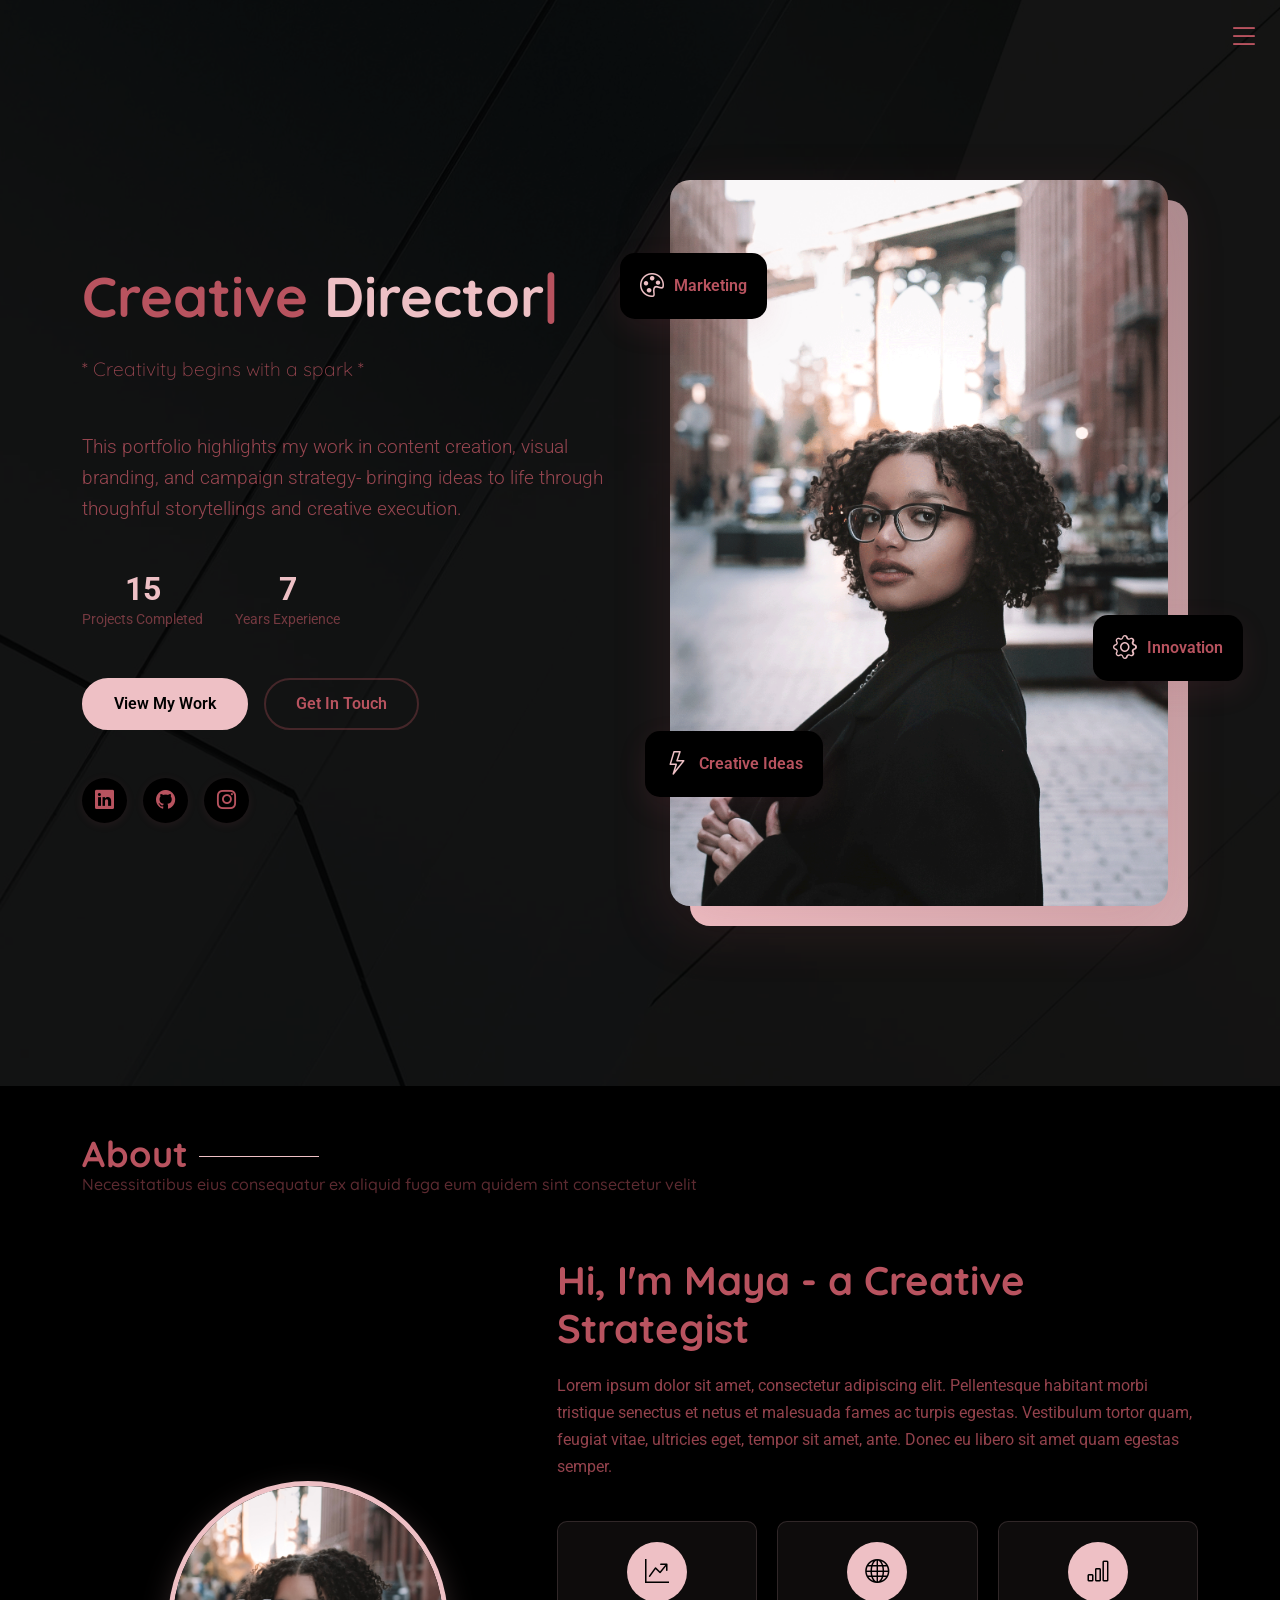
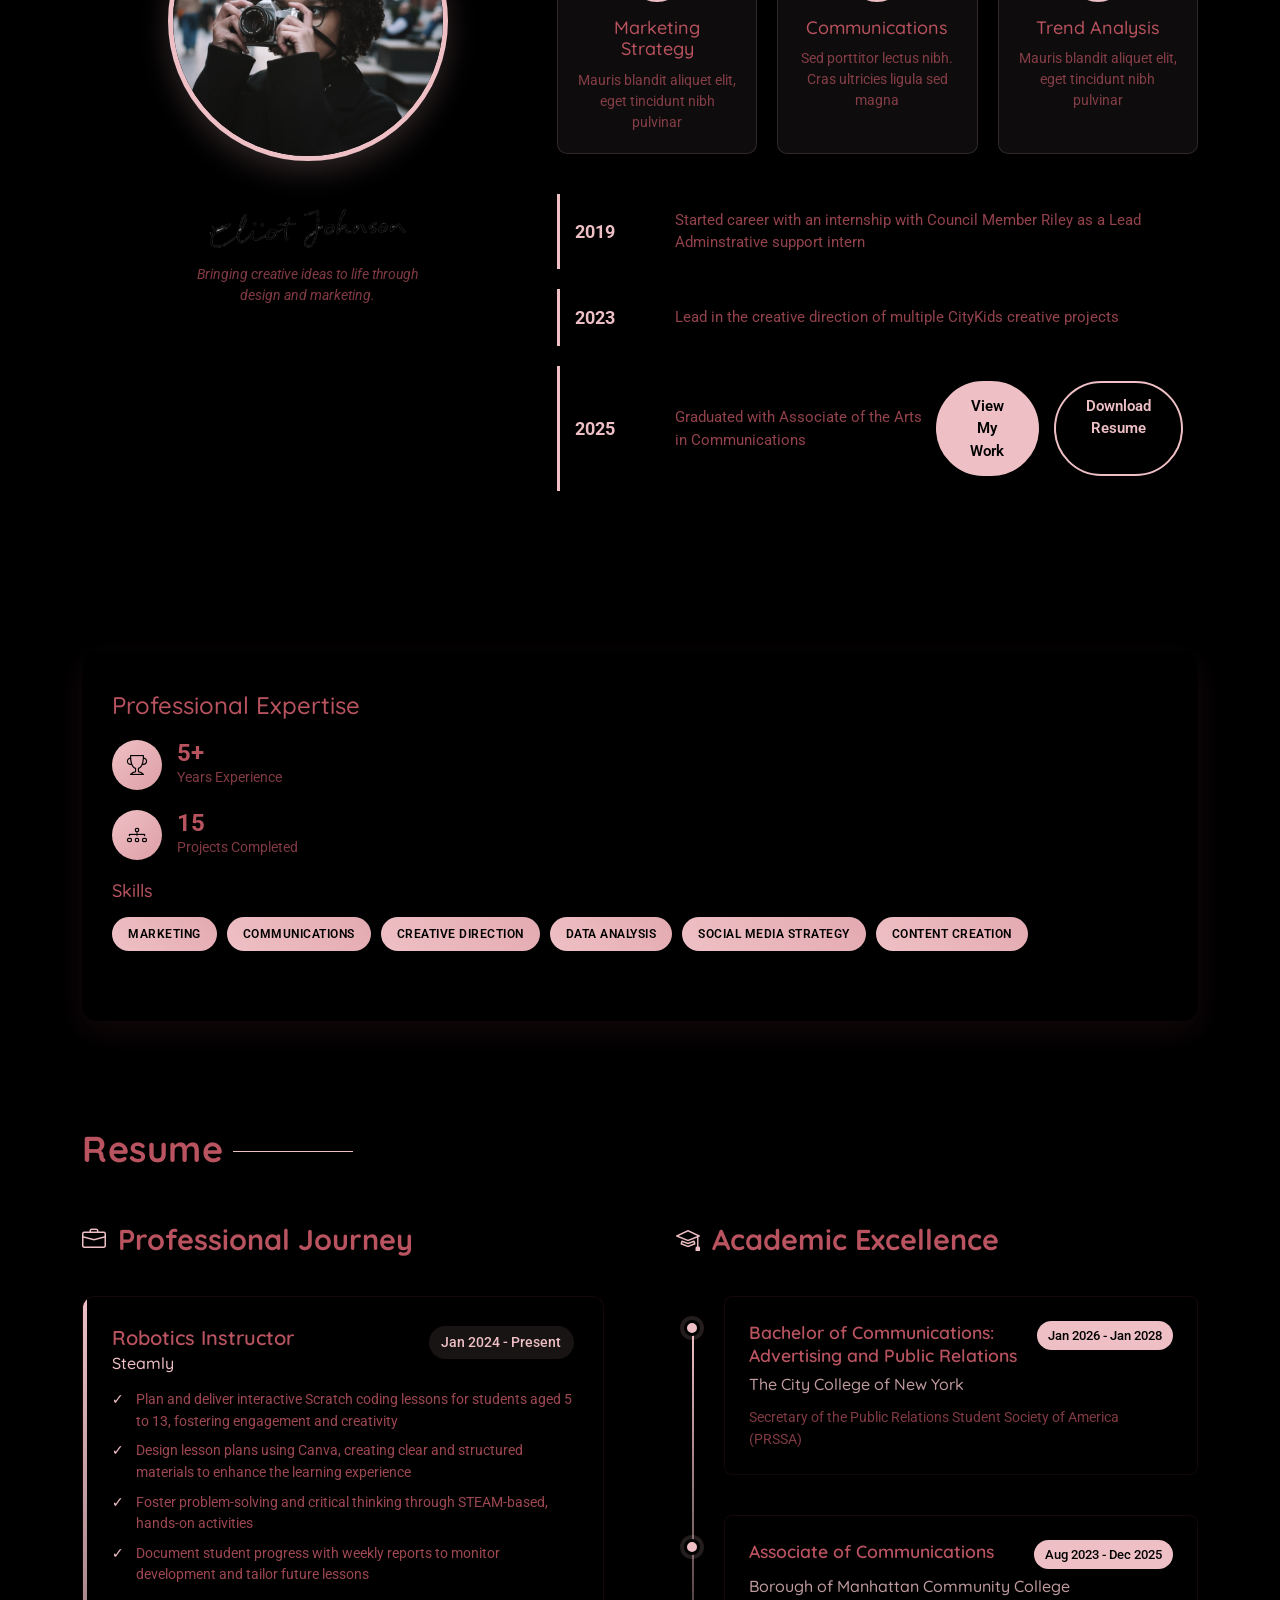
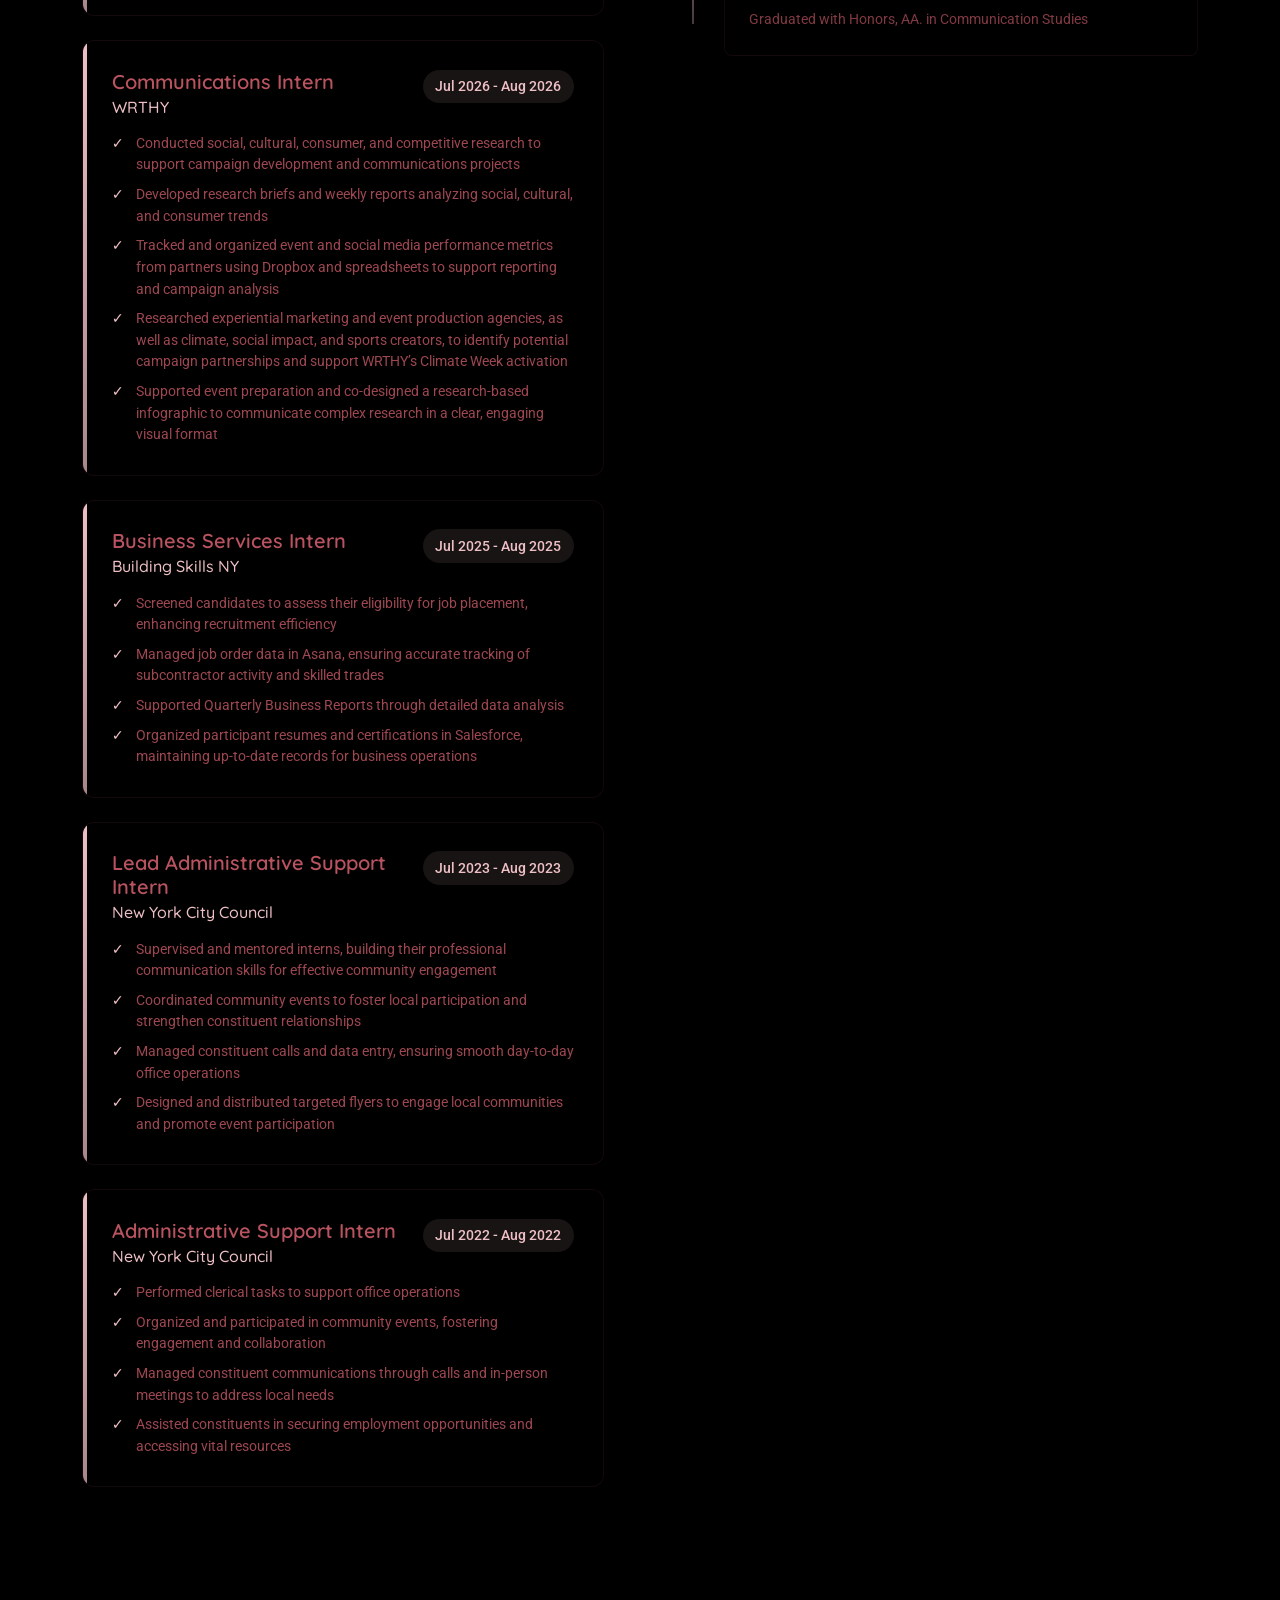
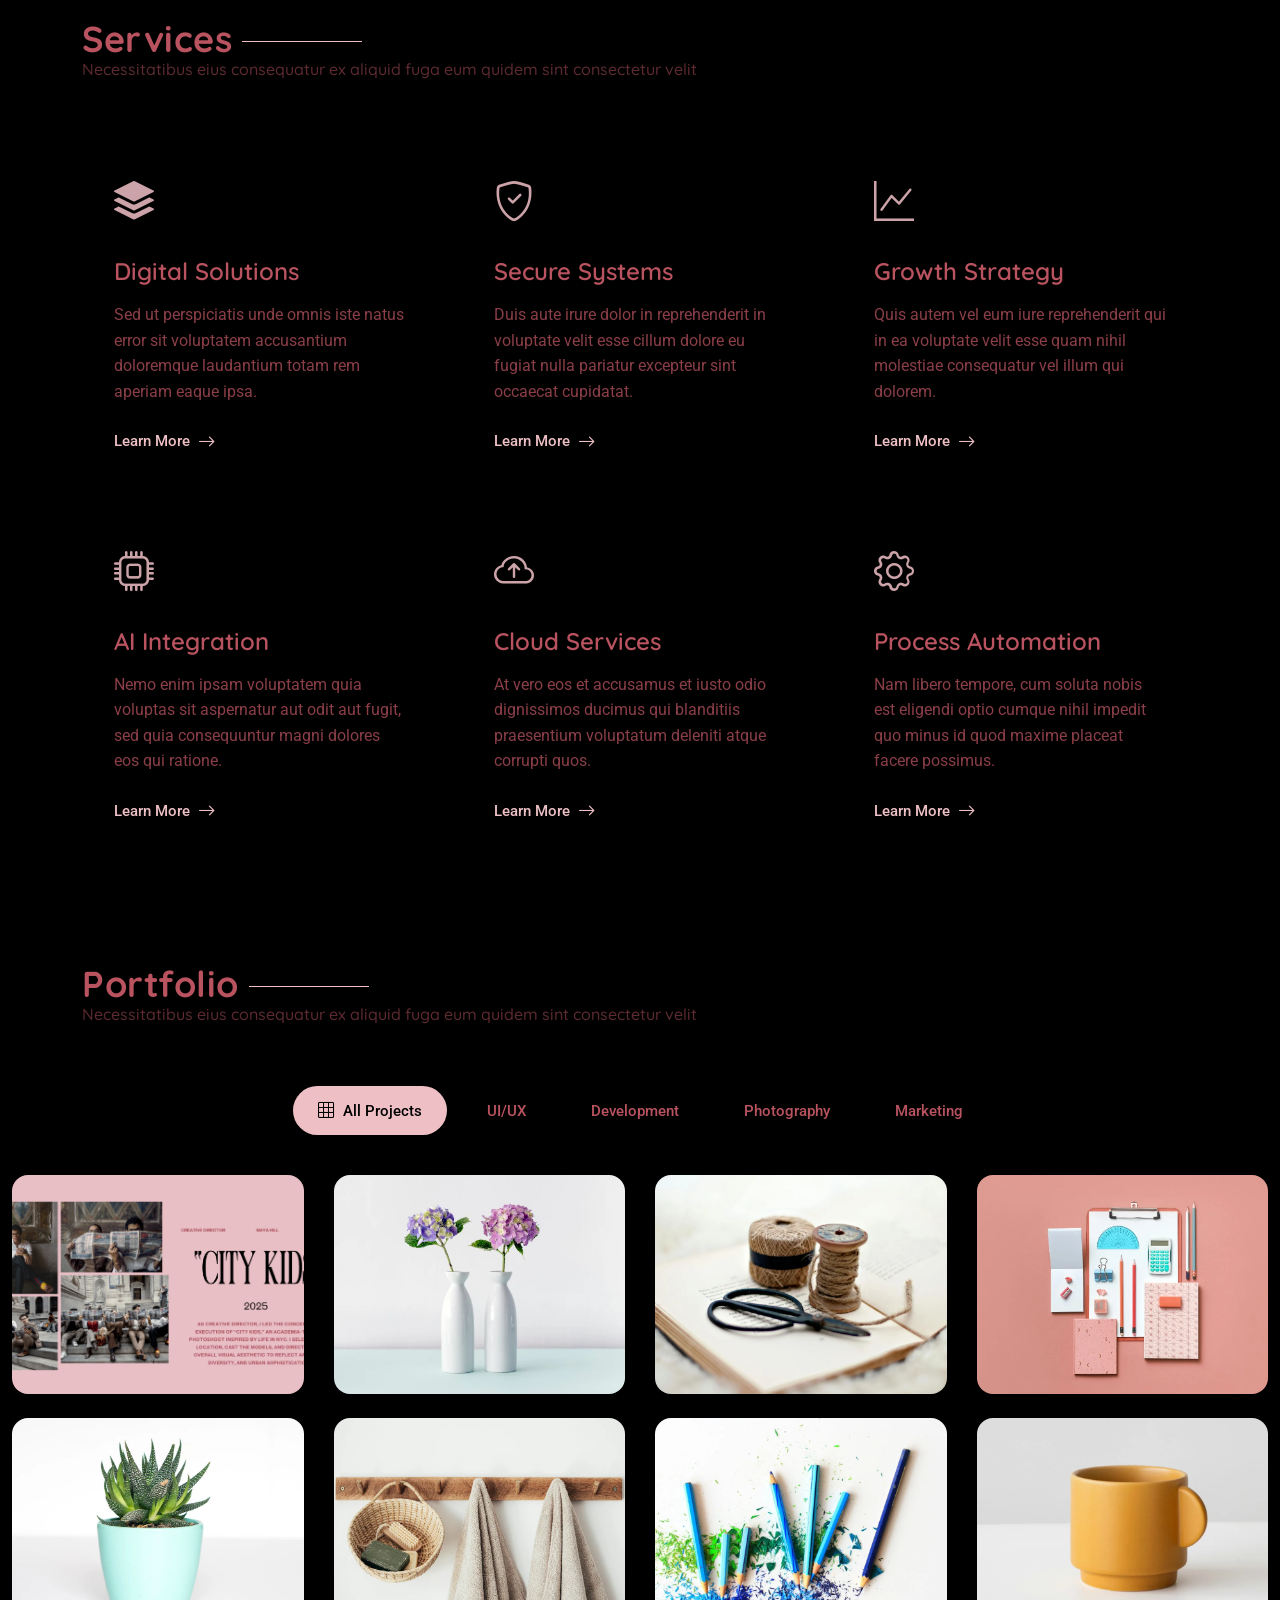
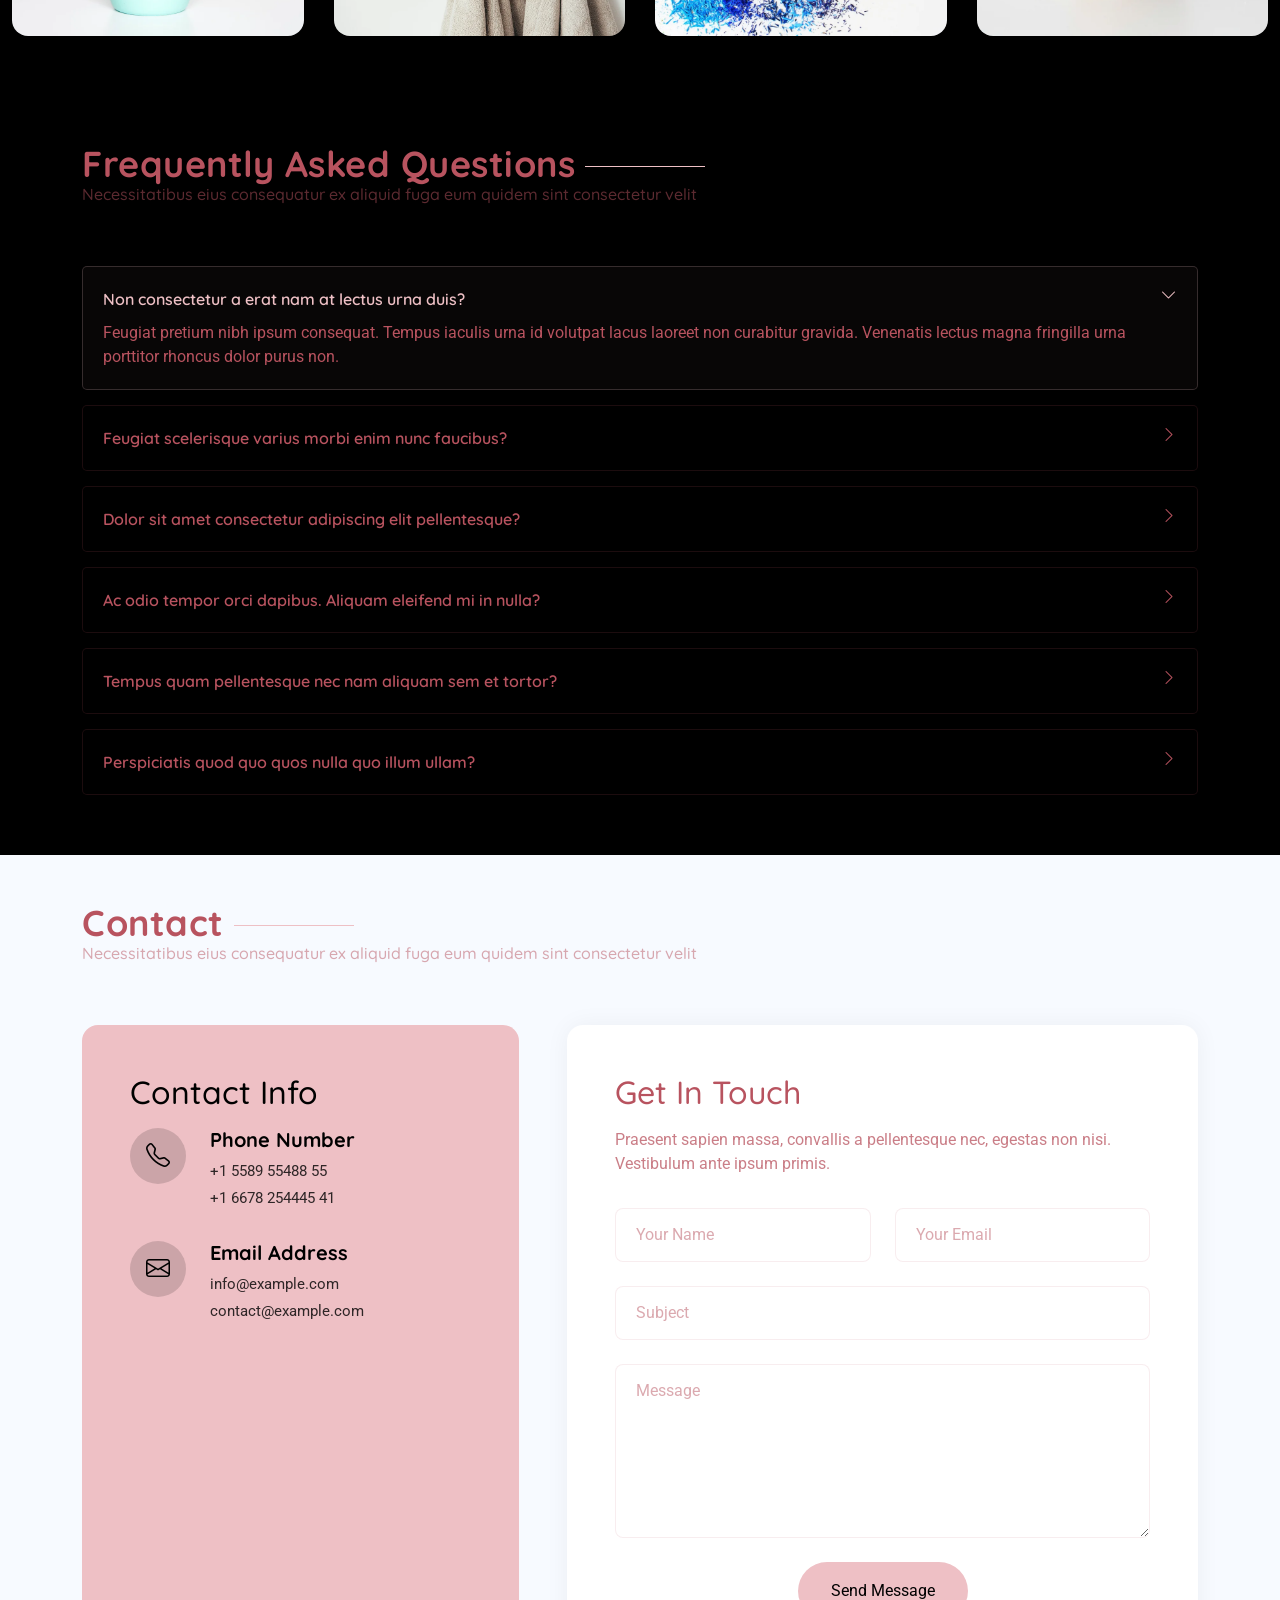
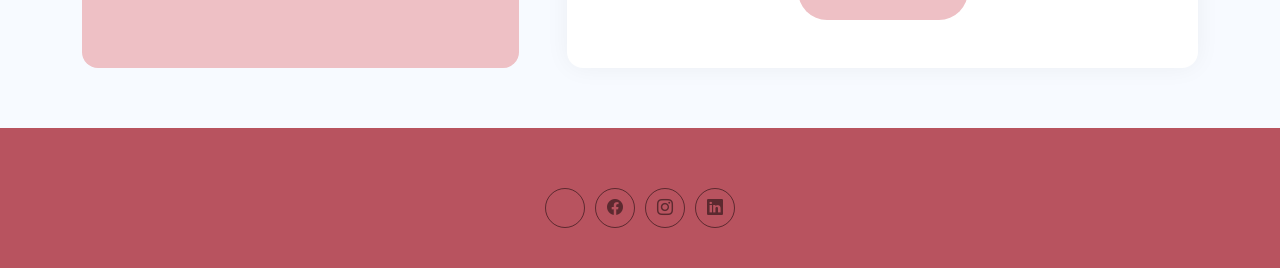
<file: index.html>
<!DOCTYPE html>
<html lang="en">

<head>
  <meta charset="utf-8">
  <meta content="width=device-width, initial-scale=1.0" name="viewport">
  <title>Maya Hill</title>
  <meta name="description" content="">
  <meta name="keywords" content="">

  <!-- Favicons -->
  <link href="assets/img/favicon.png" rel="icon">
  <link href="assets/img/apple-touch-icon.png" rel="apple-touch-icon">

  <!-- Fonts -->
  <link href="https://fonts.googleapis.com" rel="preconnect">
  <link href="https://fonts.gstatic.com" rel="preconnect" crossorigin>
  <link href="https://fonts.googleapis.com/css2?family=Roboto:ital,wght@0,100;0,300;0,400;0,500;0,700;0,900;1,100;1,300;1,400;1,500;1,700;1,900&family=Open+Sans:ital,wght@0,300;0,400;0,500;0,600;0,700;0,800;1,300;1,400;1,500;1,600;1,700;1,800&family=Quicksand:wght@300;400;500;600;700&display=swap" rel="stylesheet">

  <!-- Vendor CSS Files -->
  <link href="assets/vendor/bootstrap/css/bootstrap.min.css" rel="stylesheet">
  <link href="assets/vendor/bootstrap-icons/bootstrap-icons.css" rel="stylesheet">
  <link href="assets/vendor/aos/aos.css" rel="stylesheet">
  <link href="assets/vendor/glightbox/css/glightbox.min.css" rel="stylesheet">
  <link href="assets/vendor/swiper/swiper-bundle.min.css" rel="stylesheet">

  <!-- Main CSS File -->
  <link href="assets/css/main.css" rel="stylesheet">


</head>

<body class="index-page">

  <header id="header" class="header d-flex align-items-center fixed-top">
    <div class="container-fluid position-relative d-flex align-items-center justify-content-between">

      <a href="index.html" class="logo d-flex align-items-center">
        <!-- Uncomment the line below if you also wish to use an image logo -->
        <!-- <img src="assets/img/logo.webp" alt=""> -->
        <!-- Uncomment the line below if you also wish to use an text logo -->
        <!-- <h1 class="sitename">Style</h1>  -->
      </a>

      <nav id="navmenu" class="navmenu">

        <div class="profile-img">
          <img src="assets/img/profile/profile-square-1.webp" alt="" class="img-fluid rounded-circle">
        </div>

        <a href="index.html" class="logo d-flex align-items-center justify-content-center active">
          <!-- Uncomment the line below if you also wish to use an image logo -->
          <!-- <img src="assets/img/logo.webp" alt=""> -->
          <h1 class="sitename">Alex Smith</h1>
        </a>

        <div class="social-links text-center">
          <a href="#" class="twitter"><i class="bi bi-twitter-x"></i></a>
          <a href="#" class="facebook"><i class="bi bi-facebook"></i></a>
          <a href="#" class="instagram"><i class="bi bi-instagram"></i></a>
          <a href="#" class="google-plus"><i class="bi bi-skype"></i></a>
          <a href="#" class="linkedin"><i class="bi bi-linkedin"></i></a>
        </div>

        <ul>
          <li><a href="#hero">Home</a></li>
          <li><a href="#about">About</a></li>
          <li><a href="#resume">Resume</a></li>
          <li><a href="#portfolio">Portfolio</a></li>
          <li><a href="#services">Services</a></li>
          <li class="dropdown"><a href="#"><span>Dropdown</span> <i class="bi bi-chevron-down toggle-dropdown"></i></a>
            <ul>
              <li><a href="#">Dropdown 1</a></li>
              <li class="dropdown"><a href="#"><span>Deep Dropdown</span> <i class="bi bi-chevron-down toggle-dropdown"></i></a>
                <ul>
                  <li><a href="#">Deep Dropdown 1</a></li>
                  <li><a href="#">Deep Dropdown 2</a></li>
                  <li><a href="#">Deep Dropdown 3</a></li>
                  <li><a href="#">Deep Dropdown 4</a></li>
                  <li><a href="#">Deep Dropdown 5</a></li>
                </ul>
              </li>
              <li><a href="#">Dropdown 2</a></li>
              <li><a href="#">Dropdown 3</a></li>
              <li><a href="#">Dropdown 4</a></li>
            </ul>
          </li>
          <li><a href="#contact">Contact</a></li>
        </ul>
        <i class="mobile-nav-toggle d-xl-none bi bi-list"></i>
      </nav>

    </div>
  </header>

  <main class="main">

    <!-- Hero Section -->
    <section id="hero" class="hero section">

      <div class="container">
        <div class="row g-0 align-items-center">

          <div class="col-lg-6 hero-content" data-aos="fade-right" data-aos-delay="100">
            <div class="content-wrapper">
              <h1 class="hero-title">Creative <span class="typed" data-typed-items="Director, Marketing, Advertising, Brand Strategist, Designer"></span></h1>
              <h3 class="lead">* Creativity begins with a spark *</h3>
              <p class="lead">This portfolio highlights my work in content creation, visual branding, and campaign strategy- bringing ideas to life through thoughful storytellings and creative execution.</p>

              <div class="hero-stats" data-aos="fade-up" data-aos-delay="200">
                <div class="stat-item">
                  <span class="purecounter" data-purecounter-start="0" data-purecounter-end="15" data-purecounter-duration="2">0</span>
                  <span class="stat-label">Projects Completed</span>
                </div>
                <div class="stat-item">
                  <span class="purecounter" data-purecounter-start="0" data-purecounter-end="7" data-purecounter-duration="2">0</span>
                  <span class="stat-label">Years Experience</span>
                </div>
                <!-- <div class="stat-item">
                  <span class="purecounter" data-purecounter-start="0" data-purecounter-end="" data-purecounter-duration="2">0</span>
                  <span class="stat-label">Happy Clients</span>
                </div> -->
              </div>

              <div class="hero-actions" data-aos="fade-up" data-aos-delay="300">
                <a href="#portfolio" class="btn btn-primary">View My Work</a>
                <a href="#contact" class="btn btn-outline">Get In Touch</a>
              </div>

              <div class="social-links" data-aos="fade-up" data-aos-delay="400">
                <!-- <a href="#"><i class="bi bi-twitter"></i></a> -->
                <a href="#"><i class="bi bi-linkedin"></i></a>
                <a href="#"><i class="bi bi-github"></i></a>
                <a href="#"><i class="bi bi-instagram"></i></a>
              </div>
            </div>
          </div>

          <div class="col-lg-6 hero-image" data-aos="fade-left" data-aos-delay="200">
            <div class="image-container">
              <div class="floating-elements">
                <div class="floating-card card-1" data-aos="zoom-in" data-aos-delay="300">
                  <i class="bi bi-palette"></i>
                  <span>Marketing</span>
                </div>
                <div class="floating-card card-2" data-aos="zoom-in" data-aos-delay="400">
                  <i class="bi bi-gear"></i>
                  <span>Innovation</span>
                </div>
                <div class="floating-card card-3" data-aos="zoom-in" data-aos-delay="500">
                  <i class="bi bi-lightning"></i>
                  <span>Creative Ideas</span>
                </div>
              </div>
              <img src="./assets/img_/profile/img_1.gif" alt="Portfolio Hero" class="img-fluid hero-main-image">
              <div class="image-overlay"></div>
            </div>
          </div>

        </div>
      </div>

    </section><!-- /Hero Section -->

    <!-- About Section -->
    <section id="about" class="about section">

      <!-- Section Title -->
      <div class="container section-title">
        <h2>About</h2>
        <p>Necessitatibus eius consequatur ex aliquid fuga eum quidem sint consectetur velit</p>
      </div><!-- End Section Title -->

      <div class="container" data-aos="fade-up" data-aos-delay="100">

        <div class="row align-items-center">

          <div class="col-lg-5" data-aos="fade-right" data-aos-delay="200">
            <div class="profile-image-wrapper">
              <div class="profile-image">
                <img src="./assets/img_/profile/img_2.jpeg" alt="Profile" class="img-fluid">
              </div>
              <div class="signature-section">
                <img src="assets/img/misc/signature-1.webp" alt="Signature" class="signature">
                <p class="quote">Bringing creative ideas to life through design and marketing.</p>
              </div>
            </div>
          </div>

          <div class="col-lg-7" data-aos="fade-left" data-aos-delay="300">
            <div class="about-content">
              <div class="intro">
                <h2>Hi, I'm Maya - a Creative Strategist</h2>
                <p>Lorem ipsum dolor sit amet, consectetur adipiscing elit. Pellentesque habitant morbi tristique senectus et netus et malesuada fames ac turpis egestas. Vestibulum tortor quam, feugiat vitae, ultricies eget, tempor sit amet, ante. Donec eu libero sit amet quam egestas semper.</p>
              </div>

              <div class="skills-grid">
                <div class="skill-item" data-aos="zoom-in" data-aos-delay="400">
                  <div class="skill-icon">
                    <i class="bi bi-graph-up-arrow"></i>
                  </div>
                  <h4>Marketing Strategy</h4>
                  <p>Mauris blandit aliquet elit, eget tincidunt nibh pulvinar</p>
                </div>
                <div class="skill-item" data-aos="zoom-in" data-aos-delay="450">
                  <div class="skill-icon">
                    <i class="bi bi-globe"></i>
                  </div>
                  <h4>Communications</h4>
                  <p>Sed porttitor lectus nibh. Cras ultricies ligula sed magna</p>
                </div>
                <div class="skill-item" data-aos="zoom-in" data-aos-delay="400">
                  <div class="skill-icon">
                    <i class="bi bi-bar-chart"></i>
                  </div>
                  <h4>Trend Analysis</h4>
                  <p>Mauris blandit aliquet elit, eget tincidunt nibh pulvinar</p>
                </div>
              </div>

              <div class="journey-timeline" data-aos="fade-up" data-aos-delay="300">
                <div class="timeline-item">
                  <div class="year">2019</div>
                  <div class="description">Started career with an internship with Council Member Riley as a Lead Adminstrative support intern</div>
                </div>
                <div class="timeline-item">
                  <div class="year">2023</div>
                  <div class="description">Lead in the creative direction of multiple CityKids creative projects</div>
                </div>
                <div class="timeline-item">
                  <div class="year">2025</div>
                  <div class="description">Graduated with Associate of the Arts in Communications<div>
                </div>
              </div>
            </br>
              <div class="cta-section" data-aos="fade-up" data-aos-delay="400">
                <!-- <div class="fun-fact">
                  <span class="emoji">☕</span>
                  <span class="text">Coffee-fueled designer based in Portland</span>
                </div> -->
                <div class="action-buttons">
                  <a href="#portfolio" class="btn btn-primary">View My Work</a>
                  <a href="#" class="btn btn-outline">Download Resume</a>
                </div>
              </div>

            </div>
          </div>

        </div>

      </div>

    </section><!-- /About Section -->

    <!-- Skills Section -->
    <section id="skills" class="skills section">

      <div class="container" data-aos="fade-up" data-aos-delay="100">

        <!-- <div class="row">
          <div class="col-lg-8">
            <div class="skills-grid">
              <div class="row g-4">
                <div class="col-md-6" data-aos="flip-left" data-aos-delay="200">
                  <div class="skill-card">
                    <div class="skill-header">
                      <i class="bi bi-code-slash"></i>
                      <h3>Frontend Development</h3>
                    </div>
                    <div class="skills-animation">
                      <div class="skill-item">
                        <div class="skill-info">
                          <span class="skill-name">HTML/CSS</span>
                          <span class="skill-percentage">95%</span>
                        </div>
                        <div class="skill-bar progress">
                          <div class="progress-bar" role="progressbar" aria-valuenow="95" aria-valuemin="0" aria-valuemax="100"></div>
                        </div>
                      </div>

                      <div class="skill-item">
                        <div class="skill-info">
                          <span class="skill-name">JavaScript</span>
                          <span class="skill-percentage">88%</span>
                        </div>
                        <div class="skill-bar progress">
                          <div class="progress-bar" role="progressbar" aria-valuenow="88" aria-valuemin="0" aria-valuemax="100"></div>
                        </div>
                      </div>

                      <div class="skill-item">
                        <div class="skill-info">
                          <span class="skill-name">Vue.js</span>
                          <span class="skill-percentage">82%</span>
                        </div>
                        <div class="skill-bar progress">
                          <div class="progress-bar" role="progressbar" aria-valuenow="82" aria-valuemin="0" aria-valuemax="100"></div>
                        </div>
                      </div>
                    </div> 
                  </div>-->
                  <!-- End Frontend Card -->
                <!-- </div>

                <div class="col-md-6" data-aos="flip-left" data-aos-delay="300">
                  <div class="skill-card">
                    <div class="skill-header">
                      <i class="bi bi-server"></i>
                      <h3>Backend Development</h3>
                    </div>
                    <div class="skills-animation">
                      <div class="skill-item">
                        <div class="skill-info">
                          <span class="skill-name">PHP</span>
                          <span class="skill-percentage">78%</span>
                        </div>
                        <div class="skill-bar progress">
                          <div class="progress-bar" role="progressbar" aria-valuenow="78" aria-valuemin="0" aria-valuemax="100"></div>
                        </div>
                      </div>

                      <div class="skill-item">
                        <div class="skill-info">
                          <span class="skill-name">Laravel</span>
                          <span class="skill-percentage">75%</span>
                        </div>
                        <div class="skill-bar progress">
                          <div class="progress-bar" role="progressbar" aria-valuenow="75" aria-valuemin="0" aria-valuemax="100"></div>
                        </div>
                      </div>

                      <div class="skill-item">
                        <div class="skill-info">
                          <span class="skill-name">MySQL</span>
                          <span class="skill-percentage">72%</span>
                        </div>
                        <div class="skill-bar progress">
                          <div class="progress-bar" role="progressbar" aria-valuenow="72" aria-valuemin="0" aria-valuemax="100"></div>
                        </div>
                      </div>
                    </div>
                  </div> -->
                  <!-- End Backend Card -->
                <!--</div>

                 <div class="col-md-6" data-aos="flip-left" data-aos-delay="400">
                  <div class="skill-card">
                    <div class="skill-header">
                      <i class="bi bi-palette"></i>
                      <h3>Design &amp; Tools</h3>
                    </div>
                    <div class="skills-animation">
                      <div class="skill-item">
                        <div class="skill-info">
                          <span class="skill-name">Figma</span>
                          <span class="skill-percentage">85%</span>
                        </div>
                        <div class="skill-bar progress">
                          <div class="progress-bar" role="progressbar" aria-valuenow="85" aria-valuemin="0" aria-valuemax="100"></div>
                        </div>
                      </div>

                      <div class="skill-item">
                        <div class="skill-info">
                          <span class="skill-name">Photoshop</span>
                          <span class="skill-percentage">70%</span>
                        </div>
                        <div class="skill-bar progress">
                          <div class="progress-bar" role="progressbar" aria-valuenow="70" aria-valuemin="0" aria-valuemax="100"></div>
                        </div>
                      </div>

                      <div class="skill-item">
                        <div class="skill-info">
                          <span class="skill-name">Illustrator</span>
                          <span class="skill-percentage">68%</span>
                        </div>
                        <div class="skill-bar progress">
                          <div class="progress-bar" role="progressbar" aria-valuenow="68" aria-valuemin="0" aria-valuemax="100"></div>
                        </div>
                      </div>
                    </div> 
                  </div> --><!-- End Design Card -->
                <!-- </div>

                <div class="col-md-6" data-aos="flip-left" data-aos-delay="500">
                  <div class="skill-card">
                    <div class="skill-header">
                      <i class="bi bi-cloud"></i>
                      <h3>Cloud &amp; DevOps</h3>
                    </div>
                    <div class="skills-animation">
                      <div class="skill-item">
                        <div class="skill-info">
                          <span class="skill-name">AWS</span>
                          <span class="skill-percentage">76%</span>
                        </div>
                        <div class="skill-bar progress">
                          <div class="progress-bar" role="progressbar" aria-valuenow="76" aria-valuemin="0" aria-valuemax="100"></div>
                        </div>
                      </div>

                      <div class="skill-item">
                        <div class="skill-info">
                          <span class="skill-name">Docker</span>
                          <span class="skill-percentage">73%</span>
                        </div>
                        <div class="skill-bar progress">
                          <div class="progress-bar" role="progressbar" aria-valuenow="73" aria-valuemin="0" aria-valuemax="100"></div>
                        </div>
                      </div>

                      <div class="skill-item">
                        <div class="skill-info">
                          <span class="skill-name">Git</span>
                          <span class="skill-percentage">90%</span>
                        </div>
                        <div class="skill-bar progress">
                          <div class="progress-bar" role="progressbar" aria-valuenow="90" aria-valuemin="0" aria-valuemax="100"></div>
                        </div>
                      </div>
                    </div> 
                  </div>-->
                  <!-- End DevOps Card -->
                <!-- </div>
              </div> 
            </div>-->
            <!-- End Skills Grid -->
          <!-- </div> -->

          <div class="col-lg-12">
            <div class="skills-summary" data-aos="fade-left" data-aos-delay="200">
              <h3>Professional Expertise</h3>
              <!-- <p>Lorem ipsum dolor sit amet, consectetur adipiscing elit. Sed do eiusmod tempor incididunt ut labore et dolore magna aliqua. Ut enim ad minim veniam.</p> -->

              <div class="summary-stats">
                <div class="stat-item" data-aos="zoom-in" data-aos-delay="300">
                  <div class="stat-circle">
                    <i class="bi bi-trophy"></i>
                  </div>
                  <div class="stat-info">
                    <span class="stat-number">5+</span>
                    <span class="stat-label">Years Experience</span>
                  </div>
                </div>

                <div class="stat-item" data-aos="zoom-in" data-aos-delay="400">
                  <div class="stat-circle">
                    <i class="bi bi-diagram-3"></i>
                  </div>
                  <div class="stat-info">
                    <span class="stat-number">15</span>
                    <span class="stat-label">Projects Completed</span>
                  </div>
                </div>

                <!-- <div class="stat-item" data-aos="zoom-in" data-aos-delay="500">
                  <div class="stat-circle">
                    <i class="bi bi-people"></i>
                  </div>
                  <div class="stat-info">
                    <span class="stat-number">30+</span>
                    <span class="stat-label">Happy Clients</span>
                  </div>
                </div>
              </div> -->

              <div class="skills-badges" data-aos="fade-up" data-aos-delay="600">
                <h4>Skills</h4>
                <div class="badge-list">
                  <div class="skill-badge">Marketing</div>
                  <div class="skill-badge">Communications</div>
                  <div class="skill-badge">Creative Direction</div>
                  <div class="skill-badge">Data Analysis</div>
                  <div class="skill-badge">Social Media Strategy</div>
                  <div class="skill-badge">Content Creation</div>
                </div>
              </div>
            </div>
            <!-- End Skills Summary -->
          </div>
        </div>

      </div>

    </section><!-- /Skills Section -->

    <!-- Resume Section -->
    <section id="resume" class="resume section">

      <!-- Section Title -->
      <div class="container section-title">
        <h2>Resume</h2>
        <!-- <p>Necessitatibus eius consequatur ex aliquid fuga eum quidem sint consectetur velit</p> -->
      </div><!-- End Section Title -->

      <div class="container" data-aos="fade-up" data-aos-delay="100">

        <div class="row">
          <div class="col-lg-6" data-aos="fade-right" data-aos-delay="200">
            <div class="experience-section">
              <div class="section-header">
                <h2><i class="bi bi-briefcase"></i> Professional Journey</h2>
                <!-- <p class="section-subtitle">Pellentesque habitant morbi tristique senectus et netus et malesuada fames ac turpis egestas vestibulum tortor quam.</p> -->
              </div>

              <div class="experience-cards">

                <!-- <div class="experience-card" data-aos="zoom-in" data-aos-delay="300">
                  <div class="card-header">
                    <div class="role-info">
                      <h3>Secretary</h3>
                      <h4>Steamly</h4>
                    </div>
                    <span class="duration">Mar 2026 - Present</span>
                  </div>
                  <div class="card-body">
                    <p>Vestibulum ante ipsum primis in faucibus orci luctus et ultrices posuere cubilia curae mauris viverra veniam sit amet lacus cursus.</p>
                    <ul class="achievements">
                      <li>Maintain and organize official chapter records, ensuring accurate, up-to-date documentation</li>
                      <li>Create and manage Microsoft Excel spreadsheets for effective tracking of membership and chapter data </li>
                      <li>Support project coordination and organizational planning for chapter initiatives and events</li>
                      <li>Facilitate and coordinate communication among executive board members to enhance collaboration and efficiency</li>
                    </ul>
                  </div>
                </div> -->

                <div class="experience-card" data-aos="zoom-in" data-aos-delay="300">
                  <div class="card-header">
                    <div class="role-info">
                      <h3>Robotics Instructor</h3>
                      <h4>Steamly</h4>
                    </div>
                    <span class="duration">Jan 2024 - Present</span>
                  </div>
                  <div class="card-body">
                    <!-- <p>Vestibulum ante ipsum primis in faucibus orci luctus et ultrices posuere cubilia curae mauris viverra veniam sit amet lacus cursus.</p> -->
                    <ul class="achievements">
                      <li>Plan and deliver interactive Scratch coding lessons for students aged 5 to 13, fostering engagement and creativity</li>
                      <li>Design lesson plans using Canva, creating clear and structured materials to enhance the learning experience</li>
                      <li>Foster problem-solving and critical thinking through STEAM-based, hands-on activities</li>
                      <li>Document student progress with weekly reports to monitor development and tailor future lessons</li>
                    </ul>
                  </div>
                </div>

                <div class="experience-card" data-aos="zoom-in" data-aos-delay="300">
                  <div class="card-header">
                    <div class="role-info">
                      <h3>Communications Intern</h3>
                      <h4>WRTHY</h4>
                    </div>
                    <span class="duration">Jul 2026 - Aug 2026</span>
                  </div>
                  <div class="card-body">
                    <!-- <p>Vestibulum ante ipsum primis in faucibus orci luctus et ultrices posuere cubilia curae mauris viverra veniam sit amet lacus cursus.</p> -->
                    <ul class="achievements">
                      <li>Conducted social, cultural, consumer, and competitive research to support campaign development and communications projects</li>
                      <li>Developed research briefs and weekly reports analyzing social, cultural, and consumer trends</li>
                      <li>Tracked and organized event and social media performance metrics from partners using Dropbox and spreadsheets to support reporting and campaign analysis</li>
                      <li>Researched experiential marketing and event production agencies, as well as climate, social impact, and sports creators, to identify potential campaign partnerships and support WRTHY’s Climate Week activation</li>
                      <li>Supported event preparation and co-designed a research-based infographic to communicate complex research in a clear, engaging visual format</li>
                    </ul>
                  </div>
                </div>

                
                <div class="experience-card" data-aos="zoom-in" data-aos-delay="300">
                  <div class="card-header">
                    <div class="role-info">
                      <h3>Business Services Intern</h3>
                      <h4>Building Skills NY</h4>
                    </div>
                    <span class="duration">Jul 2025 - Aug 2025</span>
                  </div>
                  <div class="card-body">
                    <!-- <p>Vestibulum ante ipsum primis in faucibus orci luctus et ultrices posuere cubilia curae mauris viverra veniam sit amet lacus cursus.</p> -->
                    <ul class="achievements">
                      <li>Screened candidates to assess their eligibility for job placement, enhancing recruitment efficiency</li>
                      <li>Managed job order data in Asana, ensuring accurate tracking of subcontractor activity and skilled trades</li>
                      <li>Supported Quarterly Business Reports through detailed data analysis</li>
                      <li>Organized participant resumes and certifications in Salesforce, maintaining up-to-date records for business operations</li>
                    </ul>
                  </div>
                </div>


                <div class="experience-card" data-aos="zoom-in" data-aos-delay="300">
                  <div class="card-header">
                    <div class="role-info">
                      <h3>Lead Administrative Support Intern</h3>
                      <h4>New York City Council</h4>
                    </div>
                    <span class="duration">Jul 2023 - Aug 2023</span>
                  </div>
                  <div class="card-body">
                    <!-- <p>Vestibulum ante ipsum primis in faucibus orci luctus et ultrices posuere cubilia curae mauris viverra veniam sit amet lacus cursus.</p> -->
                    <ul class="achievements">
                      <li>Supervised and mentored interns, building their professional communication skills for effective community engagement</li>
                      <li>Coordinated community events to foster local participation and strengthen constituent relationships</li>
                      <li>Managed constituent calls and data entry, ensuring smooth day-to-day office operations</li>
                      <li>Designed and distributed targeted flyers to engage local communities and promote event participation</li>
                    </ul>
                  </div>
                </div>

                <div class="experience-card" data-aos="zoom-in" data-aos-delay="300">
                  <div class="card-header">
                    <div class="role-info">
                      <h3>Administrative Support Intern</h3>
                      <h4>New York City Council</h4>
                    </div>
                    <span class="duration">Jul 2022 - Aug 2022</span>
                  </div>
                  <div class="card-body">
                    <!-- <p>Vestibulum ante ipsum primis in faucibus orci luctus et ultrices posuere cubilia curae mauris viverra veniam sit amet lacus cursus.</p> -->
                    <ul class="achievements">
                      <li>Performed clerical tasks to support office operations</li>
                      <li>Organized and participated in community events, fostering engagement and collaboration</li>
                      <li>Managed constituent communications through calls and in-person meetings to address local needs</li>
                      <li>Assisted constituents in securing employment opportunities and accessing vital resources</li>
                    </ul>
                  </div>
                </div>
                
              </div>
            </div>
          </div>

          <div class="col-lg-6" data-aos="fade-left" data-aos-delay="200">
            <div class="education-section">
              <div class="section-header">
                <h2><i class="bi bi-mortarboard"></i> Academic Excellence</h2>
                <!-- <p class="section-subtitle">Lorem ipsum dolor sit amet consectetuer adipiscing elit aenean commodo ligula eget dolor aenean massa.</p> -->
              </div>

              <div class="education-timeline">
                <div class="timeline-track"></div>

                <div class="education-item" data-aos="slide-up" data-aos-delay="300">
                  <div class="timeline-marker"></div>
                  <div class="education-content">
                    <div class="degree-header">
                      <h3>Bachelor of Communications: Advertising and Public Relations</h3>
                      <span class="year">Jan 2026 - Jan 2028</span>
                    </div>
                    <h4 class="institution">The City College of New York</h4>
                    <p>Secretary of the Public Relations Student Society of America (PRSSA)</p>
                  </div>
                </div>

                <div class="education-item" data-aos="slide-up" data-aos-delay="400">
                  <div class="timeline-marker"></div>
                  <div class="education-content">
                    <div class="degree-header">
                      <h3>Associate of Communications</h3>
                      <span class="year">Aug 2023 - Dec 2025</span>
                    </div>
                    <h4 class="institution">Borough of Manhattan Community College</h4>
                    <p>Graduated with Honors, AA. in Communication Studies</p>
                  </div>
                </div>
                
              </div>
            </div>
          </div>
        </div>

      </div>

    </section><!-- /Resume Section -->

    <!-- Services Section -->
    <section id="services" class="services section">

      <!-- Section Title -->
      <div class="container section-title">
        <h2>Services</h2>
        <p>Necessitatibus eius consequatur ex aliquid fuga eum quidem sint consectetur velit</p>
      </div><!-- End Section Title -->

      <div class="container" data-aos="fade-up" data-aos-delay="100">

        <div class="row g-4">

          <!-- Card 1 -->
          <div class="col-lg-4 col-md-6" data-aos="fade-up" data-aos-delay="100">
            <div class="service-item">
              <div class="icon">
                <i class="bi bi-stack"></i>
              </div>
              <h3>Digital Solutions</h3>
              <p>Sed ut perspiciatis unde omnis iste natus error sit voluptatem accusantium doloremque laudantium totam rem aperiam eaque ipsa.</p>
              <div class="card-links">
                <a href="#" class="link-item">
                  Learn More
                  <i class="bi bi-arrow-right"></i>
                </a>
              </div>
            </div>
          </div><!-- End Service Item -->

          <!-- Card 2 -->
          <div class="col-lg-4 col-md-6" data-aos="fade-up" data-aos-delay="200">
            <div class="service-item">
              <div class="icon">
                <i class="bi bi-shield-check"></i>
              </div>
              <h3>Secure Systems</h3>
              <p>Duis aute irure dolor in reprehenderit in voluptate velit esse cillum dolore eu fugiat nulla pariatur excepteur sint occaecat cupidatat.</p>
              <div class="card-links">
                <a href="#" class="link-item">
                  Learn More
                  <i class="bi bi-arrow-right"></i>
                </a>
              </div>
            </div>
          </div><!-- End Service Item -->

          <!-- Card 3 -->
          <div class="col-lg-4 col-md-6" data-aos="fade-up" data-aos-delay="300">
            <div class="service-item">
              <div class="icon">
                <i class="bi bi-graph-up"></i>
              </div>
              <h3>Growth Strategy</h3>
              <p>Quis autem vel eum iure reprehenderit qui in ea voluptate velit esse quam nihil molestiae consequatur vel illum qui dolorem.</p>
              <div class="card-links">
                <a href="#" class="link-item">
                  Learn More
                  <i class="bi bi-arrow-right"></i>
                </a>
              </div>
            </div>
          </div><!-- End Service Item -->

          <!-- Card 4 -->
          <div class="col-lg-4 col-md-6" data-aos="fade-up" data-aos-delay="100">
            <div class="service-item">
              <div class="icon">
                <i class="bi bi-cpu"></i>
              </div>
              <h3>AI Integration</h3>
              <p>Nemo enim ipsam voluptatem quia voluptas sit aspernatur aut odit aut fugit, sed quia consequuntur magni dolores eos qui ratione.</p>
              <div class="card-links">
                <a href="#" class="link-item">
                  Learn More
                  <i class="bi bi-arrow-right"></i>
                </a>
              </div>
            </div>
          </div><!-- End Service Item -->

          <!-- Card 5 -->
          <div class="col-lg-4 col-md-6" data-aos="fade-up" data-aos-delay="200">
            <div class="service-item">
              <div class="icon">
                <i class="bi bi-cloud-arrow-up"></i>
              </div>
              <h3>Cloud Services</h3>
              <p>At vero eos et accusamus et iusto odio dignissimos ducimus qui blanditiis praesentium voluptatum deleniti atque corrupti quos.</p>
              <div class="card-links">
                <a href="#" class="link-item">
                  Learn More
                  <i class="bi bi-arrow-right"></i>
                </a>
              </div>
            </div>
          </div><!-- End Service Item -->

          <!-- Card 6 -->
          <div class="col-lg-4 col-md-6" data-aos="fade-up" data-aos-delay="300">
            <div class="service-item">
              <div class="icon">
                <i class="bi bi-gear"></i>
              </div>
              <h3>Process Automation</h3>
              <p>Nam libero tempore, cum soluta nobis est eligendi optio cumque nihil impedit quo minus id quod maxime placeat facere possimus.</p>
              <div class="card-links">
                <a href="#" class="link-item">
                  Learn More
                  <i class="bi bi-arrow-right"></i>
                </a>
              </div>
            </div>
          </div><!-- End Service Item -->

        </div>

      </div>

    </section><!-- /Services Section -->

    <!-- Portfolio Section -->
    <section id="portfolio" class="portfolio section">

      <!-- Section Title -->
      <div class="container section-title">
        <h2>Portfolio</h2>
        <p>Necessitatibus eius consequatur ex aliquid fuga eum quidem sint consectetur velit</p>
      </div><!-- End Section Title -->

      <div class="container-fluid" data-aos="fade-up" data-aos-delay="100">

        <div class="isotope-layout" data-default-filter="*" data-layout="masonry" data-sort="original-order">

          <ul class="portfolio-filters isotope-filters" data-aos="fade-up" data-aos-delay="200">
            <li data-filter="*" class="filter-active">
              <i class="bi bi-grid-3x3"></i> All Projects
            </li>
            <li data-filter=".filter-ui">
              UI/UX
            </li>
            <li data-filter=".filter-development">
              Development
            </li>
            <li data-filter=".filter-photography">
              Photography
            </li>
            <li data-filter=".filter-marketing">
              Marketing
            </li>
          </ul>

          <div class="row g-4 isotope-container" data-aos="fade-up" data-aos-delay="300">

            <div class="col-xl-3 col-lg-4 col-md-6 portfolio-item isotope-item filter-ui">
              <article class="portfolio-entry">
                <figure class="entry-image">
                  <img src="./assets/img_/portfolio/citykids.png" class="img-fluid" alt="" loading="lazy">
                  <div class="entry-overlay">
                    <div class="overlay-content">
                      <div class="entry-meta">City Kids</div>
                      <h3 class="entry-title">Photography Project</h3>
                      <div class="entry-links">
                        <a href="./assets/img_/portfolio/citykids.png" class="glightbox" data-gallery="portfolio-gallery-ui" data-glightbox="title: Photography Project; description: Praesent commodo cursus magna, vel scelerisque nisl consectetur.">
                          <i class="bi bi-arrows-angle-expand"></i>
                        </a>
                        <a href="portfolio-details.html">
                          <i class="bi bi-arrow-right"></i>
                        </a>
                      </div>
                    </div>
                  </div>
                </figure>
              </article>
            </div><!-- End Portfolio Item -->

            <div class="col-xl-3 col-lg-4 col-md-6 portfolio-item isotope-item filter-development">
              <article class="portfolio-entry">
                <figure class="entry-image">
                  <img src="assets/img/portfolio/portfolio-10.webp" class="img-fluid" alt="" loading="lazy">
                  <div class="entry-overlay">
                    <div class="overlay-content">
                      <div class="entry-meta">Development</div>
                      <h3 class="entry-title">E-Learning Platform</h3>
                      <div class="entry-links">
                        <a href="assets/img/portfolio/portfolio-10.webp" class="glightbox" data-gallery="portfolio-gallery-development" data-glightbox="title: E-Learning Platform; description: Nulla vitae elit libero, a pharetra augue mollis interdum.">
                          <i class="bi bi-arrows-angle-expand"></i>
                        </a>
                        <a href="portfolio-details.html">
                          <i class="bi bi-arrow-right"></i>
                        </a>
                      </div>
                    </div>
                  </div>
                </figure>
              </article>
            </div><!-- End Portfolio Item -->

            <div class="col-xl-3 col-lg-4 col-md-6 portfolio-item isotope-item filter-photography">
              <article class="portfolio-entry">
                <figure class="entry-image">
                  <img src="assets/img/portfolio/portfolio-7.webp" class="img-fluid" alt="" loading="lazy">
                  <div class="entry-overlay">
                    <div class="overlay-content">
                      <div class="entry-meta">Photography</div>
                      <h3 class="entry-title">Urban Architecture</h3>
                      <div class="entry-links">
                        <a href="assets/img/portfolio/portfolio-7.webp" class="glightbox" data-gallery="portfolio-gallery-photography" data-glightbox="title: Urban Architecture; description: Sed ut perspiciatis unde omnis iste natus error sit voluptatem.">
                          <i class="bi bi-arrows-angle-expand"></i>
                        </a>
                        <a href="portfolio-details.html">
                          <i class="bi bi-arrow-right"></i>
                        </a>
                      </div>
                    </div>
                  </div>
                </figure>
              </article>
            </div><!-- End Portfolio Item -->

            <div class="col-xl-3 col-lg-4 col-md-6 portfolio-item isotope-item filter-marketing">
              <article class="portfolio-entry">
                <figure class="entry-image">
                  <img src="assets/img/portfolio/portfolio-4.webp" class="img-fluid" alt="" loading="lazy">
                  <div class="entry-overlay">
                    <div class="overlay-content">
                      <div class="entry-meta">Marketing</div>
                      <h3 class="entry-title">Social Media Campaign</h3>
                      <div class="entry-links">
                        <a href="assets/img/portfolio/portfolio-4.webp" class="glightbox" data-gallery="portfolio-gallery-marketing" data-glightbox="title: Social Media Campaign; description: Quis autem vel eum iure reprehenderit qui in ea voluptate.">
                          <i class="bi bi-arrows-angle-expand"></i>
                        </a>
                        <a href="portfolio-details.html">
                          <i class="bi bi-arrow-right"></i>
                        </a>
                      </div>
                    </div>
                  </div>
                </figure>
              </article>
            </div><!-- End Portfolio Item -->

            <div class="col-xl-3 col-lg-4 col-md-6 portfolio-item isotope-item filter-ui">
              <article class="portfolio-entry">
                <figure class="entry-image">
                  <img src="assets/img/portfolio/portfolio-2.webp" class="img-fluid" alt="" loading="lazy">
                  <div class="entry-overlay">
                    <div class="overlay-content">
                      <div class="entry-meta">UI/UX Design</div>
                      <h3 class="entry-title">Smart Home Interface</h3>
                      <div class="entry-links">
                        <a href="assets/img/portfolio/portfolio-2.webp" class="glightbox" data-gallery="portfolio-gallery-ui" data-glightbox="title: Smart Home Interface; description: At vero eos et accusamus et iusto odio dignissimos ducimus.">
                          <i class="bi bi-arrows-angle-expand"></i>
                        </a>
                        <a href="portfolio-details.html">
                          <i class="bi bi-arrow-right"></i>
                        </a>
                      </div>
                    </div>
                  </div>
                </figure>
              </article>
            </div><!-- End Portfolio Item -->

            <div class="col-xl-3 col-lg-4 col-md-6 portfolio-item isotope-item filter-development">
              <article class="portfolio-entry">
                <figure class="entry-image">
                  <img src="assets/img/portfolio/portfolio-11.webp" class="img-fluid" alt="" loading="lazy">
                  <div class="entry-overlay">
                    <div class="overlay-content">
                      <div class="entry-meta">Development</div>
                      <h3 class="entry-title">Cloud Management System</h3>
                      <div class="entry-links">
                        <a href="assets/img/portfolio/portfolio-11.webp" class="glightbox" data-gallery="portfolio-gallery-development" data-glightbox="title: Cloud Management System; description: Temporibus autem quibusdam et aut officiis debitis.">
                          <i class="bi bi-arrows-angle-expand"></i>
                        </a>
                        <a href="portfolio-details.html">
                          <i class="bi bi-arrow-right"></i>
                        </a>
                      </div>
                    </div>
                  </div>
                </figure>
              </article>
            </div><!-- End Portfolio Item -->

            <div class="col-xl-3 col-lg-4 col-md-6 portfolio-item isotope-item filter-photography">
              <article class="portfolio-entry">
                <figure class="entry-image">
                  <img src="assets/img/portfolio/portfolio-8.webp" class="img-fluid" alt="" loading="lazy">
                  <div class="entry-overlay">
                    <div class="overlay-content">
                      <div class="entry-meta">Photography</div>
                      <h3 class="entry-title">Nature Collection</h3>
                      <div class="entry-links">
                        <a href="assets/img/portfolio/portfolio-8.webp" class="glightbox" data-gallery="portfolio-gallery-photography" data-glightbox="title: Nature Collection; description: Integer posuere erat a ante venenatis dapibus posuere velit aliquet.">
                          <i class="bi bi-arrows-angle-expand"></i>
                        </a>
                        <a href="portfolio-details.html">
                          <i class="bi bi-arrow-right"></i>
                        </a>
                      </div>
                    </div>
                  </div>
                </figure>
              </article>
            </div><!-- End Portfolio Item -->

            <div class="col-xl-3 col-lg-4 col-md-6 portfolio-item isotope-item filter-marketing">
              <article class="portfolio-entry">
                <figure class="entry-image">
                  <img src="assets/img/portfolio/portfolio-5.webp" class="img-fluid" alt="" loading="lazy">
                  <div class="entry-overlay">
                    <div class="overlay-content">
                      <div class="entry-meta">Marketing</div>
                      <h3 class="entry-title">Brand Strategy</h3>
                      <div class="entry-links">
                        <a href="assets/img/portfolio/portfolio-5.webp" class="glightbox" data-gallery="portfolio-gallery-marketing" data-glightbox="title: Brand Strategy; description: Fusce dapibus, tellus ac cursus commodo, tortor mauris condimentum.">
                          <i class="bi bi-arrows-angle-expand"></i>
                        </a>
                        <a href="portfolio-details.html">
                          <i class="bi bi-arrow-right"></i>
                        </a>
                      </div>
                    </div>
                  </div>
                </figure>
              </article>
            </div><!-- End Portfolio Item -->

          </div><!-- End Portfolio Container -->

        </div>

      </div>

    </section><!-- /Portfolio Section -->

    <!-- Testimonials Section -->
          <!--
    <section id="testimonials" class="testimonials section">
      <!-- Section Title -->
      <!-- <div class="container section-title">
        <h2>Testimonials</h2>
        <p>Necessitatibus eius consequatur ex aliquid fuga eum quidem sint consectetur velit</p>
      </div><!-- End Section Title -->

      <!-- <div class="container" data-aos="fade-up" data-aos-delay="100">

        <div class="row">
          <div class="col-12">
            <div class="critic-reviews" data-aos="fade-up" data-aos-delay="300">
              <div class="row">
                <div class="col-md-4">
                  <div class="critic-review">
                    <div class="review-quote">"</div>
                    <div class="stars">
                      <i class="bi bi-star-fill"></i>
                      <i class="bi bi-star-fill"></i>
                      <i class="bi bi-star-fill"></i>
                      <i class="bi bi-star-fill"></i>
                      <i class="bi bi-star-fill"></i>
                    </div>
                    <p>Pellentesque in ipsum id orci porta dapibus. Vivamus magna justo, lacinia eget consectetur sed, convallis at tellus.</p>
                    <div class="critic-info">
                      <div class="critic-name">The New York Times</div>
                    </div>
                  </div>
                </div>
                <div class="col-md-4">
                  <div class="critic-review">
                    <div class="review-quote">"</div>
                    <div class="stars">
                      <i class="bi bi-star-fill"></i>
                      <i class="bi bi-star-fill"></i>
                      <i class="bi bi-star-fill"></i>
                      <i class="bi bi-star-fill"></i>
                      <i class="bi bi-star-half"></i>
                    </div>
                    <p>Curabitur non nulla sit amet nisl tempus convallis quis ac lectus. Nulla quis lorem ut libero malesuada feugiat.</p>
                    <div class="critic-info">
                      <div class="critic-name">Washington Post</div>
                    </div>
                  </div>
                </div>
                <div class="col-md-4">
                  <div class="critic-review">
                    <div class="review-quote">"</div>
                    <div class="stars">
                      <i class="bi bi-star-fill"></i>
                      <i class="bi bi-star-fill"></i>
                      <i class="bi bi-star-fill"></i>
                      <i class="bi bi-star-fill"></i>
                      <i class="bi bi-star-fill"></i>
                    </div>
                    <p>Mauris blandit aliquet elit, eget tincidunt nibh pulvinar a. Vivamus suscipit tortor eget felis porttitor volutpat.</p>
                    <div class="critic-info">
                      <div class="critic-name">The Guardian</div>
                    </div>
                  </div>
                </div>
              </div>
            </div>

            <div class="testimonials-container">
              <div class="swiper testimonials-slider init-swiper" data-aos="fade-up" data-aos-delay="400">
                <script type="application/json" class="swiper-config">
                  {
                    "loop": true,
                    "speed": 600,
                    "autoplay": {
                      "delay": 5000
                    },
                    "slidesPerView": 1,
                    "spaceBetween": 30,
                    "pagination": {
                      "el": ".swiper-pagination",
                      "type": "bullets",
                      "clickable": true
                    },
                    "breakpoints": {
                      "768": {
                        "slidesPerView": 2
                      },
                      "992": {
                        "slidesPerView": 3
                      }
                    }
                  }
                </script>

                <div class="swiper-wrapper">
                  <div class="swiper-slide">
                    <div class="testimonial-item">
                      <div class="stars">
                        <i class="bi bi-star-fill"></i>
                        <i class="bi bi-star-fill"></i>
                        <i class="bi bi-star-fill"></i>
                        <i class="bi bi-star-fill"></i>
                        <i class="bi bi-star-fill"></i>
                      </div>
                      <p>
                        Proin eget tortor risus. Vestibulum ac diam sit amet quam vehicula elementum sed sit amet dui. Nulla quis lorem ut libero malesuada feugiat.
                      </p>
                      <div class="testimonial-profile">
                        <img src="assets/img/person/person-f-1.webp" alt="Reviewer" class="img-fluid rounded-circle">
                        <div>
                          <h3>Jane Smith</h3>
                          <h4>Book Enthusiast</h4>
                        </div>
                      </div>
                    </div>
                  </div><!-- End testimonial item --> 

                  <!-- <div class="swiper-slide">
                    <div class="testimonial-item">
                      <div class="stars">
                        <i class="bi bi-star-fill"></i>
                        <i class="bi bi-star-fill"></i>
                        <i class="bi bi-star-fill"></i>
                        <i class="bi bi-star-fill"></i>
                        <i class="bi bi-star-fill"></i>
                      </div>
                      <p>
                        Curabitur arcu erat, accumsan id imperdiet et, porttitor at sem. Cras ultricies ligula sed magna dictum porta. Vestibulum ante ipsum primis in faucibus orci luctus.
                      </p>
                      <div class="testimonial-profile">
                        <img src="assets/img/person/person-m-2.webp" alt="Reviewer" class="img-fluid rounded-circle">
                        <div>
                          <h3>Michael Johnson</h3>
                          <h4>Sci-Fi Blogger</h4>
                        </div>
                      </div>
                    </div>
                  </div><!-- End testimonial item --> 

                  <!-- <div class="swiper-slide">
                    <div class="testimonial-item">
                      <div class="stars">
                        <i class="bi bi-star-fill"></i>
                        <i class="bi bi-star-fill"></i>
                        <i class="bi bi-star-fill"></i>
                        <i class="bi bi-star-fill"></i>
                        <i class="bi bi-star-half"></i>
                      </div>
                      <p>
                        Quisque velit nisi, pretium ut lacinia in, elementum id enim. Cras ultricies ligula sed magna dictum porta. Donec sollicitudin molestie malesuada.
                      </p>
                      <div class="testimonial-profile">
                        <img src="assets/img/person/person-f-3.webp" alt="Reviewer" class="img-fluid rounded-circle">
                        <div>
                          <h3>Emily Davis</h3>
                          <h4>Book Club President</h4>
                        </div>
                      </div>
                    </div>
                  </div><!-- End testimonial item --> 

                  <!-- <div class="swiper-slide">
                    <div class="testimonial-item">
                      <div class="stars">
                        <i class="bi bi-star-fill"></i>
                        <i class="bi bi-star-fill"></i>
                        <i class="bi bi-star-fill"></i>
                        <i class="bi bi-star-fill"></i>
                        <i class="bi bi-star-fill"></i>
                      </div>
                      <p>
                        Mauris blandit aliquet elit, eget tincidunt nibh pulvinar a. Curabitur aliquet quam id dui posuere blandit. Lorem ipsum dolor sit amet, consectetur.
                      </p>
                      <div class="testimonial-profile">
                        <img src="assets/img/person/person-m-4.webp" alt="Reviewer" class="img-fluid rounded-circle">
                        <div>
                          <h3>Robert Wilson</h3>
                          <h4>Literary Reviewer</h4>
                        </div>
                      </div>
                    </div>
                  </div><!-- End testimonial item --> 

                <!-- </div>
                <div class="swiper-pagination"></div>
              </div>
            </div>
          </div>
        </div>

        <div class="row">
          <div class="col-12 text-center" data-aos="fade-up">
            <div class="overall-rating">
              <div class="rating-number">4.8</div>
              <div class="rating-stars">
                <i class="bi bi-star-fill"></i>
                <i class="bi bi-star-fill"></i>
                <i class="bi bi-star-fill"></i>
                <i class="bi bi-star-fill"></i>
                <i class="bi bi-star-half"></i>
              </div>
              <p>Based on 230+ reviews</p>
              <div class="rating-platforms">
                <span>Goodreads</span>
                <span>Amazon</span>
                <span>Barnes &amp; Noble</span>
              </div>
            </div>
          </div>
        </div>
      </div>
    </section><!-- /Testimonials Section --> 

    <!-- Faq Section -->
    <section id="faq" class="faq section">

      <!-- Section Title -->
      <div class="container section-title">
        <h2>Frequently Asked Questions</h2>
        <p>Necessitatibus eius consequatur ex aliquid fuga eum quidem sint consectetur velit</p>
      </div><!-- End Section Title -->

      <div class="container">

        <div class="row justify-content-center">

          <div class="col-lg-12" data-aos="fade-up" data-aos-delay="100">

            <div class="faq-container">

              <div class="faq-item faq-active">
                <h3>Non consectetur a erat nam at lectus urna duis?</h3>
                <div class="faq-content">
                  <p>Feugiat pretium nibh ipsum consequat. Tempus iaculis urna id volutpat lacus laoreet non curabitur gravida. Venenatis lectus magna fringilla urna porttitor rhoncus dolor purus non.</p>
                </div>
                <i class="faq-toggle bi bi-chevron-right"></i>
              </div><!-- End Faq item-->

              <div class="faq-item">
                <h3>Feugiat scelerisque varius morbi enim nunc faucibus?</h3>
                <div class="faq-content">
                  <p>Dolor sit amet consectetur adipiscing elit pellentesque habitant morbi. Id interdum velit laoreet id donec ultrices. Fringilla phasellus faucibus scelerisque eleifend donec pretium. Est pellentesque elit ullamcorper dignissim. Mauris ultrices eros in cursus turpis massa tincidunt dui.</p>
                </div>
                <i class="faq-toggle bi bi-chevron-right"></i>
              </div><!-- End Faq item-->

              <div class="faq-item">
                <h3>Dolor sit amet consectetur adipiscing elit pellentesque?</h3>
                <div class="faq-content">
                  <p>Eleifend mi in nulla posuere sollicitudin aliquam ultrices sagittis orci. Faucibus pulvinar elementum integer enim. Sem nulla pharetra diam sit amet nisl suscipit. Rutrum tellus pellentesque eu tincidunt. Lectus urna duis convallis convallis tellus. Urna molestie at elementum eu facilisis sed odio morbi quis</p>
                </div>
                <i class="faq-toggle bi bi-chevron-right"></i>
              </div><!-- End Faq item-->

              <div class="faq-item">
                <h3>Ac odio tempor orci dapibus. Aliquam eleifend mi in nulla?</h3>
                <div class="faq-content">
                  <p>Dolor sit amet consectetur adipiscing elit pellentesque habitant morbi. Id interdum velit laoreet id donec ultrices. Fringilla phasellus faucibus scelerisque eleifend donec pretium. Est pellentesque elit ullamcorper dignissim. Mauris ultrices eros in cursus turpis massa tincidunt dui.</p>
                </div>
                <i class="faq-toggle bi bi-chevron-right"></i>
              </div><!-- End Faq item-->

              <div class="faq-item">
                <h3>Tempus quam pellentesque nec nam aliquam sem et tortor?</h3>
                <div class="faq-content">
                  <p>Molestie a iaculis at erat pellentesque adipiscing commodo. Dignissim suspendisse in est ante in. Nunc vel risus commodo viverra maecenas accumsan. Sit amet nisl suscipit adipiscing bibendum est. Purus gravida quis blandit turpis cursus in</p>
                </div>
                <i class="faq-toggle bi bi-chevron-right"></i>
              </div><!-- End Faq item-->

              <div class="faq-item">
                <h3>Perspiciatis quod quo quos nulla quo illum ullam?</h3>
                <div class="faq-content">
                  <p>Enim ea facilis quaerat voluptas quidem et dolorem. Quis et consequatur non sed in suscipit sequi. Distinctio ipsam dolore et.</p>
                </div>
                <i class="faq-toggle bi bi-chevron-right"></i>
              </div><!-- End Faq item-->

            </div>

          </div><!-- End Faq Column-->

        </div>

      </div>

    </section><!-- /Faq Section -->

    <!-- Contact Section -->
    <section id="contact" class="contact section light-background">

      <!-- Section Title -->
      <div class="container section-title">
        <h2>Contact</h2>
        <p>Necessitatibus eius consequatur ex aliquid fuga eum quidem sint consectetur velit</p>
      </div><!-- End Section Title -->

      <div class="container" data-aos="fade-up" data-aos-delay="100">

        <div class="row g-4 g-lg-5">
          <div class="col-lg-5">
            <div class="info-box" data-aos="fade-up" data-aos-delay="200">
              <h3>Contact Info</h3>
              <!-- <p>Praesent sapien massa, convallis a pellentesque nec, egestas non nisi. Vestibulum ante ipsum primis.</p> -->

              <!-- <div class="info-item" data-aos="fade-up" data-aos-delay="300">
                <div class="icon-box">
                  <i class="bi bi-geo-alt"></i>
                </div>
                <div class="content">
                  <h4>Our Location</h4>
                  <p>A108 Adam Street</p>
                  <p>New York, NY 535022</p>
                </div>
              </div> -->

              <div class="info-item" data-aos="fade-up" data-aos-delay="400">
                <div class="icon-box">
                  <i class="bi bi-telephone"></i>
                </div>
                <div class="content">
                  <h4>Phone Number</h4>
                  <p>+1 5589 55488 55</p>
                  <p>+1 6678 254445 41</p>
                </div>
              </div>

              <div class="info-item" data-aos="fade-up" data-aos-delay="500">
                <div class="icon-box">
                  <i class="bi bi-envelope"></i>
                </div>
                <div class="content">
                  <h4>Email Address</h4>
                  <p>info@example.com</p>
                  <p>contact@example.com</p>
                </div>
              </div>
            </div>
          </div>

          <div class="col-lg-7">
            <div class="contact-form" data-aos="fade-up" data-aos-delay="300">
              <h3>Get In Touch</h3>
              <p>Praesent sapien massa, convallis a pellentesque nec, egestas non nisi. Vestibulum ante ipsum primis.</p>

              <form action="forms/contact.php" method="post" class="php-email-form" data-aos="fade-up" data-aos-delay="200">
                <div class="row gy-4">

                  <div class="col-md-6">
                    <input type="text" name="name" class="form-control" placeholder="Your Name" required="">
                  </div>

                  <div class="col-md-6 ">
                    <input type="email" class="form-control" name="email" placeholder="Your Email" required="">
                  </div>

                  <div class="col-12">
                    <input type="text" class="form-control" name="subject" placeholder="Subject" required="">
                  </div>

                  <div class="col-12">
                    <textarea class="form-control" name="message" rows="6" placeholder="Message" required=""></textarea>
                  </div>

                  <div class="col-12 text-center">
                    <div class="loading">Loading</div>
                    <div class="error-message"></div>
                    <div class="sent-message">Your message has been sent. Thank you!</div>

                    <button type="submit" class="btn">Send Message</button>
                  </div>

                </div>
              </form>

            </div>
          </div>

        </div>

      </div>

    </section><!-- /Contact Section -->

  </main>

  <footer id="footer" class="footer dark-background">

    <div class="container">
      <!-- <div class="copyright text-center ">
        <p>© <span>Copyright</span> <strong class="px-1 sitename">Style</strong> <span>All Rights Reserved</span></p>
      </div> -->
      <div class="social-links d-flex justify-content-center">
        <a href=""><i class="bi bi-email"></i></a>
        <a href=""><i class="bi bi-facebook"></i></a>
        <a href=""><i class="bi bi-instagram"></i></a>
        <a href=""><i class="bi bi-linkedin"></i></a>
      </div>
    </div>

  </footer>

  <!-- Scroll Top -->
  <a href="#" id="scroll-top" class="scroll-top d-flex align-items-center justify-content-center"><i class="bi bi-arrow-up-short"></i></a>

  <!-- Vendor JS Files -->
  <script src="assets/vendor/bootstrap/js/bootstrap.bundle.min.js"></script>
  <script src="assets/vendor/php-email-form/validate.js"></script>
  <script src="assets/vendor/aos/aos.js"></script>
  <script src="assets/vendor/purecounter/purecounter_vanilla.js"></script>
  <script src="assets/vendor/typed.js/typed.umd.js"></script>
  <script src="assets/vendor/waypoints/noframework.waypoints.js"></script>
  <script src="assets/vendor/glightbox/js/glightbox.min.js"></script>
  <script src="assets/vendor/imagesloaded/imagesloaded.pkgd.min.js"></script>
  <script src="assets/vendor/isotope-layout/isotope.pkgd.min.js"></script>
  <script src="assets/vendor/swiper/swiper-bundle.min.js"></script>

  <!-- Main JS File -->
  <script src="assets/js/main.js"></script>

</body>

</html>
</file>
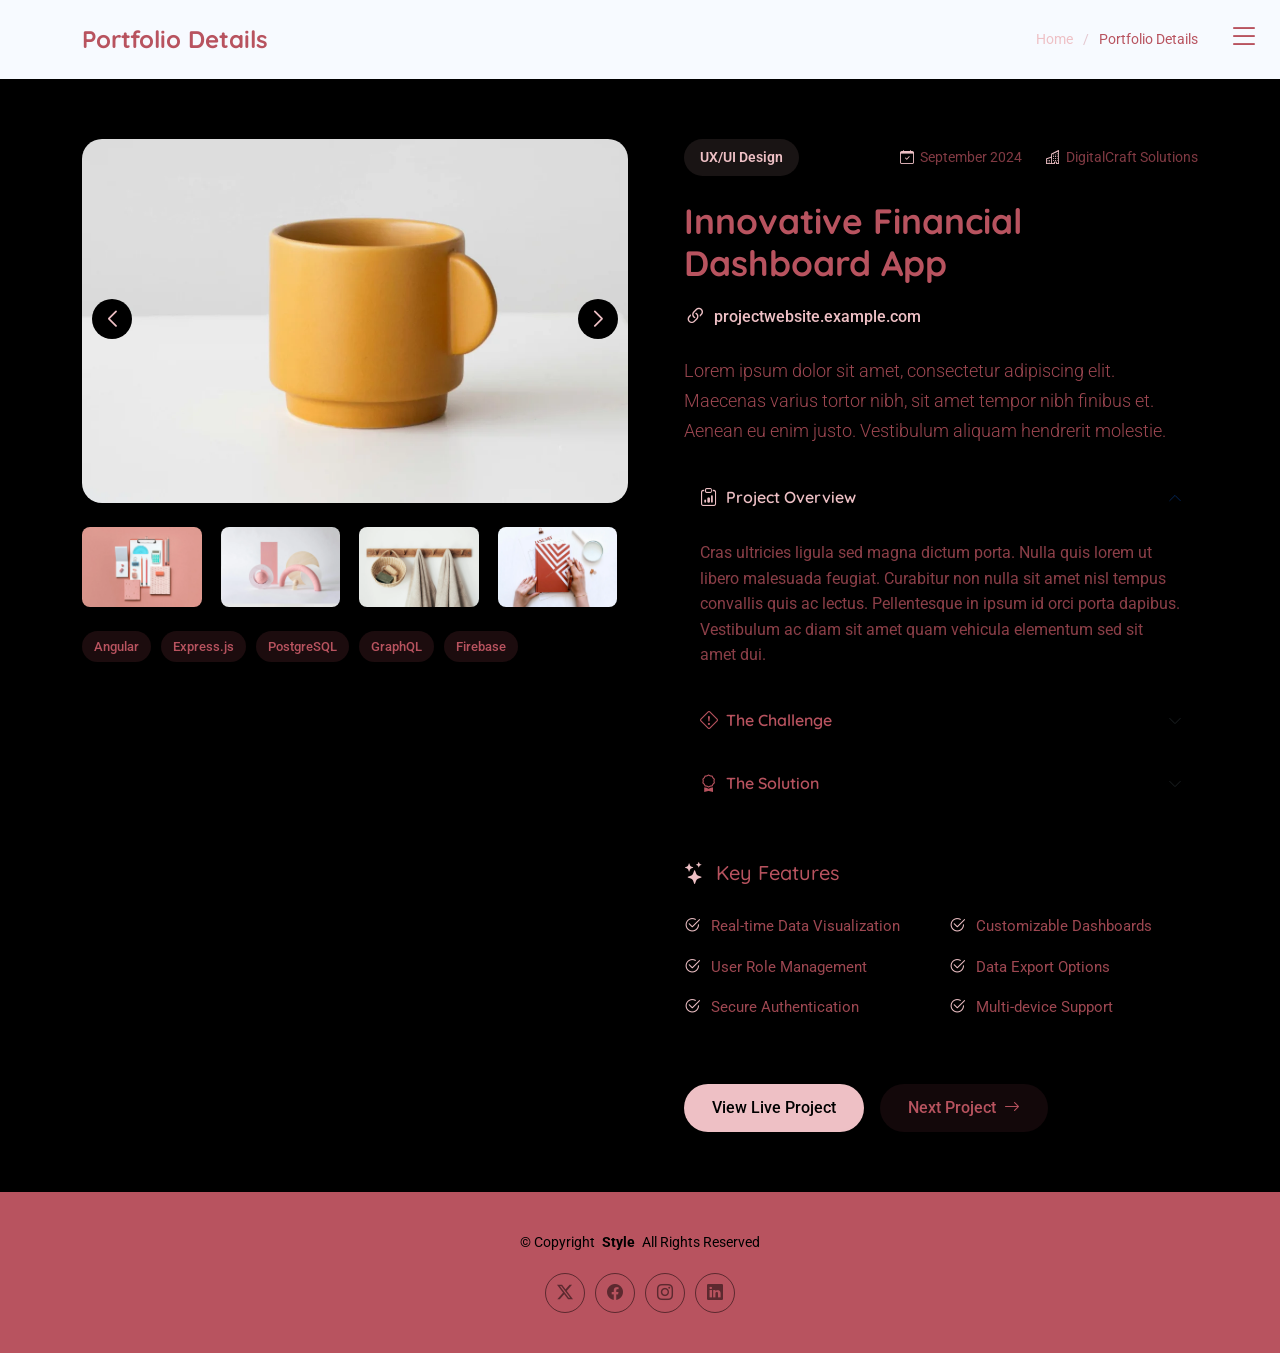
<file: portfolio-details.html>
<!DOCTYPE html>
<html lang="en">

<head>
  <meta charset="utf-8">
  <meta content="width=device-width, initial-scale=1.0" name="viewport">
  <title>Portfolio Details - Style Bootstrap Template</title>
  <meta name="description" content="">
  <meta name="keywords" content="">

  <!-- Favicons -->
  <link href="assets/img/favicon.png" rel="icon">
  <link href="assets/img/apple-touch-icon.png" rel="apple-touch-icon">

  <!-- Fonts -->
  <link href="https://fonts.googleapis.com" rel="preconnect">
  <link href="https://fonts.gstatic.com" rel="preconnect" crossorigin>
  <link href="https://fonts.googleapis.com/css2?family=Roboto:ital,wght@0,100;0,300;0,400;0,500;0,700;0,900;1,100;1,300;1,400;1,500;1,700;1,900&family=Open+Sans:ital,wght@0,300;0,400;0,500;0,600;0,700;0,800;1,300;1,400;1,500;1,600;1,700;1,800&family=Quicksand:wght@300;400;500;600;700&display=swap" rel="stylesheet">

  <!-- Vendor CSS Files -->
  <link href="assets/vendor/bootstrap/css/bootstrap.min.css" rel="stylesheet">
  <link href="assets/vendor/bootstrap-icons/bootstrap-icons.css" rel="stylesheet">
  <link href="assets/vendor/aos/aos.css" rel="stylesheet">
  <link href="assets/vendor/glightbox/css/glightbox.min.css" rel="stylesheet">
  <link href="assets/vendor/swiper/swiper-bundle.min.css" rel="stylesheet">

  <!-- Main CSS File -->
  <link href="assets/css/main.css" rel="stylesheet">

  <!-- =======================================================
  * Template Name: Style
  * Template URL: https://bootstrapmade.com/style-bootstrap-portfolio-template/
  * Updated: Jul 02 2025 with Bootstrap v5.3.7
  * Author: BootstrapMade.com
  * License: https://bootstrapmade.com/license/
  ======================================================== -->
</head>

<body class="portfolio-details-page">

  <header id="header" class="header d-flex align-items-center fixed-top">
    <div class="container-fluid position-relative d-flex align-items-center justify-content-between">

      <a href="index.html" class="logo d-flex align-items-center">
        <!-- Uncomment the line below if you also wish to use an image logo -->
        <!-- <img src="assets/img/logo.webp" alt=""> -->
        <!-- Uncomment the line below if you also wish to use an text logo -->
        <!-- <h1 class="sitename">Style</h1>  -->
      </a>

      <nav id="navmenu" class="navmenu">

        <div class="profile-img">
          <img src="assets/img/profile/profile-square-1.webp" alt="" class="img-fluid rounded-circle">
        </div>

        <a href="index.html" class="logo d-flex align-items-center justify-content-center">
          <!-- Uncomment the line below if you also wish to use an image logo -->
          <!-- <img src="assets/img/logo.webp" alt=""> -->
          <h1 class="sitename">Alex Smith</h1>
        </a>

        <div class="social-links text-center">
          <a href="#" class="twitter"><i class="bi bi-twitter-x"></i></a>
          <a href="#" class="facebook"><i class="bi bi-facebook"></i></a>
          <a href="#" class="instagram"><i class="bi bi-instagram"></i></a>
          <a href="#" class="google-plus"><i class="bi bi-skype"></i></a>
          <a href="#" class="linkedin"><i class="bi bi-linkedin"></i></a>
        </div>

        <ul>
          <li><a href="#hero">Home</a></li>
          <li><a href="#about">About</a></li>
          <li><a href="#resume">Resume</a></li>
          <li><a href="#portfolio">Portfolio</a></li>
          <li><a href="#services">Services</a></li>
          <li class="dropdown"><a href="#"><span>Dropdown</span> <i class="bi bi-chevron-down toggle-dropdown"></i></a>
            <ul>
              <li><a href="#">Dropdown 1</a></li>
              <li class="dropdown"><a href="#"><span>Deep Dropdown</span> <i class="bi bi-chevron-down toggle-dropdown"></i></a>
                <ul>
                  <li><a href="#">Deep Dropdown 1</a></li>
                  <li><a href="#">Deep Dropdown 2</a></li>
                  <li><a href="#">Deep Dropdown 3</a></li>
                  <li><a href="#">Deep Dropdown 4</a></li>
                  <li><a href="#">Deep Dropdown 5</a></li>
                </ul>
              </li>
              <li><a href="#">Dropdown 2</a></li>
              <li><a href="#">Dropdown 3</a></li>
              <li><a href="#">Dropdown 4</a></li>
            </ul>
          </li>
          <li><a href="#contact">Contact</a></li>
        </ul>
        <i class="mobile-nav-toggle d-xl-none bi bi-list"></i>
      </nav>

    </div>
  </header>

  <main class="main">

    <!-- Page Title -->
    <div class="page-title light-background">
      <div class="container d-lg-flex justify-content-between align-items-center">
        <h1 class="mb-2 mb-lg-0">Portfolio Details</h1>
        <nav class="breadcrumbs">
          <ol>
            <li><a href="index.html">Home</a></li>
            <li class="current">Portfolio Details</li>
          </ol>
        </nav>
      </div>
    </div><!-- End Page Title -->

    <!-- Portfolio Details Section -->
    <section id="portfolio-details" class="portfolio-details section">

      <div class="container" data-aos="fade-up" data-aos-delay="100">

        <div class="row gy-4">
          <div class="col-lg-6" data-aos="fade-right">
            <div class="portfolio-details-media">
              <div class="main-image">
                <div class="portfolio-details-slider swiper init-swiper" data-aos="zoom-in">
                  <script type="application/json" class="swiper-config">
                    {
                      "loop": true,
                      "speed": 1000,
                      "autoplay": {
                        "delay": 6000
                      },
                      "effect": "creative",
                      "creativeEffect": {
                        "prev": {
                          "shadow": true,
                          "translate": [0, 0, -400]
                        },
                        "next": {
                          "translate": ["100%", 0, 0]
                        }
                      },
                      "slidesPerView": 1,
                      "navigation": {
                        "nextEl": ".swiper-button-next",
                        "prevEl": ".swiper-button-prev"
                      }
                    }
                  </script>
                  <div class="swiper-wrapper">
                    <div class="swiper-slide">
                      <img src="assets/img/portfolio/portfolio-5.webp" alt="Portfolio Image" class="img-fluid">
                    </div>
                    <div class="swiper-slide">
                      <img src="assets/img/portfolio/portfolio-7.webp" alt="Portfolio Image" class="img-fluid">
                    </div>
                    <div class="swiper-slide">
                      <img src="assets/img/portfolio/portfolio-8.webp" alt="Portfolio Image" class="img-fluid">
                    </div>
                  </div>
                  <div class="swiper-button-prev"></div>
                  <div class="swiper-button-next"></div>
                </div>
              </div>

              <div class="thumbnail-grid" data-aos="fade-up" data-aos-delay="200">
                <div class="row g-2 mt-3">
                  <div class="col-3">
                    <img src="assets/img/portfolio/portfolio-4.webp" alt="Gallery Image" class="img-fluid glightbox">
                  </div>
                  <div class="col-3">
                    <img src="assets/img/portfolio/portfolio-6.webp" alt="Gallery Image" class="img-fluid glightbox">
                  </div>
                  <div class="col-3">
                    <img src="assets/img/portfolio/portfolio-11.webp" alt="Gallery Image" class="img-fluid glightbox">
                  </div>
                  <div class="col-3">
                    <img src="assets/img/portfolio/portfolio-12.webp" alt="Gallery Image" class="img-fluid glightbox">
                  </div>
                </div>
              </div>

              <div class="tech-stack-badges" data-aos="fade-up" data-aos-delay="300">
                <span>Angular</span>
                <span>Express.js</span>
                <span>PostgreSQL</span>
                <span>GraphQL</span>
                <span>Firebase</span>
              </div>
            </div>
          </div>

          <div class="col-lg-6" data-aos="fade-left">
            <div class="portfolio-details-content">
              <div class="project-meta">
                <div class="badge-wrapper">
                  <span class="project-badge">UX/UI Design</span>
                </div>
                <div class="date-client">
                  <div class="meta-item">
                    <i class="bi bi-calendar-check"></i>
                    <span>September 2024</span>
                  </div>
                  <div class="meta-item">
                    <i class="bi bi-buildings"></i>
                    <span>DigitalCraft Solutions</span>
                  </div>
                </div>
              </div>

              <h2 class="project-title">Innovative Financial Dashboard App</h2>

              <div class="project-website">
                <i class="bi bi-link-45deg"></i>
                <a href="#" target="_blank">projectwebsite.example.com</a>
              </div>

              <div class="project-overview">
                <p class="lead">
                  Lorem ipsum dolor sit amet, consectetur adipiscing elit. Maecenas varius tortor nibh, sit amet tempor nibh finibus et. Aenean eu enim justo. Vestibulum aliquam hendrerit molestie.
                </p>

                <div class="accordion project-accordion" id="portfolio-details-projectAccordion">
                  <div class="accordion-item" data-aos="fade-up">
                    <h2 class="accordion-header">
                      <button class="accordion-button" type="button" data-bs-toggle="collapse" data-bs-target="#portfolio-details-collapse-1" aria-expanded="true" aria-controls="collapseOne">
                        <i class="bi bi-clipboard-data me-2"></i> Project Overview
                      </button>
                    </h2>
                    <div id="portfolio-details-collapse-1" class="accordion-collapse collapse show" data-bs-parent="#portfolio-details-projectAccordion">
                      <div class="accordion-body">
                        <p>Cras ultricies ligula sed magna dictum porta. Nulla quis lorem ut libero malesuada feugiat. Curabitur non nulla sit amet nisl tempus convallis quis ac lectus. Pellentesque in ipsum id orci porta dapibus. Vestibulum ac diam sit amet quam vehicula elementum sed sit amet dui.</p>
                      </div>
                    </div>
                  </div>

                  <div class="accordion-item" data-aos="fade-up" data-aos-delay="100">
                    <h2 class="accordion-header">
                      <button class="accordion-button collapsed" type="button" data-bs-toggle="collapse" data-bs-target="#portfolio-details-collapse-2" aria-expanded="false" aria-controls="collapseTwo">
                        <i class="bi bi-exclamation-diamond me-2"></i> The Challenge
                      </button>
                    </h2>
                    <div id="portfolio-details-collapse-2" class="accordion-collapse collapse" data-bs-parent="#portfolio-details-projectAccordion">
                      <div class="accordion-body">
                        <p>Mauris blandit aliquet elit, eget tincidunt nibh pulvinar a. Vivamus suscipit tortor eget felis porttitor volutpat. Curabitur aliquet quam id dui posuere blandit. Praesent sapien massa, convallis a pellentesque nec, egestas non nisi. Sed porttitor lectus nibh.</p>
                      </div>
                    </div>
                  </div>

                  <div class="accordion-item" data-aos="fade-up" data-aos-delay="200">
                    <h2 class="accordion-header">
                      <button class="accordion-button collapsed" type="button" data-bs-toggle="collapse" data-bs-target="#portfolio-details-collapse-3" aria-expanded="false" aria-controls="collapseThree">
                        <i class="bi bi-award me-2"></i> The Solution
                      </button>
                    </h2>
                    <div id="portfolio-details-collapse-3" class="accordion-collapse collapse" data-bs-parent="#portfolio-details-projectAccordion">
                      <div class="accordion-body">
                        <p>Donec sollicitudin molestie malesuada. Curabitur arcu erat, accumsan id imperdiet et, porttitor at sem. Vestibulum ante ipsum primis in faucibus orci luctus et ultrices posuere cubilia Curae; Donec velit neque, auctor sit amet aliquam vel, ullamcorper sit amet ligula.</p>
                      </div>
                    </div>
                  </div>
                </div>
              </div>

              <div class="project-features" data-aos="fade-up" data-aos-delay="300">
                <h3><i class="bi bi-stars"></i> Key Features</h3>
                <div class="row g-3">
                  <div class="col-md-6">
                    <ul class="feature-list">
                      <li><i class="bi bi-check2-circle"></i> Real-time Data Visualization</li>
                      <li><i class="bi bi-check2-circle"></i> User Role Management</li>
                      <li><i class="bi bi-check2-circle"></i> Secure Authentication</li>
                    </ul>
                  </div>
                  <div class="col-md-6">
                    <ul class="feature-list">
                      <li><i class="bi bi-check2-circle"></i> Customizable Dashboards</li>
                      <li><i class="bi bi-check2-circle"></i> Data Export Options</li>
                      <li><i class="bi bi-check2-circle"></i> Multi-device Support</li>
                    </ul>
                  </div>
                </div>
              </div>

              <div class="cta-buttons" data-aos="fade-up" data-aos-delay="400">
                <a href="#" class="btn-view-project">View Live Project</a>
                <a href="#" class="btn-next-project">Next Project <i class="bi bi-arrow-right"></i></a>
              </div>
            </div>
          </div>
        </div>

      </div>

    </section><!-- /Portfolio Details Section -->

  </main>

  <footer id="footer" class="footer dark-background">

    <div class="container">
      <div class="copyright text-center ">
        <p>© <span>Copyright</span> <strong class="px-1 sitename">Style</strong> <span>All Rights Reserved</span></p>
      </div>
      <div class="social-links d-flex justify-content-center">
        <a href=""><i class="bi bi-twitter-x"></i></a>
        <a href=""><i class="bi bi-facebook"></i></a>
        <a href=""><i class="bi bi-instagram"></i></a>
        <a href=""><i class="bi bi-linkedin"></i></a>
      </div>
    </div>

  </footer>

  <!-- Scroll Top -->
  <a href="#" id="scroll-top" class="scroll-top d-flex align-items-center justify-content-center"><i class="bi bi-arrow-up-short"></i></a>

  <!-- Vendor JS Files -->
  <script src="assets/vendor/bootstrap/js/bootstrap.bundle.min.js"></script>
  <script src="assets/vendor/php-email-form/validate.js"></script>
  <script src="assets/vendor/aos/aos.js"></script>
  <script src="assets/vendor/purecounter/purecounter_vanilla.js"></script>
  <script src="assets/vendor/typed.js/typed.umd.js"></script>
  <script src="assets/vendor/waypoints/noframework.waypoints.js"></script>
  <script src="assets/vendor/glightbox/js/glightbox.min.js"></script>
  <script src="assets/vendor/imagesloaded/imagesloaded.pkgd.min.js"></script>
  <script src="assets/vendor/isotope-layout/isotope.pkgd.min.js"></script>
  <script src="assets/vendor/swiper/swiper-bundle.min.js"></script>

  <!-- Main JS File -->
  <script src="assets/js/main.js"></script>

</body>

</html>
</file>
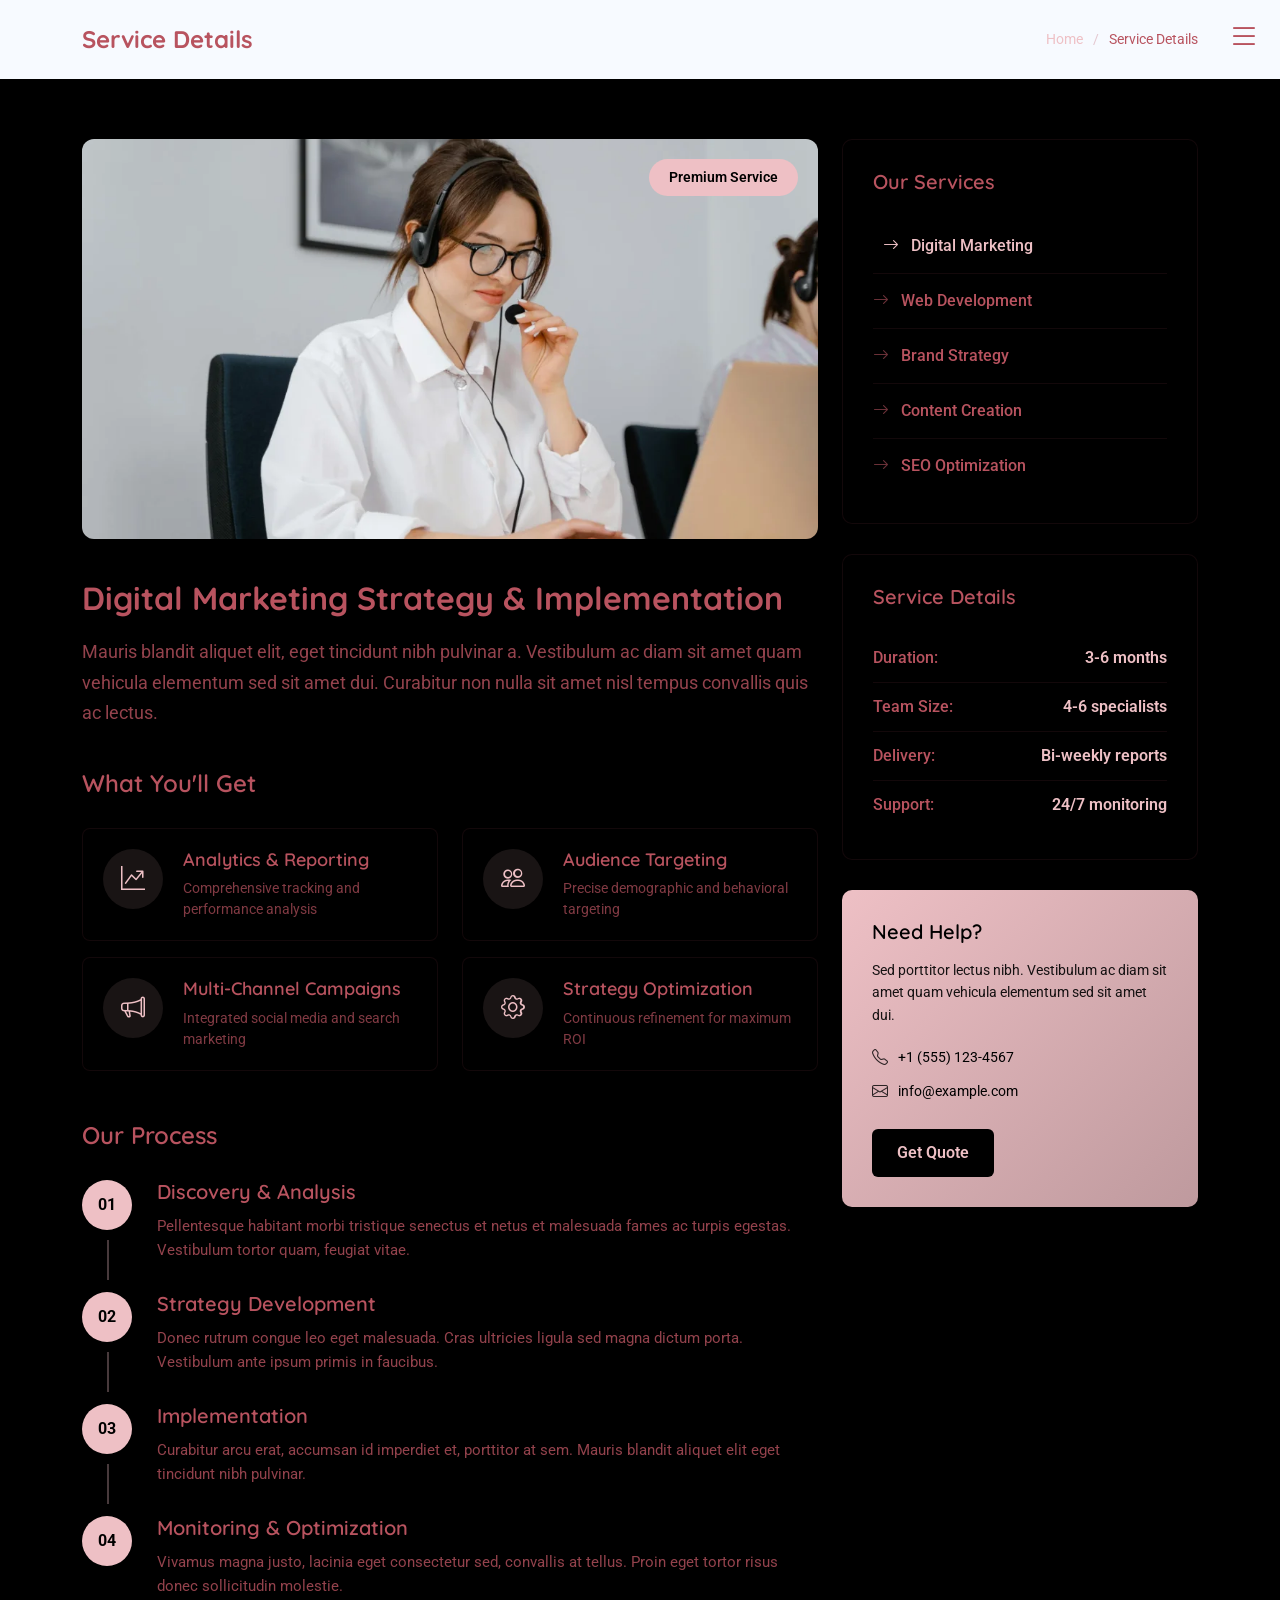
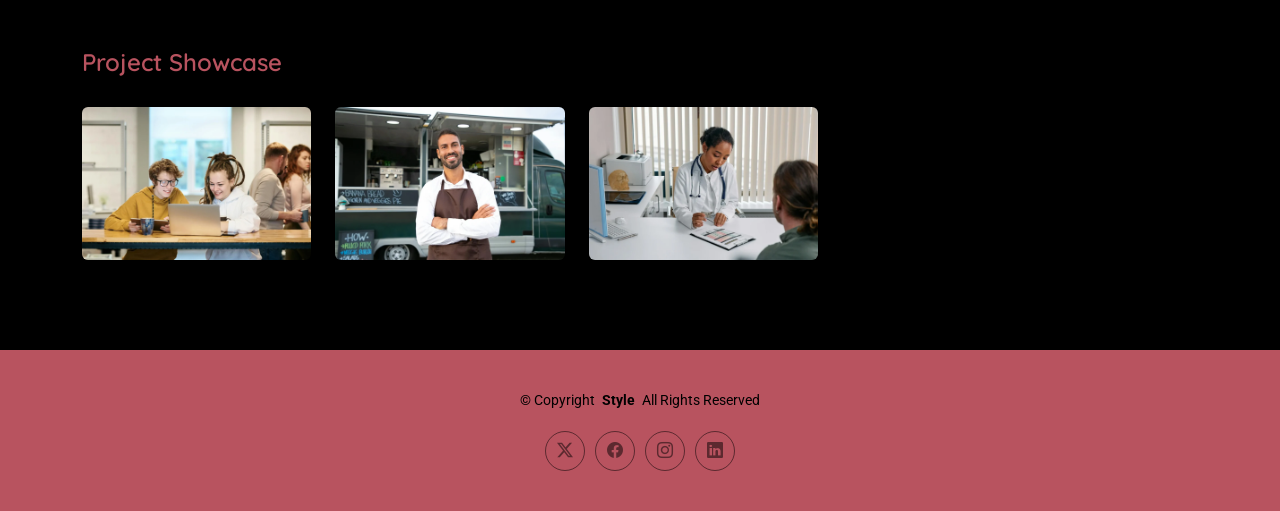
<file: service-details.html>
<!DOCTYPE html>
<html lang="en">

<head>
  <meta charset="utf-8">
  <meta content="width=device-width, initial-scale=1.0" name="viewport">
  <title>Service Details - Style Bootstrap Template</title>
  <meta name="description" content="">
  <meta name="keywords" content="">

  <!-- Favicons -->
  <link href="assets/img/favicon.png" rel="icon">
  <link href="assets/img/apple-touch-icon.png" rel="apple-touch-icon">

  <!-- Fonts -->
  <link href="https://fonts.googleapis.com" rel="preconnect">
  <link href="https://fonts.gstatic.com" rel="preconnect" crossorigin>
  <link href="https://fonts.googleapis.com/css2?family=Roboto:ital,wght@0,100;0,300;0,400;0,500;0,700;0,900;1,100;1,300;1,400;1,500;1,700;1,900&family=Open+Sans:ital,wght@0,300;0,400;0,500;0,600;0,700;0,800;1,300;1,400;1,500;1,600;1,700;1,800&family=Quicksand:wght@300;400;500;600;700&display=swap" rel="stylesheet">

  <!-- Vendor CSS Files -->
  <link href="assets/vendor/bootstrap/css/bootstrap.min.css" rel="stylesheet">
  <link href="assets/vendor/bootstrap-icons/bootstrap-icons.css" rel="stylesheet">
  <link href="assets/vendor/aos/aos.css" rel="stylesheet">
  <link href="assets/vendor/glightbox/css/glightbox.min.css" rel="stylesheet">
  <link href="assets/vendor/swiper/swiper-bundle.min.css" rel="stylesheet">

  <!-- Main CSS File -->
  <link href="assets/css/main.css" rel="stylesheet">

  <!-- =======================================================
  * Template Name: Style
  * Template URL: https://bootstrapmade.com/style-bootstrap-portfolio-template/
  * Updated: Jul 02 2025 with Bootstrap v5.3.7
  * Author: BootstrapMade.com
  * License: https://bootstrapmade.com/license/
  ======================================================== -->
</head>

<body class="service-details-page">

  <header id="header" class="header d-flex align-items-center fixed-top">
    <div class="container-fluid position-relative d-flex align-items-center justify-content-between">

      <a href="index.html" class="logo d-flex align-items-center">
        <!-- Uncomment the line below if you also wish to use an image logo -->
        <!-- <img src="assets/img/logo.webp" alt=""> -->
        <!-- Uncomment the line below if you also wish to use an text logo -->
        <!-- <h1 class="sitename">Style</h1>  -->
      </a>

      <nav id="navmenu" class="navmenu">

        <div class="profile-img">
          <img src="assets/img/profile/profile-square-1.webp" alt="" class="img-fluid rounded-circle">
        </div>

        <a href="index.html" class="logo d-flex align-items-center justify-content-center">
          <!-- Uncomment the line below if you also wish to use an image logo -->
          <!-- <img src="assets/img/logo.webp" alt=""> -->
          <h1 class="sitename">Alex Smith</h1>
        </a>

        <div class="social-links text-center">
          <a href="#" class="twitter"><i class="bi bi-twitter-x"></i></a>
          <a href="#" class="facebook"><i class="bi bi-facebook"></i></a>
          <a href="#" class="instagram"><i class="bi bi-instagram"></i></a>
          <a href="#" class="google-plus"><i class="bi bi-skype"></i></a>
          <a href="#" class="linkedin"><i class="bi bi-linkedin"></i></a>
        </div>

        <ul>
          <li><a href="#hero">Home</a></li>
          <li><a href="#about">About</a></li>
          <li><a href="#resume">Resume</a></li>
          <li><a href="#portfolio">Portfolio</a></li>
          <li><a href="#services">Services</a></li>
          <li class="dropdown"><a href="#"><span>Dropdown</span> <i class="bi bi-chevron-down toggle-dropdown"></i></a>
            <ul>
              <li><a href="#">Dropdown 1</a></li>
              <li class="dropdown"><a href="#"><span>Deep Dropdown</span> <i class="bi bi-chevron-down toggle-dropdown"></i></a>
                <ul>
                  <li><a href="#">Deep Dropdown 1</a></li>
                  <li><a href="#">Deep Dropdown 2</a></li>
                  <li><a href="#">Deep Dropdown 3</a></li>
                  <li><a href="#">Deep Dropdown 4</a></li>
                  <li><a href="#">Deep Dropdown 5</a></li>
                </ul>
              </li>
              <li><a href="#">Dropdown 2</a></li>
              <li><a href="#">Dropdown 3</a></li>
              <li><a href="#">Dropdown 4</a></li>
            </ul>
          </li>
          <li><a href="#contact">Contact</a></li>
        </ul>
        <i class="mobile-nav-toggle d-xl-none bi bi-list"></i>
      </nav>

    </div>
  </header>

  <main class="main">

    <!-- Page Title -->
    <div class="page-title light-background">
      <div class="container d-lg-flex justify-content-between align-items-center">
        <h1 class="mb-2 mb-lg-0">Service Details</h1>
        <nav class="breadcrumbs">
          <ol>
            <li><a href="index.html">Home</a></li>
            <li class="current">Service Details</li>
          </ol>
        </nav>
      </div>
    </div><!-- End Page Title -->

    <!-- Service Details Section -->
    <section id="service-details" class="service-details section">

      <div class="container" data-aos="fade-up" data-aos-delay="100">

        <div class="row gy-5">

          <div class="col-lg-8" data-aos="fade-up" data-aos-delay="200">
            <div class="service-hero">
              <img src="assets/img/services/services-7.webp" alt="" class="img-fluid">
              <div class="service-badge">
                <span>Premium Service</span>
              </div>
            </div>

            <div class="service-content">
              <div class="service-header">
                <h2>Digital Marketing Strategy &amp; Implementation</h2>
                <p class="service-intro">Mauris blandit aliquet elit, eget tincidunt nibh pulvinar a. Vestibulum ac diam sit amet quam vehicula elementum sed sit amet dui. Curabitur non nulla sit amet nisl tempus convallis quis ac lectus.</p>
              </div>

              <div class="service-features">
                <h4>What You'll Get</h4>
                <div class="row gy-3">
                  <div class="col-md-6">
                    <div class="feature-item">
                      <div class="feature-icon">
                        <i class="bi bi-graph-up-arrow"></i>
                      </div>
                      <div class="feature-content">
                        <h5>Analytics &amp; Reporting</h5>
                        <p>Comprehensive tracking and performance analysis</p>
                      </div>
                    </div>
                  </div>
                  <div class="col-md-6">
                    <div class="feature-item">
                      <div class="feature-icon">
                        <i class="bi bi-people"></i>
                      </div>
                      <div class="feature-content">
                        <h5>Audience Targeting</h5>
                        <p>Precise demographic and behavioral targeting</p>
                      </div>
                    </div>
                  </div>
                  <div class="col-md-6">
                    <div class="feature-item">
                      <div class="feature-icon">
                        <i class="bi bi-megaphone"></i>
                      </div>
                      <div class="feature-content">
                        <h5>Multi-Channel Campaigns</h5>
                        <p>Integrated social media and search marketing</p>
                      </div>
                    </div>
                  </div>
                  <div class="col-md-6">
                    <div class="feature-item">
                      <div class="feature-icon">
                        <i class="bi bi-gear"></i>
                      </div>
                      <div class="feature-content">
                        <h5>Strategy Optimization</h5>
                        <p>Continuous refinement for maximum ROI</p>
                      </div>
                    </div>
                  </div>
                </div>
              </div>

              <div class="service-process">
                <h4>Our Process</h4>
                <div class="process-steps">
                  <div class="process-step">
                    <div class="step-number">01</div>
                    <div class="step-content">
                      <h5>Discovery &amp; Analysis</h5>
                      <p>Pellentesque habitant morbi tristique senectus et netus et malesuada fames ac turpis egestas. Vestibulum tortor quam, feugiat vitae.</p>
                    </div>
                  </div>
                  <div class="process-step">
                    <div class="step-number">02</div>
                    <div class="step-content">
                      <h5>Strategy Development</h5>
                      <p>Donec rutrum congue leo eget malesuada. Cras ultricies ligula sed magna dictum porta. Vestibulum ante ipsum primis in faucibus.</p>
                    </div>
                  </div>
                  <div class="process-step">
                    <div class="step-number">03</div>
                    <div class="step-content">
                      <h5>Implementation</h5>
                      <p>Curabitur arcu erat, accumsan id imperdiet et, porttitor at sem. Mauris blandit aliquet elit eget tincidunt nibh pulvinar.</p>
                    </div>
                  </div>
                  <div class="process-step">
                    <div class="step-number">04</div>
                    <div class="step-content">
                      <h5>Monitoring &amp; Optimization</h5>
                      <p>Vivamus magna justo, lacinia eget consectetur sed, convallis at tellus. Proin eget tortor risus donec sollicitudin molestie.</p>
                    </div>
                  </div>
                </div>
              </div>

              <div class="service-gallery" data-aos="fade-up" data-aos-delay="300">
                <h4>Project Showcase</h4>
                <div class="row gy-3">
                  <div class="col-md-4">
                    <img src="assets/img/services/services-2.webp" alt="" class="img-fluid rounded">
                  </div>
                  <div class="col-md-4">
                    <img src="assets/img/services/services-8.webp" alt="" class="img-fluid rounded">
                  </div>
                  <div class="col-md-4">
                    <img src="assets/img/services/services-11.webp" alt="" class="img-fluid rounded">
                  </div>
                </div>
              </div>
            </div>
          </div>

          <div class="col-lg-4" data-aos="fade-up" data-aos-delay="400">
            <div class="service-sidebar">

              <div class="service-menu">
                <h4>Our Services</h4>
                <div class="menu-list">
                  <a href="#" class="menu-item active">
                    <i class="bi bi-arrow-right"></i>
                    <span>Digital Marketing</span>
                  </a>
                  <a href="#" class="menu-item">
                    <i class="bi bi-arrow-right"></i>
                    <span>Web Development</span>
                  </a>
                  <a href="#" class="menu-item">
                    <i class="bi bi-arrow-right"></i>
                    <span>Brand Strategy</span>
                  </a>
                  <a href="#" class="menu-item">
                    <i class="bi bi-arrow-right"></i>
                    <span>Content Creation</span>
                  </a>
                  <a href="#" class="menu-item">
                    <i class="bi bi-arrow-right"></i>
                    <span>SEO Optimization</span>
                  </a>
                </div>
              </div>

              <div class="service-info">
                <h4>Service Details</h4>
                <div class="info-list">
                  <div class="info-item">
                    <span class="info-label">Duration:</span>
                    <span class="info-value">3-6 months</span>
                  </div>
                  <div class="info-item">
                    <span class="info-label">Team Size:</span>
                    <span class="info-value">4-6 specialists</span>
                  </div>
                  <div class="info-item">
                    <span class="info-label">Delivery:</span>
                    <span class="info-value">Bi-weekly reports</span>
                  </div>
                  <div class="info-item">
                    <span class="info-label">Support:</span>
                    <span class="info-value">24/7 monitoring</span>
                  </div>
                </div>
              </div>

              <div class="contact-card">
                <div class="contact-content">
                  <h4>Need Help?</h4>
                  <p>Sed porttitor lectus nibh. Vestibulum ac diam sit amet quam vehicula elementum sed sit amet dui.</p>
                  <div class="contact-info">
                    <div class="contact-item">
                      <i class="bi bi-telephone"></i>
                      <span>+1 (555) 123-4567</span>
                    </div>
                    <div class="contact-item">
                      <i class="bi bi-envelope"></i>
                      <span>info@example.com</span>
                    </div>
                  </div>
                  <a href="#" class="btn btn-primary">Get Quote</a>
                </div>
              </div>

            </div>
          </div>

        </div>

      </div>

    </section><!-- /Service Details Section -->

  </main>

  <footer id="footer" class="footer dark-background">

    <div class="container">
      <div class="copyright text-center ">
        <p>© <span>Copyright</span> <strong class="px-1 sitename">Style</strong> <span>All Rights Reserved</span></p>
      </div>
      <div class="social-links d-flex justify-content-center">
        <a href=""><i class="bi bi-twitter-x"></i></a>
        <a href=""><i class="bi bi-facebook"></i></a>
        <a href=""><i class="bi bi-instagram"></i></a>
        <a href=""><i class="bi bi-linkedin"></i></a>
      </div>
    </div>

  </footer>

  <!-- Scroll Top -->
  <a href="#" id="scroll-top" class="scroll-top d-flex align-items-center justify-content-center"><i class="bi bi-arrow-up-short"></i></a>

  <!-- Vendor JS Files -->
  <script src="assets/vendor/bootstrap/js/bootstrap.bundle.min.js"></script>
  <script src="assets/vendor/php-email-form/validate.js"></script>
  <script src="assets/vendor/aos/aos.js"></script>
  <script src="assets/vendor/purecounter/purecounter_vanilla.js"></script>
  <script src="assets/vendor/typed.js/typed.umd.js"></script>
  <script src="assets/vendor/waypoints/noframework.waypoints.js"></script>
  <script src="assets/vendor/glightbox/js/glightbox.min.js"></script>
  <script src="assets/vendor/imagesloaded/imagesloaded.pkgd.min.js"></script>
  <script src="assets/vendor/isotope-layout/isotope.pkgd.min.js"></script>
  <script src="assets/vendor/swiper/swiper-bundle.min.js"></script>

  <!-- Main JS File -->
  <script src="assets/js/main.js"></script>

</body>

</html>
</file>
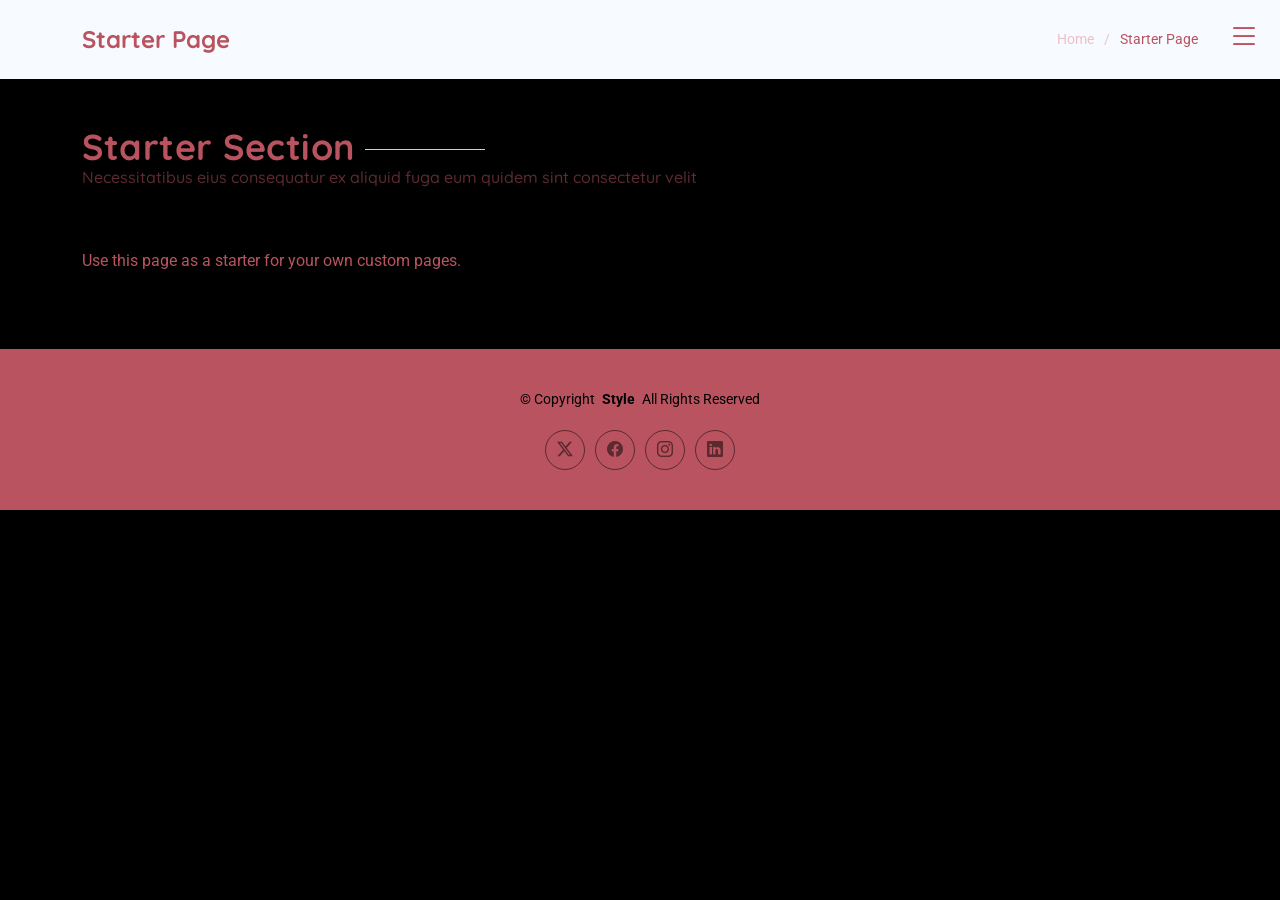
<file: starter-page.html>
<!DOCTYPE html>
<html lang="en">

<head>
  <meta charset="utf-8">
  <meta content="width=device-width, initial-scale=1.0" name="viewport">
  <title>Starter Page - Style Bootstrap Template</title>
  <meta name="description" content="">
  <meta name="keywords" content="">

  <!-- Favicons -->
  <link href="assets/img/favicon.png" rel="icon">
  <link href="assets/img/apple-touch-icon.png" rel="apple-touch-icon">

  <!-- Fonts -->
  <link href="https://fonts.googleapis.com" rel="preconnect">
  <link href="https://fonts.gstatic.com" rel="preconnect" crossorigin>
  <link href="https://fonts.googleapis.com/css2?family=Roboto:ital,wght@0,100;0,300;0,400;0,500;0,700;0,900;1,100;1,300;1,400;1,500;1,700;1,900&family=Open+Sans:ital,wght@0,300;0,400;0,500;0,600;0,700;0,800;1,300;1,400;1,500;1,600;1,700;1,800&family=Quicksand:wght@300;400;500;600;700&display=swap" rel="stylesheet">

  <!-- Vendor CSS Files -->
  <link href="assets/vendor/bootstrap/css/bootstrap.min.css" rel="stylesheet">
  <link href="assets/vendor/bootstrap-icons/bootstrap-icons.css" rel="stylesheet">
  <link href="assets/vendor/aos/aos.css" rel="stylesheet">
  <link href="assets/vendor/glightbox/css/glightbox.min.css" rel="stylesheet">
  <link href="assets/vendor/swiper/swiper-bundle.min.css" rel="stylesheet">

  <!-- Main CSS File -->
  <link href="assets/css/main.css" rel="stylesheet">

  <!-- =======================================================
  * Template Name: Style
  * Template URL: https://bootstrapmade.com/style-bootstrap-portfolio-template/
  * Updated: Jul 02 2025 with Bootstrap v5.3.7
  * Author: BootstrapMade.com
  * License: https://bootstrapmade.com/license/
  ======================================================== -->
</head>

<body class="starter-page-page">

  <header id="header" class="header d-flex align-items-center fixed-top">
    <div class="container-fluid position-relative d-flex align-items-center justify-content-between">

      <a href="index.html" class="logo d-flex align-items-center">
        <!-- Uncomment the line below if you also wish to use an image logo -->
        <!-- <img src="assets/img/logo.webp" alt=""> -->
        <!-- Uncomment the line below if you also wish to use an text logo -->
        <!-- <h1 class="sitename">Style</h1>  -->
      </a>

      <nav id="navmenu" class="navmenu">

        <div class="profile-img">
          <img src="assets/img/profile/profile-square-1.webp" alt="" class="img-fluid rounded-circle">
        </div>

        <a href="index.html" class="logo d-flex align-items-center justify-content-center">
          <!-- Uncomment the line below if you also wish to use an image logo -->
          <!-- <img src="assets/img/logo.webp" alt=""> -->
          <h1 class="sitename">Alex Smith</h1>
        </a>

        <div class="social-links text-center">
          <a href="#" class="twitter"><i class="bi bi-twitter-x"></i></a>
          <a href="#" class="facebook"><i class="bi bi-facebook"></i></a>
          <a href="#" class="instagram"><i class="bi bi-instagram"></i></a>
          <a href="#" class="google-plus"><i class="bi bi-skype"></i></a>
          <a href="#" class="linkedin"><i class="bi bi-linkedin"></i></a>
        </div>

        <ul>
          <li><a href="#hero">Home</a></li>
          <li><a href="#about">About</a></li>
          <li><a href="#resume">Resume</a></li>
          <li><a href="#portfolio">Portfolio</a></li>
          <li><a href="#services">Services</a></li>
          <li class="dropdown"><a href="#"><span>Dropdown</span> <i class="bi bi-chevron-down toggle-dropdown"></i></a>
            <ul>
              <li><a href="#">Dropdown 1</a></li>
              <li class="dropdown"><a href="#"><span>Deep Dropdown</span> <i class="bi bi-chevron-down toggle-dropdown"></i></a>
                <ul>
                  <li><a href="#">Deep Dropdown 1</a></li>
                  <li><a href="#">Deep Dropdown 2</a></li>
                  <li><a href="#">Deep Dropdown 3</a></li>
                  <li><a href="#">Deep Dropdown 4</a></li>
                  <li><a href="#">Deep Dropdown 5</a></li>
                </ul>
              </li>
              <li><a href="#">Dropdown 2</a></li>
              <li><a href="#">Dropdown 3</a></li>
              <li><a href="#">Dropdown 4</a></li>
            </ul>
          </li>
          <li><a href="#contact">Contact</a></li>
        </ul>
        <i class="mobile-nav-toggle d-xl-none bi bi-list"></i>
      </nav>

    </div>
  </header>

  <main class="main">

    <!-- Page Title -->
    <div class="page-title light-background">
      <div class="container d-lg-flex justify-content-between align-items-center">
        <h1 class="mb-2 mb-lg-0">Starter Page</h1>
        <nav class="breadcrumbs">
          <ol>
            <li><a href="index.html">Home</a></li>
            <li class="current">Starter Page</li>
          </ol>
        </nav>
      </div>
    </div><!-- End Page Title -->

    <!-- Starter Section Section -->
    <section id="starter-section" class="starter-section section">

      <!-- Section Title -->
      <div class="container section-title">
        <h2>Starter Section</h2>
        <p>Necessitatibus eius consequatur ex aliquid fuga eum quidem sint consectetur velit</p>
      </div><!-- End Section Title -->

      <div class="container" data-aos="fade-up">
        <p>Use this page as a starter for your own custom pages.</p>
      </div>

    </section><!-- /Starter Section Section -->

  </main>

  <footer id="footer" class="footer dark-background">

    <div class="container">
      <div class="copyright text-center ">
        <p>© <span>Copyright</span> <strong class="px-1 sitename">Style</strong> <span>All Rights Reserved</span></p>
      </div>
      <div class="social-links d-flex justify-content-center">
        <a href=""><i class="bi bi-twitter-x"></i></a>
        <a href=""><i class="bi bi-facebook"></i></a>
        <a href=""><i class="bi bi-instagram"></i></a>
        <a href=""><i class="bi bi-linkedin"></i></a>
      </div>
    </div>

  </footer>

  <!-- Scroll Top -->
  <a href="#" id="scroll-top" class="scroll-top d-flex align-items-center justify-content-center"><i class="bi bi-arrow-up-short"></i></a>

  <!-- Vendor JS Files -->
  <script src="assets/vendor/bootstrap/js/bootstrap.bundle.min.js"></script>
  <script src="assets/vendor/php-email-form/validate.js"></script>
  <script src="assets/vendor/aos/aos.js"></script>
  <script src="assets/vendor/purecounter/purecounter_vanilla.js"></script>
  <script src="assets/vendor/typed.js/typed.umd.js"></script>
  <script src="assets/vendor/waypoints/noframework.waypoints.js"></script>
  <script src="assets/vendor/glightbox/js/glightbox.min.js"></script>
  <script src="assets/vendor/imagesloaded/imagesloaded.pkgd.min.js"></script>
  <script src="assets/vendor/isotope-layout/isotope.pkgd.min.js"></script>
  <script src="assets/vendor/swiper/swiper-bundle.min.js"></script>

  <!-- Main JS File -->
  <script src="assets/js/main.js"></script>

</body>

</html>
</file>
<file: assets/css/main.css>
/**
* Template Name: Style
* Template URL: https://bootstrapmade.com/style-bootstrap-portfolio-template/
* Updated: Jul 02 2025 with Bootstrap v5.3.7
* Author: BootstrapMade.com
* License: https://bootstrapmade.com/license/
*/

@charset "UTF-8";

/*--------------------------------------------------------------
# Font & Color Variables
# Help: https://bootstrapmade.com/color-system/
--------------------------------------------------------------*/
/* Fonts */
:root {
  --default-font: "Roboto",  system-ui, -apple-system, "Segoe UI", Roboto, "Helvetica Neue", Arial, "Noto Sans", "Liberation Sans", sans-serif, "Apple Color Emoji", "Segoe UI Emoji", "Segoe UI Symbol", "Noto Color Emoji";
  --heading-font: "Quicksand",  sans-serif;
  --nav-font: "Open Sans",  sans-serif;
}

/* Global Colors - The following color variables are used throughout the website. Updating them here will change the color scheme of the entire website */
:root { 
  --background-color: #000; /* Background color for the entire website, including individual sections */
  --default-color: #b8535f; /* Default color used for the majority of the text content across the entire website */
  --heading-color: #b8535f; /* Color for headings, subheadings and title throughout the website */
  --accent-color: #eec0c5; /* Accent color that represents your brand on the website. It's used for buttons, links, and other elements that need to stand out */
  --surface-color: #000; /* The surface color is used as a background of boxed elements within sections, such as cards, icon boxes, or other elements that require a visual separation from the global background. */
  --contrast-color: #000; /* Contrast color for text, ensuring readability against backgrounds of accent, heading, or default colors. */
}

/* Nav Menu Colors - The following color variables are used specifically for the navigation menu. They are separate from the global colors to allow for more customization options */
:root {
  --nav-color: #b8535f;  /* The default color of the main navmenu links */
  --nav-hover-color: #b8535f; /* Applied to main navmenu links when they are hovered over or active */
  --nav-mobile-background-color: #b8535f; /* Used as the background color for mobile navigation menu */
  --nav-dropdown-background-color: #eec0c5; /* Used as the background color for dropdown items that appear when hovering over primary navigation items */
  --nav-dropdown-color: #eec0c5; /* Used for navigation links of the dropdown items in the navigation menu. */
  --nav-dropdown-hover-color: #ffffff; /* Similar to --nav-hover-color, this color is applied to dropdown navigation links when they are hovered over. */
}

/* Color Presets - These classes override global colors when applied to any section or element, providing reuse of the sam color scheme. */

.light-background {
  --background-color: #f7faff;
  --surface-color: #ffffff;
}

.dark-background {
  --background-color: #b8535f;
  --default-color: #000;
  --heading-color: #b8535f;
  --accent-color: #eec0c5;
  --surface-color: #b8535f;
  --contrast-color: #ffffff;
}

/* Smooth scroll */
:root {
  scroll-behavior: smooth;
}

/*--------------------------------------------------------------
# General Styling & Shared Classes
--------------------------------------------------------------*/
body {
  color: var(--default-color);
  background-color: var(--background-color);
  font-family: var(--default-font);
}

a {
  color: var(--accent-color);
  text-decoration: none;
  transition: 0.3s;
}

a:hover {
  color: color-mix(in srgb, var(--accent-color), transparent 25%);
  text-decoration: none;
}

h1,
h2,
h3,
h4,
h5,
h6 {
  color: var(--heading-color);
  font-family: var(--heading-font);
}

/* PHP Email Form Messages
------------------------------*/
.php-email-form .error-message {
  display: none;
  background: #df1529;
  color: #ffffff;
  text-align: left;
  padding: 15px;
  margin-bottom: 24px;
  font-weight: 600;
}

.php-email-form .sent-message {
  display: none;
  color: #ffffff;
  background: #059652;
  text-align: center;
  padding: 15px;
  margin-bottom: 24px;
  font-weight: 600;
}

.php-email-form .loading {
  display: none;
  background: var(--surface-color);
  text-align: center;
  padding: 15px;
  margin-bottom: 24px;
}

.php-email-form .loading:before {
  content: "";
  display: inline-block;
  border-radius: 50%;
  width: 24px;
  height: 24px;
  margin: 0 10px -6px 0;
  border: 3px solid var(--accent-color);
  border-top-color: var(--surface-color);
  animation: php-email-form-loading 1s linear infinite;
}

@keyframes php-email-form-loading {
  0% {
    transform: rotate(0deg);
  }

  100% {
    transform: rotate(360deg);
  }
}

/*--------------------------------------------------------------
# Global Header
--------------------------------------------------------------*/
.header {
  --background-color: rgba(255, 255, 255, 0);
  color: var(--default-color);
  background-color: var(--background-color);
  padding: 15px 0;
  transition: all 0.5s;
  z-index: 997;
}

.header .logo {
  line-height: 1;
}

.header .logo img {
  max-height: 32px;
  margin-right: 8px;
}

.header .logo h1 {
  font-size: 30px;
  margin: 0;
  font-weight: 700;
  color: var(--heading-color);
}

/*--------------------------------------------------------------
# Navigation Menu
--------------------------------------------------------------*/
/* Navmenu */
.mobile-nav-toggle {
  color: var(--nav-color);
  position: fixed;
  top: 20px;
  right: 20px;
  font-size: 32px;
  line-height: 0;
  cursor: pointer;
  display: block !important;
  z-index: 998;
  transition: 0.3s;
}

.mobile-nav-toggle:hover {
  color: var(--nav-hover-color);
}

.navmenu {
  position: fixed;
  top: 0;
  bottom: 0;
  right: -300px;
  z-index: 997;
  transition: 0.3s;
  width: 300px;
  overflow: hidden;
}

.navmenu .profile-img img {
  margin: 15px auto;
  display: block;
  width: 160px;
  border: 8px solid color-mix(in srgb, var(--contrast-color), transparent 85%);
}

.navmenu .logo {
  line-height: 1;
  margin-bottom: 15px;
}

.navmenu .logo img {
  max-height: 32px;
  margin-right: 8px;
}

.navmenu .logo h1 {
  font-size: 24px;
  margin: 0;
  font-weight: 700;
  color: var(--contrast-color);
}

.navmenu .social-links {
  margin: 0 0 20px 0;
}

.navmenu .social-links a {
  font-size: 16px;
  display: inline-flex;
  align-items: center;
  justify-content: center;
  padding: 0;
  background: color-mix(in srgb, var(--contrast-color), transparent 90%);
  color: var(--contrast-color);
  margin: 0 2px;
  border-radius: 50%;
  width: 40px;
  height: 40px;
  transition: 0.3s;
}

.navmenu .social-links a i {
  margin: 0;
}

.navmenu .social-links a:hover {
  color: var(--contrast-color);
  background: var(--accent-color);
}

.navmenu ul {
  display: block;
  list-style: none;
  padding: 10px 0;
  margin: 0;
  overflow-y: auto;
  transition: 0.3s;
  z-index: 998;
}

.navmenu a,
.navmenu a:focus {
  color: var(--nav-dropdown-color);
  padding: 10px 20px;
  font-family: var(--nav-font);
  font-size: 17px;
  font-weight: 500;
  display: flex;
  align-items: center;
  justify-content: space-between;
  white-space: nowrap;
  transition: 0.3s;
}

.navmenu a i,
.navmenu a:focus i {
  font-size: 12px;
  line-height: 0;
  margin-left: 5px;
  width: 30px;
  height: 30px;
  display: flex;
  align-items: center;
  justify-content: center;
  border-radius: 50%;
  transition: 0.3s;
  background-color: color-mix(in srgb, var(--accent-color), transparent 90%);
}

.navmenu a i:hover,
.navmenu a:focus i:hover {
  background-color: var(--accent-color);
  color: var(--contrast-color);
}

.navmenu a:hover,
.navmenu .active,
.navmenu .active:focus {
  color: var(--nav-dropdown-hover-color);
}

.navmenu .active i,
.navmenu .active:focus i {
  background-color: var(--accent-color);
  color: var(--contrast-color);
  transform: rotate(180deg);
}

.navmenu .dropdown ul {
  position: static;
  display: none;
  z-index: 99;
  padding: 10px 0;
  margin: 10px 20px;
  box-shadow: none;
  transition: all 0.5s ease-in-out;
}

.navmenu .dropdown>.dropdown-active {
  display: block;
  background-color: var(--nav-dropdown-background-color);
  border: 1px solid color-mix(in srgb, var(--nav-dropdown-color), transparent 90%);
}

.mobile-nav-active {
  overflow: hidden;
}

.mobile-nav-active .mobile-nav-toggle {
  right: 310px;
  font-size: 36px;
}

.mobile-nav-active .navmenu {
  position: fixed;
  overflow: hidden;
  top: 0;
  bottom: 0;
  right: 0;
  background-color: var(--nav-mobile-background-color);
  transition: 0.3s;
}

/*--------------------------------------------------------------
# Global Footer
--------------------------------------------------------------*/
.footer {
  color: var(--default-color);
  background-color: var(--background-color);
  font-size: 14px;
  padding: 40px 0;
  position: relative;
}

.footer .copyright p {
  margin-bottom: 0;
}

.footer .social-links {
  margin-top: 20px;
}

.footer .social-links a {
  display: flex;
  align-items: center;
  justify-content: center;
  width: 40px;
  height: 40px;
  border-radius: 50%;
  border: 1px solid color-mix(in srgb, var(--default-color), transparent 50%);
  font-size: 16px;
  color: color-mix(in srgb, var(--default-color), transparent 50%);
  margin: 0 5px;
  transition: 0.3s;
}

.footer .social-links a:hover {
  color: var(--accent-color);
  border-color: var(--accent-color);
}

.footer .credits {
  margin-top: 10px;
  font-size: 13px;
  text-align: center;
}

/*--------------------------------------------------------------
# Scroll Top Button
--------------------------------------------------------------*/
.scroll-top {
  position: fixed;
  visibility: hidden;
  opacity: 0;
  right: 15px;
  bottom: -15px;
  z-index: 99999;
  background-color: var(--accent-color);
  width: 44px;
  height: 44px;
  border-radius: 50px;
  transition: all 0.4s;
}

.scroll-top i {
  font-size: 24px;
  color: var(--contrast-color);
  line-height: 0;
}

.scroll-top:hover {
  background-color: color-mix(in srgb, var(--accent-color), transparent 20%);
  color: var(--contrast-color);
}

.scroll-top.active {
  visibility: visible;
  opacity: 1;
  bottom: 15px;
}

/*--------------------------------------------------------------
# Disable aos animation delay on mobile devices
--------------------------------------------------------------*/
@media screen and (max-width: 768px) {
  [data-aos-delay] {
    transition-delay: 0 !important;
  }
}

/*--------------------------------------------------------------
# Global Page Titles & Breadcrumbs
--------------------------------------------------------------*/
.page-title {
  color: var(--default-color);
  background-color: var(--background-color);
  padding: 25px 0;
  position: relative;
}

.page-title h1 {
  font-size: 24px;
  font-weight: 700;
}

.page-title .breadcrumbs ol {
  display: flex;
  flex-wrap: wrap;
  list-style: none;
  padding: 0;
  margin: 0;
  font-size: 14px;
  font-weight: 400;
}

.page-title .breadcrumbs ol li+li {
  padding-left: 10px;
}

.page-title .breadcrumbs ol li+li::before {
  content: "/";
  display: inline-block;
  padding-right: 10px;
  color: color-mix(in srgb, var(--default-color), transparent 70%);
}

/*--------------------------------------------------------------
# Global Sections
--------------------------------------------------------------*/
section,
.section {
  color: var(--default-color);
  background-color: var(--background-color);
  padding: 60px 0;
  overflow: clip;
}

/*--------------------------------------------------------------
# Global Section Titles
--------------------------------------------------------------*/
.section-title {
  padding-bottom: 60px;
  position: relative;
}

.section-title h2 {
  font-size: 36px;
  font-weight: 700;
  padding: 0;
  line-height: 1px;
  margin: 0;
  letter-spacing: 0.5px;
  position: relative;
}

.section-title h2::after {
  content: "";
  width: 120px;
  height: 1px;
  display: inline-block;
  background: var(--accent-color);
  margin: 10px 10px;
}

.section-title p {
  color: color-mix(in srgb, var(--default-color), transparent 50%);
  margin: 5px 0 0 0;
  font-size: 16px;
  font-weight: 500;
  font-family: var(--heading-font);
}

/*--------------------------------------------------------------
# Hero Section
--------------------------------------------------------------*/
.hero {
  padding: 120px 0;
  position: relative;
  overflow: hidden;
  min-height: 100vh;
  display: flex;
  align-items: center;
}

.hero::before {
  content: "";
  position: absolute;
  top: 0;
  left: 0;
  right: 0;
  bottom: 0;
  background: url("../img/bg/abstract-bg-1.webp") no-repeat center center;
  background-size: cover;
  opacity: 0.08;
  z-index: 1;
}

.hero .container {
  position: relative;
  z-index: 2;
}

@media (max-width: 991px) {
  .hero .hero-content {
    padding: 60px 30px;
    text-align: center;
  }
}

@media (max-width: 576px) {
  .hero .hero-content {
    padding: 40px 20px;
  }
}

.hero .content-wrapper {
  max-width: 600px;
}

.hero .hero-title {
  font-size: 3.5rem;
  font-weight: 700;
  margin-bottom: 1.5rem;
  line-height: 1.2;
}

@media (max-width: 768px) {
  .hero .hero-title {
    font-size: 2.8rem;
  }
}

@media (max-width: 576px) {
  .hero .hero-title {
    font-size: 2.2rem;
  }
}

.hero .hero-title .typed {
  color: var(--accent-color);
  position: relative;
}

.hero .lead {
  font-size: 1.2rem;
  color: color-mix(in srgb, var(--default-color), transparent 20%);
  margin-bottom: 3rem;
  line-height: 1.6;
}

@media (max-width: 768px) {
  .hero .lead {
    font-size: 1.1rem;
    margin-bottom: 2rem;
  }
}

.hero .hero-stats {
  display: flex;
  gap: 2rem;
  margin-bottom: 3rem;
}

@media (max-width: 768px) {
  .hero .hero-stats {
    justify-content: center;
    gap: 1.5rem;
    margin-bottom: 2rem;
  }
}

@media (max-width: 576px) {
  .hero .hero-stats {
    flex-direction: column;
    gap: 1rem;
  }
}

.hero .hero-stats .stat-item {
  display: flex;
  flex-direction: column;
  align-items: center;
}

.hero .hero-stats .stat-item .purecounter {
  font-size: 2rem;
  font-weight: 700;
  color: var(--accent-color);
  line-height: 1;
}

.hero .hero-stats .stat-item .stat-label {
  font-size: 0.9rem;
  color: color-mix(in srgb, var(--default-color), transparent 40%);
  margin-top: 0.25rem;
}

.hero .hero-actions {
  display: flex;
  gap: 1rem;
  margin-bottom: 3rem;
}

@media (max-width: 768px) {
  .hero .hero-actions {
    justify-content: center;
    margin-bottom: 2rem;
  }
}

@media (max-width: 576px) {
  .hero .hero-actions {
    flex-direction: column;
    align-items: center;
  }
}

.hero .hero-actions .btn {
  padding: 12px 30px;
  font-weight: 600;
  border-radius: 50px;
  text-decoration: none;
  transition: all 0.3s ease;
}

.hero .hero-actions .btn.btn-primary {
  background-color: var(--accent-color);
  color: var(--contrast-color);
  border: 2px solid var(--accent-color);
}

.hero .hero-actions .btn.btn-primary:hover {
  background-color: transparent;
  color: var(--accent-color);
}

.hero .hero-actions .btn.btn-outline {
  background-color: transparent;
  color: var(--default-color);
  border: 2px solid color-mix(in srgb, var(--default-color), transparent 70%);
}

.hero .hero-actions .btn.btn-outline:hover {
  background-color: var(--accent-color);
  color: var(--contrast-color);
  border-color: var(--accent-color);
}

.hero .social-links {
  display: flex;
  gap: 1rem;
}

@media (max-width: 768px) {
  .hero .social-links {
    justify-content: center;
  }
}

.hero .social-links a {
  width: 45px;
  height: 45px;
  display: flex;
  align-items: center;
  justify-content: center;
  border-radius: 50%;
  background-color: var(--surface-color);
  color: var(--default-color);
  text-decoration: none;
  transition: all 0.3s ease;
  box-shadow: 0 2px 10px color-mix(in srgb, var(--default-color), transparent 90%);
}

.hero .social-links a:hover {
  background-color: var(--accent-color);
  color: var(--contrast-color);
  transform: translateY(-3px);
}

.hero .social-links a i {
  font-size: 1.2rem;
}

.hero .hero-image {
  position: relative;
  display: flex;
  align-items: center;
  justify-content: center;
  padding: 60px 30px;
}

@media (max-width: 991px) {
  .hero .hero-image {
    min-height: auto;
    padding: 40px 30px;
  }
}

.hero .image-container {
  position: relative;
  max-width: 500px;
  width: 100%;
}

.hero .hero-main-image {
  border-radius: 20px;
  box-shadow: 0 20px 60px color-mix(in srgb, var(--default-color), transparent 85%);
  position: relative;
  z-index: 2;
}

.hero .image-overlay {
  position: absolute;
  top: 20px;
  left: 20px;
  right: -20px;
  bottom: -20px;
  background: linear-gradient(45deg, var(--accent-color), color-mix(in srgb, var(--accent-color), transparent 30%));
  border-radius: 20px;
  z-index: 1;
}

.hero .floating-elements {
  position: absolute;
  top: 0;
  left: 0;
  right: 0;
  bottom: 0;
  z-index: 3;
}

.hero .floating-card {
  position: absolute;
  background-color: var(--surface-color);
  padding: 15px 20px;
  border-radius: 15px;
  box-shadow: 0 10px 30px color-mix(in srgb, var(--default-color), transparent 90%);
  display: flex;
  align-items: center;
  gap: 10px;
  white-space: nowrap;
  animation: float 6s ease-in-out infinite;
}

@media (max-width: 768px) {
  .hero .floating-card {
    padding: 10px 15px;
    font-size: 0.9rem;
  }
}

.hero .floating-card i {
  font-size: 1.5rem;
  color: var(--accent-color);
}

@media (max-width: 768px) {
  .hero .floating-card i {
    font-size: 1.2rem;
  }
}

.hero .floating-card span {
  font-weight: 600;
  color: var(--default-color);
}

.hero .floating-card.card-1 {
  top: 10%;
  left: -10%;
  animation-delay: 0s;
}

@media (max-width: 768px) {
  .hero .floating-card.card-1 {
    top: 5%;
    left: -5%;
  }
}

.hero .floating-card.card-2 {
  top: 60%;
  right: -15%;
  animation-delay: 2s;
}

@media (max-width: 768px) {
  .hero .floating-card.card-2 {
    top: 70%;
    right: -10%;
  }
}

.hero .floating-card.card-3 {
  bottom: 15%;
  left: -5%;
  animation-delay: 4s;
}

@media (max-width: 768px) {
  .hero .floating-card.card-3 {
    bottom: 10%;
    left: 0%;
  }
}

@keyframes float {

  0%,
  100% {
    transform: translateY(0px);
  }

  50% {
    transform: translateY(-20px);
  }
}

/*--------------------------------------------------------------
# About Section
--------------------------------------------------------------*/
.about .profile-image-wrapper {
  position: relative;
}

.about .profile-image-wrapper .profile-image {
  position: relative;
  width: 280px;
  height: 280px;
  margin: 0 auto 40px;
  border-radius: 50%;
  overflow: hidden;
  border: 5px solid var(--accent-color);
  box-shadow: 0 10px 30px color-mix(in srgb, var(--accent-color), transparent 80%);
}

.about .profile-image-wrapper .profile-image img {
  width: 100%;
  height: 100%;
  object-fit: cover;
}

@media (max-width: 768px) {
  .about .profile-image-wrapper .profile-image {
    width: 200px;
    height: 200px;
  }
}

.about .profile-image-wrapper .signature-section {
  text-align: center;
}

.about .profile-image-wrapper .signature-section .signature {
  max-width: 200px;
  height: auto;
  margin-bottom: 15px;
  opacity: 0.8;
}

.about .profile-image-wrapper .signature-section .quote {
  font-style: italic;
  color: color-mix(in srgb, var(--default-color), transparent 30%);
  font-size: 14px;
  margin: 0;
  max-width: 250px;
  margin: 0 auto;
}

.about .about-content .intro {
  margin-bottom: 40px;
}

.about .about-content .intro h2 {
  font-size: 2.5rem;
  margin-bottom: 20px;
  font-weight: 700;
}

@media (max-width: 768px) {
  .about .about-content .intro h2 {
    font-size: 2rem;
    text-align: center;
  }
}

.about .about-content .intro p {
  font-size: 16px;
  line-height: 1.7;
  color: color-mix(in srgb, var(--default-color), transparent 20%);
}

@media (max-width: 768px) {
  .about .about-content .intro p {
    text-align: center;
  }
}

.about .about-content .skills-grid {
  display: grid;
  grid-template-columns: repeat(auto-fit, minmax(200px, 1fr));
  gap: 20px;
  margin-bottom: 40px;
}

.about .about-content .skills-grid .skill-item {
  text-align: center;
  padding: 20px;
  border-radius: 10px;
  background: color-mix(in srgb, var(--accent-color), transparent 94%);
  border: 1px solid color-mix(in srgb, var(--accent-color), transparent 85%);
  transition: all 0.3s ease;
}

.about .about-content .skills-grid .skill-item:hover {
  transform: translateY(-5px);
  box-shadow: 0 10px 25px color-mix(in srgb, var(--accent-color), transparent 85%);
}

.about .about-content .skills-grid .skill-item .skill-icon {
  width: 60px;
  height: 60px;
  margin: 0 auto 15px;
  display: flex;
  align-items: center;
  justify-content: center;
  background: var(--accent-color);
  border-radius: 50%;
  color: var(--contrast-color);
  font-size: 24px;
}

.about .about-content .skills-grid .skill-item h4 {
  font-size: 18px;
  margin-bottom: 10px;
  color: var(--heading-color);
}

.about .about-content .skills-grid .skill-item p {
  font-size: 14px;
  color: color-mix(in srgb, var(--default-color), transparent 30%);
  margin: 0;
}

.about .about-content .journey-timeline {
  margin-bottom: 40px;
}

.about .about-content .journey-timeline .timeline-item {
  display: flex;
  align-items: center;
  margin-bottom: 20px;
  padding: 15px;
  border-left: 3px solid var(--accent-color);
  background: color-mix(in srgb, var(--surface-color), transparent 30%);
  border-radius: 0 8px 8px 0;
  transition: all 0.3s ease;
}

.about .about-content .journey-timeline .timeline-item:hover {
  background: color-mix(in srgb, var(--accent-color), transparent 95%);
  border-left-color: color-mix(in srgb, var(--accent-color), transparent 10%);
}

.about .about-content .journey-timeline .timeline-item:last-child {
  margin-bottom: 0;
}

.about .about-content .journey-timeline .timeline-item .year {
  font-weight: 700;
  color: var(--accent-color);
  font-size: 18px;
  min-width: 80px;
  margin-right: 20px;
}

.about .about-content .journey-timeline .timeline-item .description {
  color: color-mix(in srgb, var(--default-color), transparent 20%);
  font-size: 15px;
  line-height: 1.5;
}

@media (max-width: 576px) {
  .about .about-content .journey-timeline .timeline-item {
    flex-direction: column;
    align-items: flex-start;
  }

  .about .about-content .journey-timeline .timeline-item .year {
    margin-right: 0;
    margin-bottom: 8px;
  }
}

.about .about-content .cta-section .fun-fact {
  display: flex;
  align-items: center;
  justify-content: center;
  margin-bottom: 30px;
  padding: 15px 25px;
  background: color-mix(in srgb, var(--accent-color), transparent 94%);
  border-radius: 50px;
  border: 1px solid color-mix(in srgb, var(--accent-color), transparent 85%);
}

.about .about-content .cta-section .fun-fact .emoji {
  font-size: 20px;
  margin-right: 10px;
}

.about .about-content .cta-section .fun-fact .text {
  color: color-mix(in srgb, var(--default-color), transparent 20%);
  font-size: 14px;
  font-weight: 500;
}

@media (max-width: 768px) {
  .about .about-content .cta-section .fun-fact {
    justify-content: center;
    text-align: center;
  }
}

.about .about-content .cta-section .action-buttons {
  display: flex;
  gap: 15px;
  justify-content: center;
}

@media (max-width: 576px) {
  .about .about-content .cta-section .action-buttons {
    flex-direction: column;
    align-items: center;
  }
}

.about .about-content .cta-section .action-buttons .btn {
  padding: 12px 30px;
  font-weight: 600;
  border-radius: 50px;
  text-decoration: none;
  transition: all 0.3s ease;
  font-size: 15px;
}

.about .about-content .cta-section .action-buttons .btn.btn-primary {
  background: var(--accent-color);
  color: var(--contrast-color);
  border: 2px solid var(--accent-color);
}

.about .about-content .cta-section .action-buttons .btn.btn-primary:hover {
  background: color-mix(in srgb, var(--accent-color), black 10%);
  border-color: color-mix(in srgb, var(--accent-color), black 10%);
  transform: translateY(-2px);
}

.about .about-content .cta-section .action-buttons .btn.btn-outline {
  background: transparent;
  color: var(--accent-color);
  border: 2px solid var(--accent-color);
}

.about .about-content .cta-section .action-buttons .btn.btn-outline:hover {
  background: var(--accent-color);
  color: var(--contrast-color);
  transform: translateY(-2px);
}

@media (max-width: 992px) {
  .about .profile-image-wrapper {
    margin-bottom: 40px;
  }
}

/*--------------------------------------------------------------
# Skills Section
--------------------------------------------------------------*/
.skills .skills-grid .skill-card {
  background: linear-gradient(135deg, var(--surface-color) 0%, color-mix(in srgb, var(--surface-color), var(--accent-color) 5%) 100%);
  border-radius: 15px;
  padding: 30px;
  height: 100%;
  position: relative;
  overflow: hidden;
  border: 1px solid color-mix(in srgb, var(--accent-color), transparent 85%);
  transition: all 0.3s ease;
}

.skills .skills-grid .skill-card:before {
  content: "";
  position: absolute;
  top: 0;
  left: 0;
  width: 100%;
  height: 3px;
  background: linear-gradient(90deg, var(--accent-color), color-mix(in srgb, var(--accent-color), var(--heading-color) 30%));
}

.skills .skills-grid .skill-card:hover {
  transform: translateY(-10px);
  box-shadow: 0 20px 40px color-mix(in srgb, var(--accent-color), transparent 80%);
  border-color: color-mix(in srgb, var(--accent-color), transparent 60%);
}

.skills .skills-grid .skill-card .skill-header {
  display: flex;
  align-items: center;
  margin-bottom: 25px;
  gap: 15px;
}

.skills .skills-grid .skill-card .skill-header i {
  font-size: 28px;
  color: var(--accent-color);
  width: 50px;
  height: 50px;
  display: flex;
  align-items: center;
  justify-content: center;
  background: color-mix(in srgb, var(--accent-color), transparent 90%);
  border-radius: 12px;
}

.skills .skills-grid .skill-card .skill-header h3 {
  font-size: 20px;
  margin: 0;
  color: var(--heading-color);
}

.skills .skills-grid .skill-card .skill-item {
  margin-bottom: 20px;
}

.skills .skills-grid .skill-card .skill-item:last-child {
  margin-bottom: 0;
}

.skills .skills-grid .skill-card .skill-item .skill-info {
  display: flex;
  justify-content: space-between;
  align-items: center;
  margin-bottom: 8px;
}

.skills .skills-grid .skill-card .skill-item .skill-info .skill-name {
  font-weight: 600;
  color: var(--heading-color);
  font-size: 15px;
}

.skills .skills-grid .skill-card .skill-item .skill-info .skill-percentage {
  font-size: 14px;
  font-weight: 700;
  color: var(--accent-color);
}

.skills .skills-grid .skill-card .skill-item .skill-bar {
  height: 6px;
  background: color-mix(in srgb, var(--default-color), transparent 92%);
  border-radius: 10px;
  overflow: hidden;
  position: relative;
}

.skills .skills-grid .skill-card .skill-item .skill-bar .progress-bar {
  height: 100%;
  background: linear-gradient(45deg, var(--accent-color), color-mix(in srgb, var(--accent-color), var(--heading-color) 20%));
  border-radius: 10px;
  width: 0;
  transition: width 1.8s cubic-bezier(0.4, 0, 0.2, 1);
  position: relative;
}

.skills .skills-grid .skill-card .skill-item .skill-bar .progress-bar:after {
  content: "";
  position: absolute;
  top: 0;
  left: 0;
  right: 0;
  bottom: 0;
  background: linear-gradient(90deg, transparent, rgba(255, 255, 255, 0.3), transparent);
  animation: shimmer 2s infinite;
}

.skills .skills-summary {
  background: var(--surface-color);
  padding: 40px 30px;
  border-radius: 15px;
  height: fit-content;
  position: sticky;
  top: 20px;
  box-shadow: 0 10px 30px color-mix(in srgb, var(--default-color), transparent 90%);
}

.skills .skills-summary h3 {
  color: var(--heading-color);
  margin-bottom: 20px;
  font-size: 24px;
}

.skills .skills-summary p {
  color: color-mix(in srgb, var(--default-color), transparent 20%);
  margin-bottom: 30px;
  line-height: 1.6;
}

.skills .skills-summary .summary-stats {
  margin-bottom: 30px;
}

.skills .skills-summary .summary-stats .stat-item {
  display: flex;
  align-items: center;
  margin-bottom: 20px;
  gap: 15px;
}

.skills .skills-summary .summary-stats .stat-item:last-child {
  margin-bottom: 0;
}

.skills .skills-summary .summary-stats .stat-item .stat-circle {
  width: 50px;
  height: 50px;
  border-radius: 50%;
  background: linear-gradient(135deg, var(--accent-color), color-mix(in srgb, var(--accent-color), var(--heading-color) 30%));
  display: flex;
  align-items: center;
  justify-content: center;
  flex-shrink: 0;
}

.skills .skills-summary .summary-stats .stat-item .stat-circle i {
  color: var(--contrast-color);
  font-size: 20px;
}

.skills .skills-summary .summary-stats .stat-item .stat-info .stat-number {
  display: block;
  font-size: 24px;
  font-weight: 700;
  color: var(--heading-color);
  line-height: 1;
}

.skills .skills-summary .summary-stats .stat-item .stat-info .stat-label {
  font-size: 14px;
  color: color-mix(in srgb, var(--default-color), transparent 30%);
}

.skills .skills-summary .skills-badges h4 {
  color: var(--heading-color);
  margin-bottom: 15px;
  font-size: 18px;
}

.skills .skills-summary .skills-badges .badge-list {
  display: flex;
  flex-wrap: wrap;
  gap: 10px;
}

.skills .skills-summary .skills-badges .badge-list .skill-badge {
  background: linear-gradient(45deg, var(--accent-color), color-mix(in srgb, var(--accent-color), var(--heading-color) 20%));
  color: var(--contrast-color);
  padding: 8px 16px;
  border-radius: 20px;
  font-size: 12px;
  font-weight: 600;
  text-transform: uppercase;
  letter-spacing: 0.5px;
}

@keyframes shimmer {
  0% {
    transform: translateX(-100%);
  }

  100% {
    transform: translateX(100%);
  }
}

@media (max-width: 991px) {
  .skills .skills-summary {
    margin-top: 30px;
    position: relative;
    top: auto;
  }
}

@media (max-width: 767px) {
  .skills .skills-grid .skill-card {
    padding: 25px 20px;
  }

  .skills .skills-grid .skill-card .skill-header {
    flex-direction: column;
    text-align: center;
    gap: 10px;
  }

  .skills .skills-grid .skill-card .skill-header h3 {
    font-size: 18px;
  }

  .skills .skills-summary {
    padding: 30px 20px;
  }

  .skills .skills-summary .summary-stats .stat-item .stat-circle {
    width: 45px;
    height: 45px;
  }

  .skills .skills-summary .summary-stats .stat-item .stat-circle i {
    font-size: 18px;
  }

  .skills .skills-summary .summary-stats .stat-item .stat-info .stat-number {
    font-size: 20px;
  }
}

/*--------------------------------------------------------------
# Resume Section
--------------------------------------------------------------*/
.resume .section-header {
  margin-bottom: 2.5rem;
}

.resume .section-header h2 {
  font-size: 1.8rem;
  font-weight: 700;
  margin-bottom: 1rem;
  display: flex;
  align-items: center;
  gap: 0.75rem;
}

.resume .section-header h2 i {
  color: var(--accent-color);
  font-size: 1.5rem;
}

.resume .section-header .section-subtitle {
  color: color-mix(in srgb, var(--default-color), transparent 30%);
  font-size: 1rem;
  line-height: 1.6;
}

.resume .experience-section {
  padding-right: 1.5rem;
}

.resume .experience-section .experience-cards .experience-card {
  background: var(--surface-color);
  border: 1px solid color-mix(in srgb, var(--default-color), transparent 90%);
  border-radius: 12px;
  padding: 1.8rem;
  margin-bottom: 1.5rem;
  transition: all 0.3s ease;
  position: relative;
  overflow: hidden;
}

.resume .experience-section .experience-cards .experience-card::before {
  content: "";
  position: absolute;
  top: 0;
  left: 0;
  width: 4px;
  height: 100%;
  background: linear-gradient(135deg, var(--accent-color), color-mix(in srgb, var(--accent-color), transparent 30%));
}

.resume .experience-section .experience-cards .experience-card:hover {
  box-shadow: 0 8px 30px color-mix(in srgb, var(--default-color), transparent 85%);
  transform: translateY(-5px);
}

.resume .experience-section .experience-cards .experience-card .card-header {
  display: flex;
  justify-content: space-between;
  align-items: flex-start;
  margin-bottom: 1rem;
}

.resume .experience-section .experience-cards .experience-card .card-header .role-info h3 {
  color: var(--heading-color);
  font-size: 1.25rem;
  font-weight: 600;
  margin-bottom: 0.25rem;
}

.resume .experience-section .experience-cards .experience-card .card-header .role-info h4 {
  color: var(--accent-color);
  font-size: 1rem;
  font-weight: 500;
  margin: 0;
}

.resume .experience-section .experience-cards .experience-card .card-header .duration {
  background: color-mix(in srgb, var(--accent-color), transparent 90%);
  color: var(--accent-color);
  padding: 0.4rem 0.8rem;
  border-radius: 20px;
  font-size: 0.85rem;
  font-weight: 500;
  white-space: nowrap;
}

.resume .experience-section .experience-cards .experience-card .card-body p {
  color: color-mix(in srgb, var(--default-color), transparent 25%);
  margin-bottom: 1rem;
  line-height: 1.6;
}

.resume .experience-section .experience-cards .experience-card .card-body .achievements {
  margin: 0;
  padding-left: 0;
  list-style: none;
}

.resume .experience-section .experience-cards .experience-card .card-body .achievements li {
  position: relative;
  padding-left: 1.5rem;
  margin-bottom: 0.5rem;
  color: color-mix(in srgb, var(--default-color), transparent 15%);
  font-size: 0.9rem;
}

.resume .experience-section .experience-cards .experience-card .card-body .achievements li::before {
  content: "✓";
  position: absolute;
  left: 0;
  top: 0;
  color: var(--accent-color);
  font-weight: bold;
}

.resume .experience-section .experience-cards .experience-card .card-body .achievements li:last-child {
  margin-bottom: 0;
}

.resume .education-section {
  padding-left: 1.5rem;
}

.resume .education-section .education-timeline {
  position: relative;
}

.resume .education-section .education-timeline .timeline-track {
  position: absolute;
  left: 1rem;
  top: 2rem;
  bottom: 2rem;
  width: 2px;
  background: linear-gradient(to bottom, var(--accent-color), color-mix(in srgb, var(--accent-color), transparent 70%));
}

.resume .education-section .education-timeline .education-item {
  position: relative;
  padding-left: 3rem;
  margin-bottom: 2.5rem;
}

.resume .education-section .education-timeline .education-item:last-child {
  margin-bottom: 0;
}

.resume .education-section .education-timeline .education-item .timeline-marker {
  position: absolute;
  left: 0.5rem;
  top: 1.5rem;
  width: 1rem;
  height: 1rem;
  background: var(--accent-color);
  border: 3px solid var(--surface-color);
  border-radius: 50%;
  box-shadow: 0 0 0 4px color-mix(in srgb, var(--accent-color), transparent 85%);
}

.resume .education-section .education-timeline .education-item .education-content {
  background: var(--surface-color);
  border: 1px solid color-mix(in srgb, var(--default-color), transparent 90%);
  border-radius: 8px;
  padding: 1.5rem;
  transition: all 0.3s ease;
}

.resume .education-section .education-timeline .education-item .education-content:hover {
  box-shadow: 0 5px 20px color-mix(in srgb, var(--default-color), transparent 90%);
}

.resume .education-section .education-timeline .education-item .education-content .degree-header {
  display: flex;
  justify-content: space-between;
  align-items: flex-start;
  margin-bottom: 0.5rem;
}

.resume .education-section .education-timeline .education-item .education-content .degree-header h3 {
  color: var(--heading-color);
  font-size: 1.1rem;
  font-weight: 600;
  margin: 0;
  line-height: 1.3;
}

.resume .education-section .education-timeline .education-item .education-content .degree-header .year {
  background: var(--accent-color);
  color: var(--contrast-color);
  padding: 0.3rem 0.7rem;
  border-radius: 15px;
  font-size: 0.8rem;
  font-weight: 500;
  white-space: nowrap;
}

.resume .education-section .education-timeline .education-item .education-content .institution {
  color: color-mix(in srgb, var(--accent-color), transparent 20%);
  font-size: 1rem;
  font-weight: 500;
  margin-bottom: 0.8rem;
}

.resume .education-section .education-timeline .education-item .education-content p {
  color: color-mix(in srgb, var(--default-color), transparent 30%);
  margin: 0;
  font-size: 0.9rem;
  line-height: 1.5;
}

@media (max-width: 992px) {

  .resume .experience-section,
  .resume .education-section {
    padding-left: 0;
    padding-right: 0;
    margin-bottom: 3rem;
  }

  .resume .section-header h2 {
    font-size: 1.6rem;
  }

  .resume .experience-cards .experience-card .card-header {
    flex-direction: column;
    gap: 0.8rem;
  }

  .resume .experience-cards .experience-card .card-header .duration {
    align-self: flex-start;
  }

  .resume .education-timeline .education-item .education-content .degree-header {
    flex-direction: column;
    gap: 0.5rem;
  }

  .resume .education-timeline .education-item .education-content .degree-header .year {
    align-self: flex-start;
  }
}

@media (max-width: 576px) {
  .resume .section-header h2 {
    font-size: 1.4rem;
  }

  .resume .section-header h2 i {
    font-size: 1.2rem;
  }

  .resume .experience-cards .experience-card {
    padding: 1.3rem;
  }

  .resume .education-timeline .timeline-track {
    left: 0.5rem;
  }

  .resume .education-timeline .education-item {
    padding-left: 2rem;
  }

  .resume .education-timeline .education-item .timeline-marker {
    left: 0;
  }
}

/*--------------------------------------------------------------
# Services Section
--------------------------------------------------------------*/
.services .service-item {
  height: 100%;
  padding: 2rem;
  background-color: var(--surface-color);
  border-radius: 12px;
  box-shadow: 0 5px 25px -5px rgba(0, 0, 0, 0.05);
  transition: all 0.3s ease-in-out;
  position: relative;
  overflow: hidden;
}

.services .service-item::before {
  content: "";
  position: absolute;
  top: 0;
  left: 0;
  width: 3px;
  height: 0;
  background-color: var(--accent-color);
  transition: height 0.3s ease-in-out;
}

.services .service-item:hover {
  transform: translateY(-5px);
  box-shadow: 0 8px 30px -5px rgba(0, 0, 0, 0.08);
}

.services .service-item:hover::before {
  height: 100%;
}

.services .service-item:hover .icon i {
  transform: scale(1.1) rotate(5deg);
  color: var(--accent-color);
}

.services .service-item:hover .link-item i {
  transform: translateX(5px);
}

.services .service-item .icon {
  margin-bottom: 1.5rem;
}

.services .service-item .icon i {
  font-size: 2.5rem;
  color: color-mix(in srgb, var(--accent-color), transparent 15%);
  transition: all 0.3s ease-in-out;
}

.services .service-item h3 {
  font-size: 1.5rem;
  margin-bottom: 1rem;
  font-weight: 600;
  color: var(--heading-color);
  font-family: var(--heading-font);
}

.services .service-item p {
  color: color-mix(in srgb, var(--default-color), transparent 25%);
  font-size: 1rem;
  line-height: 1.6;
  margin-bottom: 1.5rem;
}

.services .service-item .card-links {
  margin-top: auto;
}

.services .service-item .card-links .link-item {
  display: inline-flex;
  align-items: center;
  color: var(--accent-color);
  font-weight: 500;
  font-size: 0.95rem;
  transition: color 0.3s ease;
}

.services .service-item .card-links .link-item i {
  margin-left: 0.5rem;
  font-size: 1.1rem;
  transition: transform 0.3s ease;
}

.services .service-item .card-links .link-item:hover {
  color: color-mix(in srgb, var(--accent-color), transparent 25%);
}

@media (max-width: 991px) {
  .services .card-item {
    padding: 1.75rem;
  }

  .services .card-item h3 {
    font-size: 1.35rem;
  }

  .services .card-item .icon i {
    font-size: 2.25rem;
  }
}

@media (max-width: 767px) {
  .services .card-item {
    padding: 1.5rem;
  }

  .services .card-item h3 {
    font-size: 1.25rem;
  }

  .services .card-item .icon i {
    font-size: 2rem;
  }

  .services .card-item:hover {
    transform: translateY(-3px);
  }
}

/*--------------------------------------------------------------
# Portfolio Section
--------------------------------------------------------------*/
.portfolio .portfolio-filters {
  display: flex;
  justify-content: center;
  flex-wrap: wrap;
  gap: 15px;
  padding: 0;
  margin: 0 0 40px;
  list-style: none;
}

.portfolio .portfolio-filters li {
  font-size: 15px;
  font-weight: 500;
  padding: 12px 25px;
  cursor: pointer;
  background: var(--surface-color);
  color: var(--default-color);
  border-radius: 30px;
  display: flex;
  align-items: center;
  gap: 8px;
  transition: all 0.3s ease;
}

.portfolio .portfolio-filters li i {
  font-size: 1.1em;
  transition: transform 0.3s ease;
}

.portfolio .portfolio-filters li:hover {
  color: var(--accent-color);
  transform: translateY(-2px);
  background: color-mix(in srgb, var(--accent-color), transparent 92%);
}

.portfolio .portfolio-filters li:hover i {
  transform: scale(1.1);
}

.portfolio .portfolio-filters li.filter-active {
  background: var(--accent-color);
  color: var(--contrast-color);
}

@media (max-width: 768px) {
  .portfolio .portfolio-filters {
    gap: 10px;
  }

  .portfolio .portfolio-filters li {
    padding: 8px 20px;
    font-size: 14px;
  }
}

.portfolio .portfolio-entry {
  position: relative;
  border-radius: 16px;
  overflow: hidden;
  background: var(--surface-color);
  box-shadow: 0 4px 30px rgba(0, 0, 0, 0.05);
}

.portfolio .portfolio-entry .entry-image {
  position: relative;
  margin: 0;
  overflow: hidden;
  aspect-ratio: 16/9;
}

.portfolio .portfolio-entry .entry-image img {
  width: 100%;
  height: 100%;
  object-fit: cover;
  transition: transform 0.6s cubic-bezier(0.4, 0, 0.2, 1);
}

.portfolio .portfolio-entry .entry-image .entry-overlay {
  position: absolute;
  inset: 0;
  background: linear-gradient(180deg, transparent 0%, rgba(0, 0, 0, 0.8) 100%);
  display: flex;
  align-items: flex-end;
  padding: 30px;
  opacity: 0;
  transform: translateY(20px);
  transition: all 0.4s cubic-bezier(0.4, 0, 0.2, 1);
}

.portfolio .portfolio-entry .entry-image .entry-overlay .overlay-content {
  width: 100%;
  transform: translateY(20px);
  transition: transform 0.4s cubic-bezier(0.4, 0, 0.2, 1);
}

.portfolio .portfolio-entry .entry-image .entry-overlay .entry-meta {
  color: var(--accent-color);
  font-size: 14px;
  font-weight: 500;
  text-transform: uppercase;
  letter-spacing: 1px;
  margin-bottom: 10px;
}

.portfolio .portfolio-entry .entry-image .entry-overlay .entry-title {
  color: var(--contrast-color);
  font-size: 24px;
  font-weight: 600;
  margin: 0 0 20px;
}

.portfolio .portfolio-entry .entry-image .entry-overlay .entry-links {
  display: flex;
  gap: 15px;
}

.portfolio .portfolio-entry .entry-image .entry-overlay .entry-links a {
  width: 46px;
  height: 46px;
  display: flex;
  align-items: center;
  justify-content: center;
  background: var(--surface-color);
  color: var(--accent-color);
  border-radius: 12px;
  font-size: 20px;
  transition: all 0.3s ease;
  opacity: 0;
  transform: translateY(20px);
}

.portfolio .portfolio-entry .entry-image .entry-overlay .entry-links a:hover {
  background: var(--accent-color);
  color: var(--contrast-color);
  transform: translateY(-2px);
}

.portfolio .portfolio-entry .entry-image .entry-overlay .entry-links a:nth-child(1) {
  transition-delay: 0.1s;
}

.portfolio .portfolio-entry .entry-image .entry-overlay .entry-links a:nth-child(2) {
  transition-delay: 0.2s;
}

.portfolio .portfolio-entry:hover .entry-image img {
  transform: scale(1.05);
}

.portfolio .portfolio-entry:hover .entry-image .entry-overlay {
  opacity: 1;
  transform: translateY(0);
}

.portfolio .portfolio-entry:hover .entry-image .entry-overlay .overlay-content {
  transform: translateY(0);
}

.portfolio .portfolio-entry:hover .entry-image .entry-overlay .entry-links a {
  opacity: 1;
  transform: translateY(0);
}

@media (max-width: 768px) {
  .portfolio .portfolio-entry .entry-image .entry-overlay {
    padding: 20px;
  }

  .portfolio .portfolio-entry .entry-image .entry-overlay .entry-title {
    font-size: 20px;
    margin-bottom: 15px;
  }

  .portfolio .portfolio-entry .entry-image .entry-overlay .entry-links a {
    width: 40px;
    height: 40px;
    font-size: 18px;
  }
}

.portfolio .portfolio-item .entry-image {
  aspect-ratio: 4/3;
}

@media (min-width: 1200px) {
  .portfolio .portfolio-item .entry-title {
    font-size: 20px;
  }
}

@media (min-width: 768px) {
  .portfolio .row {
    margin-left: -10px;
    margin-right: -10px;
  }

  .portfolio .row .portfolio-item {
    padding-left: 10px;
    padding-right: 10px;
  }
}

@media (min-width: 992px) {
  .portfolio .row {
    margin-left: -12px;
    margin-right: -12px;
  }

  .portfolio .row .portfolio-item {
    padding-left: 12px;
    padding-right: 12px;
  }
}

@media (min-width: 1200px) {
  .portfolio .row {
    margin-left: -15px;
    margin-right: -15px;
  }

  .portfolio .row .portfolio-item {
    padding-left: 15px;
    padding-right: 15px;
  }
}

@media (min-width: 1200px) {
  .portfolio .entry-overlay {
    padding: 25px;
  }
}

@media (min-width: 992px) and (max-width: 1199px) {
  .portfolio .entry-overlay {
    padding: 20px;
  }
}

@media (max-width: 991px) {
  .portfolio .entry-overlay {
    padding: 20px;
  }
}

/*--------------------------------------------------------------
# Testimonials Section
--------------------------------------------------------------*/
.testimonials {
  padding: 80px 0;
  overflow: hidden;
}

.testimonials .critic-reviews {
  margin-bottom: 60px;
}

.testimonials .critic-reviews .critic-review {
  background-color: var(--surface-color);
  padding: 30px;
  border-radius: 15px;
  position: relative;
  box-shadow: 0 10px 25px rgba(0, 0, 0, 0.05);
  height: 100%;
  transition: transform 0.3s ease;
}

.testimonials .critic-reviews .critic-review .review-quote {
  position: absolute;
  top: -20px;
  left: 20px;
  font-size: 80px;
  font-family: Georgia, serif;
  color: var(--accent-color);
  opacity: 0.2;
  line-height: 1;
}

.testimonials .critic-reviews .critic-review .stars {
  margin-bottom: 15px;
  display: flex;
}

.testimonials .critic-reviews .critic-review .stars i {
  color: #FFD700;
  margin-right: 3px;
  font-size: 18px;
}

.testimonials .critic-reviews .critic-review p {
  font-size: 15px;
  line-height: 1.6;
  margin-bottom: 20px;
  color: var(--default-color);
  font-style: italic;
}

.testimonials .critic-reviews .critic-review .critic-info .critic-name {
  font-weight: 600;
  color: var(--heading-color);
  font-size: 16px;
}

.testimonials .critic-reviews .critic-review:hover {
  transform: translateY(-10px);
}

.testimonials .testimonials-container {
  margin-bottom: 60px;
}

.testimonials .testimonials-container .swiper-wrapper {
  height: auto !important;
  padding-bottom: 20px;
}

.testimonials .testimonials-container .testimonial-item {
  background-color: var(--surface-color);
  padding: 30px;
  border-radius: 10px;
  box-shadow: 0 5px 15px rgba(0, 0, 0, 0.05);
  height: 100%;
  border-top: 3px solid var(--accent-color);
}

.testimonials .testimonials-container .testimonial-item .stars {
  margin-bottom: 15px;
  display: flex;
}

.testimonials .testimonials-container .testimonial-item .stars i {
  color: #FFD700;
  margin-right: 3px;
  font-size: 16px;
}

.testimonials .testimonials-container .testimonial-item p {
  font-size: 15px;
  font-style: italic;
  margin-bottom: 20px;
  color: var(--default-color);
  line-height: 1.6;
}

.testimonials .testimonials-container .testimonial-item .testimonial-profile {
  display: flex;
  align-items: center;
}

.testimonials .testimonials-container .testimonial-item .testimonial-profile img {
  width: 50px;
  height: 50px;
  border-radius: 50%;
  border: 4px solid color-mix(in srgb, var(--accent-color), transparent 80%);
  margin-right: 15px;
}

.testimonials .testimonials-container .testimonial-item .testimonial-profile div h3 {
  font-size: 16px;
  font-weight: 600;
  margin: 0 0 5px;
  color: var(--heading-color);
}

.testimonials .testimonials-container .testimonial-item .testimonial-profile div h4 {
  font-size: 14px;
  color: color-mix(in srgb, var(--default-color), transparent 30%);
  margin: 0;
  font-weight: normal;
}

.testimonials .testimonials-container .swiper-pagination {
  margin-top: 20px;
  position: relative;
}

.testimonials .testimonials-container .swiper-pagination .swiper-pagination-bullet {
  width: 10px;
  height: 10px;
  background-color: color-mix(in srgb, var(--accent-color), transparent 70%);
  opacity: 1;
}

.testimonials .testimonials-container .swiper-pagination .swiper-pagination-bullet.swiper-pagination-bullet-active {
  background-color: var(--accent-color);
  width: 20px;
  border-radius: 10px;
}

.testimonials .overall-rating {
  background-color: var(--surface-color);
  padding: 40px;
  border-radius: 15px;
  box-shadow: 0 10px 25px rgba(0, 0, 0, 0.05);
  display: inline-block;
}

.testimonials .overall-rating .rating-number {
  font-size: 48px;
  font-weight: 700;
  color: var(--heading-color);
  line-height: 1;
  margin-bottom: 10px;
}

.testimonials .overall-rating .rating-stars {
  margin-bottom: 15px;
}

.testimonials .overall-rating .rating-stars i {
  color: #FFD700;
  font-size: 22px;
  margin: 0 3px;
}

.testimonials .overall-rating p {
  color: var(--default-color);
  font-size: 15px;
  margin-bottom: 15px;
}

.testimonials .overall-rating .rating-platforms {
  display: flex;
  justify-content: center;
  flex-wrap: wrap;
  gap: 15px;
}

.testimonials .overall-rating .rating-platforms span {
  font-size: 14px;
  color: var(--accent-color);
  background-color: color-mix(in srgb, var(--accent-color), transparent 90%);
  padding: 5px 15px;
  border-radius: 20px;
}

@media (max-width: 992px) {
  .testimonials .section-header h2 {
    font-size: 28px;
  }

  .testimonials .critic-reviews .critic-review {
    margin-bottom: 30px;
  }

  .testimonials .testimonials-container .testimonial-item {
    margin-bottom: 30px;
  }
}

@media (max-width: 768px) {
  .testimonials {
    padding: 60px 0;
  }

  .testimonials .section-header h2 {
    font-size: 24px;
  }

  .testimonials .overall-rating {
    padding: 30px;
  }

  .testimonials .overall-rating .rating-number {
    font-size: 36px;
  }

  .testimonials .overall-rating .rating-stars i {
    font-size: 18px;
  }
}

/*--------------------------------------------------------------
# Faq Section
--------------------------------------------------------------*/
.faq {
  padding-top: 60px;
  padding-bottom: 60px;
}

.faq .faq-container .faq-item {
  background-color: var(--surface-color);
  position: relative;
  padding: 20px;
  margin-bottom: 15px;
  border: 1px solid color-mix(in srgb, var(--default-color), transparent 85%);
  border-radius: 5px;
  overflow: hidden;
}

.faq .faq-container .faq-item:last-child {
  margin-bottom: 0;
}

.faq .faq-container .faq-item h3 {
  font-weight: 600;
  font-size: 16px;
  line-height: 24px;
  margin: 0 30px 0 0;
  transition: 0.3s;
  cursor: pointer;
  display: flex;
  align-items: center;
}

.faq .faq-container .faq-item h3 .num {
  color: var(--accent-color);
  padding-right: 5px;
}

.faq .faq-container .faq-item h3:hover {
  color: var(--accent-color);
}

.faq .faq-container .faq-item .faq-content {
  display: grid;
  grid-template-rows: 0fr;
  transition: 0.3s ease-in-out;
  visibility: hidden;
  opacity: 0;
}

.faq .faq-container .faq-item .faq-content p {
  margin-bottom: 0;
  overflow: hidden;
}

.faq .faq-container .faq-item .faq-toggle {
  position: absolute;
  top: 20px;
  right: 20px;
  font-size: 16px;
  line-height: 0;
  transition: 0.3s;
  cursor: pointer;
}

.faq .faq-container .faq-item .faq-toggle:hover {
  color: var(--accent-color);
}

.faq .faq-container .faq-active {
  background-color: color-mix(in srgb, var(--accent-color), transparent 97%);
  border-color: color-mix(in srgb, var(--accent-color), transparent 80%);
}

.faq .faq-container .faq-active h3 {
  color: var(--accent-color);
}

.faq .faq-container .faq-active .faq-content {
  grid-template-rows: 1fr;
  visibility: visible;
  opacity: 1;
  padding-top: 10px;
}

.faq .faq-container .faq-active .faq-toggle {
  transform: rotate(90deg);
  color: var(--accent-color);
}

/*--------------------------------------------------------------
# Contact Section
--------------------------------------------------------------*/
.contact .info-box {
  background-color: var(--accent-color);
  color: var(--contrast-color);
  padding: 3rem;
  border-radius: 1rem;
  height: 100%;
}

.contact .info-box h3 {
  color: var(--contrast-color);
  font-size: 2rem;
  margin-bottom: 1rem;
}

@media (max-width: 767.98px) {
  .contact .info-box h3 {
    font-size: 1.75rem;
  }
}

.contact .info-box p {
  opacity: 0.8;
  margin-bottom: 2rem;
}

.contact .info-box a {
  color: var(--contrast-color);
}

@media (max-width: 992px) {
  .contact .info-box {
    padding: 1.5rem;
  }
}

.contact .info-item {
  display: flex;
  gap: 1.5rem;
  margin-bottom: 2rem;
}

.contact .info-item:last-child {
  margin-bottom: 0;
}

.contact .info-item .icon-box {
  width: 3.5rem;
  height: 3.5rem;
  background-color: color-mix(in srgb, var(--contrast-color), transparent 85%);
  border-radius: 50%;
  display: flex;
  align-items: center;
  justify-content: center;
  flex-shrink: 0;
  transition: 0.3s;
}

.contact .info-item .icon-box i {
  font-size: 1.5rem;
  color: var(--contrast-color);
}

.contact .info-item:hover .icon-box {
  background-color: color-mix(in srgb, var(--contrast-color), transparent 70%);
}

.contact .info-item .content h4 {
  color: var(--contrast-color);
  font-size: 1.25rem;
  margin-bottom: 0.5rem;
  font-weight: 700;
}

.contact .info-item .content p {
  margin-bottom: 0.25rem;
  font-size: 0.95rem;
}

.contact .info-item .content p:last-child {
  margin-bottom: 0;
}

.contact .contact-form {
  background-color: var(--surface-color);
  padding: 3rem;
  border-radius: 1rem;
  height: 100%;
  box-shadow: 0 0 25px rgba(0, 0, 0, 0.05);
}

@media (max-width: 992px) {
  .contact .contact-form {
    padding: 1.5rem;
  }
}

.contact .contact-form h3 {
  font-size: 2rem;
  margin-bottom: 1rem;
}

@media (max-width: 768px) {
  .contact .contact-form h3 {
    font-size: 1.75rem;
  }
}

.contact .contact-form p {
  color: color-mix(in srgb, var(--default-color), transparent 25%);
  margin-bottom: 2rem;
}

.contact .contact-form .form-control,
.contact .contact-form .form-select {
  padding: 0.875rem 1.25rem;
  border-color: color-mix(in srgb, var(--default-color), transparent 90%);
  border-radius: 0.5rem;
  background-color: color-mix(in srgb, var(--surface-color) 90%, white 5%);
  color: var(--default-color);
}

.contact .contact-form .form-control:focus,
.contact .contact-form .form-select:focus {
  box-shadow: none;
  border-color: var(--accent-color);
}

.contact .contact-form .form-control::placeholder,
.contact .contact-form .form-select::placeholder {
  color: color-mix(in srgb, var(--default-color), transparent 50%);
}

.contact .contact-form .btn {
  background-color: var(--accent-color);
  color: var(--contrast-color);
  padding: 1rem 2rem;
  border-radius: 2rem;
  display: inline-flex;
  align-items: center;
  gap: 0.5rem;
  transition: 0.3s;
}

.contact .contact-form .btn i {
  font-size: 1.25rem;
}

.contact .contact-form .btn:hover {
  background-color: color-mix(in srgb, var(--accent-color), var(--contrast-color) 20%);
}

/*--------------------------------------------------------------
# Portfolio Details Section
--------------------------------------------------------------*/
.portfolio-details {
  --section-spacing: 2.5rem;
}

.portfolio-details .portfolio-details-media {
  position: relative;
}

.portfolio-details .portfolio-details-media .main-image {
  margin-bottom: 1rem;
  border-radius: 20px;
  overflow: hidden;
  box-shadow: 0 10px 30px rgba(0, 0, 0, 0.08);
}

.portfolio-details .portfolio-details-media .main-image .portfolio-details-slider {
  position: relative;
}

.portfolio-details .portfolio-details-media .main-image .portfolio-details-slider .swiper-wrapper {
  height: auto !important;
}

.portfolio-details .portfolio-details-media .main-image .portfolio-details-slider .swiper-slide img {
  aspect-ratio: 3/2;
  object-fit: cover;
  width: 100%;
}

.portfolio-details .portfolio-details-media .main-image .portfolio-details-slider .swiper-button-next,
.portfolio-details .portfolio-details-media .main-image .portfolio-details-slider .swiper-button-prev {
  background-color: var(--contrast-color);
  width: 40px;
  height: 40px;
  border-radius: 50%;
  transition: all 0.3s ease;
}

.portfolio-details .portfolio-details-media .main-image .portfolio-details-slider .swiper-button-next:after,
.portfolio-details .portfolio-details-media .main-image .portfolio-details-slider .swiper-button-prev:after {
  font-size: 16px;
  color: var(--accent-color);
  font-weight: bold;
}

.portfolio-details .portfolio-details-media .main-image .portfolio-details-slider .swiper-button-next:hover,
.portfolio-details .portfolio-details-media .main-image .portfolio-details-slider .swiper-button-prev:hover {
  background-color: var(--accent-color);
}

.portfolio-details .portfolio-details-media .main-image .portfolio-details-slider .swiper-button-next:hover:after,
.portfolio-details .portfolio-details-media .main-image .portfolio-details-slider .swiper-button-prev:hover:after {
  color: var(--contrast-color);
}

.portfolio-details .portfolio-details-media .thumbnail-grid img {
  height: 80px;
  object-fit: cover;
  border-radius: 8px;
  cursor: pointer;
  transition: all 0.3s ease;
  box-shadow: 0 4px 10px rgba(0, 0, 0, 0.05);
}

.portfolio-details .portfolio-details-media .thumbnail-grid img:hover {
  transform: translateY(-5px);
  box-shadow: 0 8px 15px rgba(0, 0, 0, 0.1);
}

.portfolio-details .portfolio-details-media .tech-stack-badges {
  display: flex;
  flex-wrap: wrap;
  gap: 10px;
  margin-top: 1.5rem;
}

.portfolio-details .portfolio-details-media .tech-stack-badges span {
  display: inline-block;
  padding: 6px 12px;
  font-size: 13px;
  font-weight: 500;
  border-radius: 20px;
  background-color: color-mix(in srgb, var(--heading-color), transparent 85%);
  color: var(--heading-color);
  transition: all 0.3s ease;
}

.portfolio-details .portfolio-details-media .tech-stack-badges span:hover {
  background-color: color-mix(in srgb, var(--heading-color), transparent 70%);
  transform: translateY(-2px);
}

.portfolio-details .portfolio-details-content {
  padding: 0 0 0 2rem;
  height: 100%;
  display: flex;
  flex-direction: column;
}

.portfolio-details .portfolio-details-content .project-meta {
  display: flex;
  flex-wrap: wrap;
  justify-content: space-between;
  margin-bottom: 1.5rem;
}

.portfolio-details .portfolio-details-content .project-meta .badge-wrapper .project-badge {
  display: inline-block;
  padding: 8px 16px;
  background-color: color-mix(in srgb, var(--accent-color), transparent 90%);
  color: var(--accent-color);
  border-radius: 30px;
  font-weight: 600;
  font-size: 14px;
}

.portfolio-details .portfolio-details-content .project-meta .date-client {
  display: flex;
  gap: 1.5rem;
}

.portfolio-details .portfolio-details-content .project-meta .date-client .meta-item {
  display: flex;
  align-items: center;
  font-size: 14px;
  color: color-mix(in srgb, var(--default-color), transparent 30%);
}

.portfolio-details .portfolio-details-content .project-meta .date-client .meta-item i {
  margin-right: 6px;
  color: var(--accent-color);
}

.portfolio-details .portfolio-details-content .project-title {
  font-size: 2.2rem;
  margin-bottom: 1rem;
  font-weight: 700;
  line-height: 1.2;
  color: var(--heading-color);
}

.portfolio-details .portfolio-details-content .project-website {
  display: flex;
  align-items: center;
  margin-bottom: 1.5rem;
}

.portfolio-details .portfolio-details-content .project-website i {
  font-size: 22px;
  color: var(--accent-color);
  margin-right: 8px;
}

.portfolio-details .portfolio-details-content .project-website a {
  font-weight: 500;
  transition: all 0.3s;
}

.portfolio-details .portfolio-details-content .project-website a:hover {
  letter-spacing: 0.5px;
}

.portfolio-details .portfolio-details-content .project-overview {
  margin-bottom: var(--section-spacing);
}

.portfolio-details .portfolio-details-content .project-overview .lead {
  font-size: 1.1rem;
  line-height: 1.7;
  color: color-mix(in srgb, var(--default-color), transparent 15%);
  margin-bottom: 1.5rem;
}

.portfolio-details .portfolio-details-content .project-overview .project-accordion .accordion-item {
  border: none;
  background: none;
  margin-bottom: 10px;
}

.portfolio-details .portfolio-details-content .project-overview .project-accordion .accordion-item .accordion-header .accordion-button {
  padding: 1rem;
  font-weight: 600;
  font-size: 1rem;
  color: var(--heading-color);
  background-color: color-mix(in srgb, var(--surface-color), transparent 70%);
  border-radius: 8px !important;
  box-shadow: none;
}

.portfolio-details .portfolio-details-content .project-overview .project-accordion .accordion-item .accordion-header .accordion-button:not(.collapsed) {
  background-color: var(--surface-color);
  color: var(--accent-color);
  border-bottom-left-radius: 0 !important;
  border-bottom-right-radius: 0 !important;
  box-shadow: 0 4px 10px rgba(0, 0, 0, 0.03);
}

.portfolio-details .portfolio-details-content .project-overview .project-accordion .accordion-item .accordion-header .accordion-button:not(.collapsed) i {
  color: var(--accent-color);
}

.portfolio-details .portfolio-details-content .project-overview .project-accordion .accordion-item .accordion-header .accordion-button::after {
  background-size: 14px;
  width: 14px;
  height: 14px;
}

.portfolio-details .portfolio-details-content .project-overview .project-accordion .accordion-item .accordion-header .accordion-button i {
  font-size: 1.1rem;
}

.portfolio-details .portfolio-details-content .project-overview .project-accordion .accordion-item .accordion-body {
  padding: 1rem;
  background-color: var(--surface-color);
  border-bottom-left-radius: 8px;
  border-bottom-right-radius: 8px;
}

.portfolio-details .portfolio-details-content .project-overview .project-accordion .accordion-item .accordion-body p {
  margin-bottom: 0;
  color: color-mix(in srgb, var(--default-color), transparent 25%);
  line-height: 1.6;
}

.portfolio-details .portfolio-details-content .project-features {
  margin-bottom: var(--section-spacing);
}

.portfolio-details .portfolio-details-content .project-features h3 {
  display: flex;
  align-items: center;
  font-size: 1.25rem;
  margin-bottom: 1.2rem;
}

.portfolio-details .portfolio-details-content .project-features h3 i {
  margin-right: 10px;
  color: var(--accent-color);
  font-size: 1.1em;
}

.portfolio-details .portfolio-details-content .project-features .feature-list {
  list-style: none;
  padding-left: 0;
}

.portfolio-details .portfolio-details-content .project-features .feature-list li {
  display: flex;
  align-items: center;
  padding: 8px 0;
  font-size: 15px;
  color: color-mix(in srgb, var(--default-color), transparent 15%);
}

.portfolio-details .portfolio-details-content .project-features .feature-list li i {
  color: var(--accent-color);
  margin-right: 10px;
  font-size: 1.1em;
}

.portfolio-details .portfolio-details-content .cta-buttons {
  display: flex;
  flex-wrap: wrap;
  gap: 1rem;
  margin-top: auto;
}

.portfolio-details .portfolio-details-content .cta-buttons .btn-view-project {
  padding: 12px 28px;
  background-color: var(--accent-color);
  color: var(--contrast-color);
  border-radius: 30px;
  font-weight: 500;
  transition: all 0.3s ease;
}

.portfolio-details .portfolio-details-content .cta-buttons .btn-view-project:hover {
  background-color: color-mix(in srgb, var(--accent-color), black 15%);
  transform: translateY(-3px);
  box-shadow: 0 8px 15px rgba(0, 0, 0, 0.1);
}

.portfolio-details .portfolio-details-content .cta-buttons .btn-next-project {
  padding: 12px 28px;
  background-color: color-mix(in srgb, var(--heading-color), transparent 90%);
  color: var(--heading-color);
  border-radius: 30px;
  font-weight: 500;
  transition: all 0.3s ease;
  display: flex;
  align-items: center;
  gap: 8px;
}

.portfolio-details .portfolio-details-content .cta-buttons .btn-next-project i {
  transition: transform 0.3s ease;
}

.portfolio-details .portfolio-details-content .cta-buttons .btn-next-project:hover {
  background-color: color-mix(in srgb, var(--heading-color), transparent 80%);
}

.portfolio-details .portfolio-details-content .cta-buttons .btn-next-project:hover i {
  transform: translateX(3px);
}

@media (max-width: 1199.98px) {
  .portfolio-details .portfolio-details-content {
    padding-left: 1rem;
  }
}

@media (max-width: 991.98px) {
  .portfolio-details .portfolio-details-content {
    padding: 2rem 0 0 0;
  }

  .portfolio-details .portfolio-details-content .cta-buttons {
    margin-top: 2rem;
  }
}

@media (max-width: 767.98px) {
  .portfolio-details .project-meta {
    flex-direction: column;
    gap: 1rem;
  }

  .portfolio-details .project-meta .date-client {
    flex-direction: column;
    gap: 0.5rem;
  }

  .portfolio-details .cta-buttons {
    flex-direction: column;
    width: 100%;
  }

  .portfolio-details .cta-buttons a {
    width: 100%;
    text-align: center;
  }
}

/*--------------------------------------------------------------
# Service Details Section
--------------------------------------------------------------*/
.service-details .service-hero {
  position: relative;
  margin-bottom: 40px;
  border-radius: 12px;
  overflow: hidden;
}

.service-details .service-hero img {
  width: 100%;
  height: 400px;
  object-fit: cover;
}

.service-details .service-hero .service-badge {
  position: absolute;
  top: 20px;
  right: 20px;
  background: var(--accent-color);
  color: var(--contrast-color);
  padding: 8px 20px;
  border-radius: 25px;
  font-size: 14px;
  font-weight: 600;
}

.service-details .service-content .service-header {
  margin-bottom: 40px;
}

.service-details .service-content .service-header h2 {
  font-size: 32px;
  font-weight: 700;
  margin-bottom: 20px;
  color: var(--heading-color);
}

.service-details .service-content .service-header .service-intro {
  font-size: 18px;
  line-height: 1.7;
  color: color-mix(in srgb, var(--default-color), transparent 20%);
}

.service-details .service-content h4 {
  font-size: 24px;
  font-weight: 600;
  margin-bottom: 30px;
  color: var(--heading-color);
}

.service-details .service-features {
  margin-bottom: 50px;
}

.service-details .service-features .feature-item {
  display: flex;
  align-items: flex-start;
  padding: 20px;
  background: var(--surface-color);
  border-radius: 8px;
  border: 1px solid color-mix(in srgb, var(--default-color), transparent 90%);
  transition: all 0.3s ease;
}

.service-details .service-features .feature-item:hover {
  box-shadow: 0 8px 25px color-mix(in srgb, var(--default-color), transparent 90%);
  transform: translateY(-2px);
}

.service-details .service-features .feature-item .feature-icon {
  background: color-mix(in srgb, var(--accent-color), transparent 90%);
  width: 60px;
  height: 60px;
  border-radius: 50%;
  display: flex;
  align-items: center;
  justify-content: center;
  margin-right: 20px;
  flex-shrink: 0;
}

.service-details .service-features .feature-item .feature-icon i {
  font-size: 24px;
  color: var(--accent-color);
}

.service-details .service-features .feature-item .feature-content h5 {
  font-size: 18px;
  font-weight: 600;
  margin-bottom: 8px;
  color: var(--heading-color);
}

.service-details .service-features .feature-item .feature-content p {
  font-size: 14px;
  margin: 0;
  color: color-mix(in srgb, var(--default-color), transparent 30%);
}

.service-details .service-process {
  margin-bottom: 50px;
}

.service-details .service-process .process-steps .process-step {
  display: flex;
  margin-bottom: 30px;
  position: relative;
}

.service-details .service-process .process-steps .process-step:not(:last-child)::after {
  content: "";
  position: absolute;
  left: 25px;
  top: 60px;
  width: 2px;
  height: 40px;
  background: color-mix(in srgb, var(--accent-color), transparent 70%);
}

.service-details .service-process .process-steps .process-step .step-number {
  background: var(--accent-color);
  color: var(--contrast-color);
  width: 50px;
  height: 50px;
  border-radius: 50%;
  display: flex;
  align-items: center;
  justify-content: center;
  font-weight: 700;
  margin-right: 25px;
  flex-shrink: 0;
  font-size: 16px;
}

.service-details .service-process .process-steps .process-step .step-content h5 {
  font-size: 20px;
  font-weight: 600;
  margin-bottom: 10px;
  color: var(--heading-color);
}

.service-details .service-process .process-steps .process-step .step-content p {
  font-size: 15px;
  line-height: 1.6;
  margin: 0;
  color: color-mix(in srgb, var(--default-color), transparent 20%);
}

.service-details .service-gallery {
  margin-bottom: 30px;
}

.service-details .service-gallery img {
  transition: transform 0.3s ease;
}

.service-details .service-gallery img:hover {
  transform: scale(1.05);
}

.service-details .service-sidebar .service-menu {
  background: var(--surface-color);
  padding: 30px;
  border-radius: 10px;
  margin-bottom: 30px;
  border: 1px solid color-mix(in srgb, var(--default-color), transparent 90%);
}

.service-details .service-sidebar .service-menu h4 {
  font-size: 20px;
  font-weight: 600;
  margin-bottom: 25px;
  color: var(--heading-color);
}

.service-details .service-sidebar .service-menu .menu-list .menu-item {
  display: flex;
  align-items: center;
  padding: 15px 0;
  border-bottom: 1px solid color-mix(in srgb, var(--default-color), transparent 90%);
  color: var(--default-color);
  text-decoration: none;
  transition: all 0.3s ease;
}

.service-details .service-sidebar .service-menu .menu-list .menu-item:last-child {
  border-bottom: none;
}

.service-details .service-sidebar .service-menu .menu-list .menu-item:hover,
.service-details .service-sidebar .service-menu .menu-list .menu-item.active {
  color: var(--accent-color);
  padding-left: 10px;
}

.service-details .service-sidebar .service-menu .menu-list .menu-item:hover i,
.service-details .service-sidebar .service-menu .menu-list .menu-item.active i {
  color: var(--accent-color);
}

.service-details .service-sidebar .service-menu .menu-list .menu-item i {
  margin-right: 12px;
  font-size: 16px;
  color: color-mix(in srgb, var(--default-color), transparent 40%);
  transition: color 0.3s ease;
}

.service-details .service-sidebar .service-menu .menu-list .menu-item span {
  font-weight: 500;
}

.service-details .service-sidebar .service-info {
  background: var(--surface-color);
  padding: 30px;
  border-radius: 10px;
  margin-bottom: 30px;
  border: 1px solid color-mix(in srgb, var(--default-color), transparent 90%);
}

.service-details .service-sidebar .service-info h4 {
  font-size: 20px;
  font-weight: 600;
  margin-bottom: 25px;
  color: var(--heading-color);
}

.service-details .service-sidebar .service-info .info-list .info-item {
  display: flex;
  justify-content: space-between;
  align-items: center;
  padding: 12px 0;
  border-bottom: 1px solid color-mix(in srgb, var(--default-color), transparent 90%);
}

.service-details .service-sidebar .service-info .info-list .info-item:last-child {
  border-bottom: none;
}

.service-details .service-sidebar .service-info .info-list .info-item .info-label {
  font-weight: 500;
  color: var(--default-color);
}

.service-details .service-sidebar .service-info .info-list .info-item .info-value {
  font-weight: 600;
  color: var(--accent-color);
}

.service-details .service-sidebar .contact-card {
  background: linear-gradient(135deg, var(--accent-color), color-mix(in srgb, var(--accent-color), #000 20%));
  padding: 30px;
  border-radius: 10px;
  color: var(--contrast-color);
}

.service-details .service-sidebar .contact-card .contact-content h4 {
  font-size: 20px;
  font-weight: 600;
  margin-bottom: 15px;
  color: var(--contrast-color);
}

.service-details .service-sidebar .contact-card .contact-content p {
  margin-bottom: 20px;
  opacity: 0.9;
  font-size: 14px;
  line-height: 1.6;
}

.service-details .service-sidebar .contact-card .contact-content .contact-info {
  margin-bottom: 25px;
}

.service-details .service-sidebar .contact-card .contact-content .contact-info .contact-item {
  display: flex;
  align-items: center;
  margin-bottom: 10px;
}

.service-details .service-sidebar .contact-card .contact-content .contact-info .contact-item i {
  margin-right: 10px;
  opacity: 0.8;
}

.service-details .service-sidebar .contact-card .contact-content .contact-info .contact-item span {
  font-size: 14px;
}

.service-details .service-sidebar .contact-card .contact-content .btn {
  background: var(--contrast-color);
  color: var(--accent-color);
  border: none;
  padding: 12px 25px;
  font-weight: 600;
  border-radius: 6px;
  transition: all 0.3s ease;
}

.service-details .service-sidebar .contact-card .contact-content .btn:hover {
  background: color-mix(in srgb, var(--contrast-color), transparent 10%);
  transform: translateY(-2px);
}

@media (max-width: 768px) {
  .service-details .service-hero img {
    height: 250px;
  }

  .service-details .service-hero .service-badge {
    top: 15px;
    right: 15px;
    padding: 6px 15px;
    font-size: 12px;
  }

  .service-details .service-content .service-header h2 {
    font-size: 24px;
  }

  .service-details .feature-item {
    padding: 15px !important;
  }

  .service-details .feature-item .feature-icon {
    width: 50px !important;
    height: 50px !important;
    margin-right: 15px !important;
  }

  .service-details .feature-item .feature-icon i {
    font-size: 20px !important;
  }

  .service-details .service-sidebar {
    margin-top: 30px;
  }
}

/*--------------------------------------------------------------
# Starter Section Section
--------------------------------------------------------------*/
.starter-section {
  /* Add your styles here */
}
</file>
